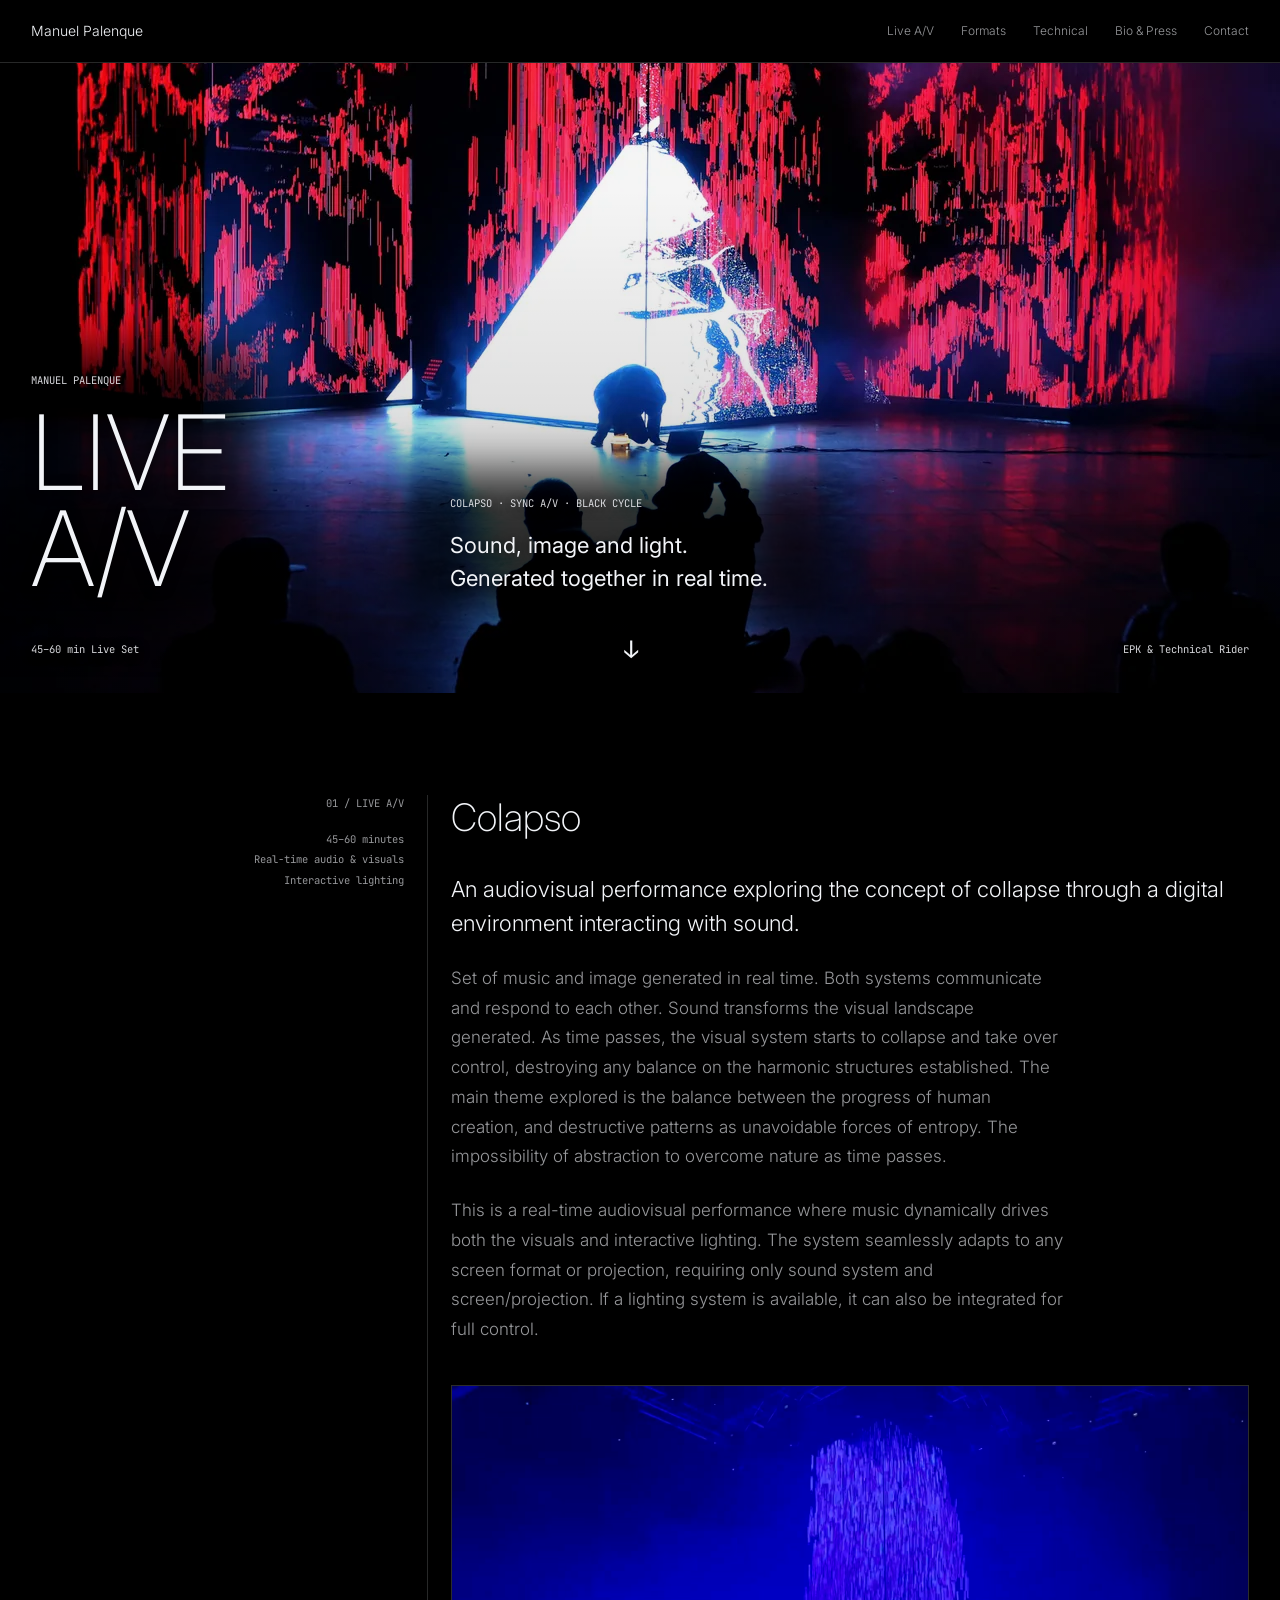
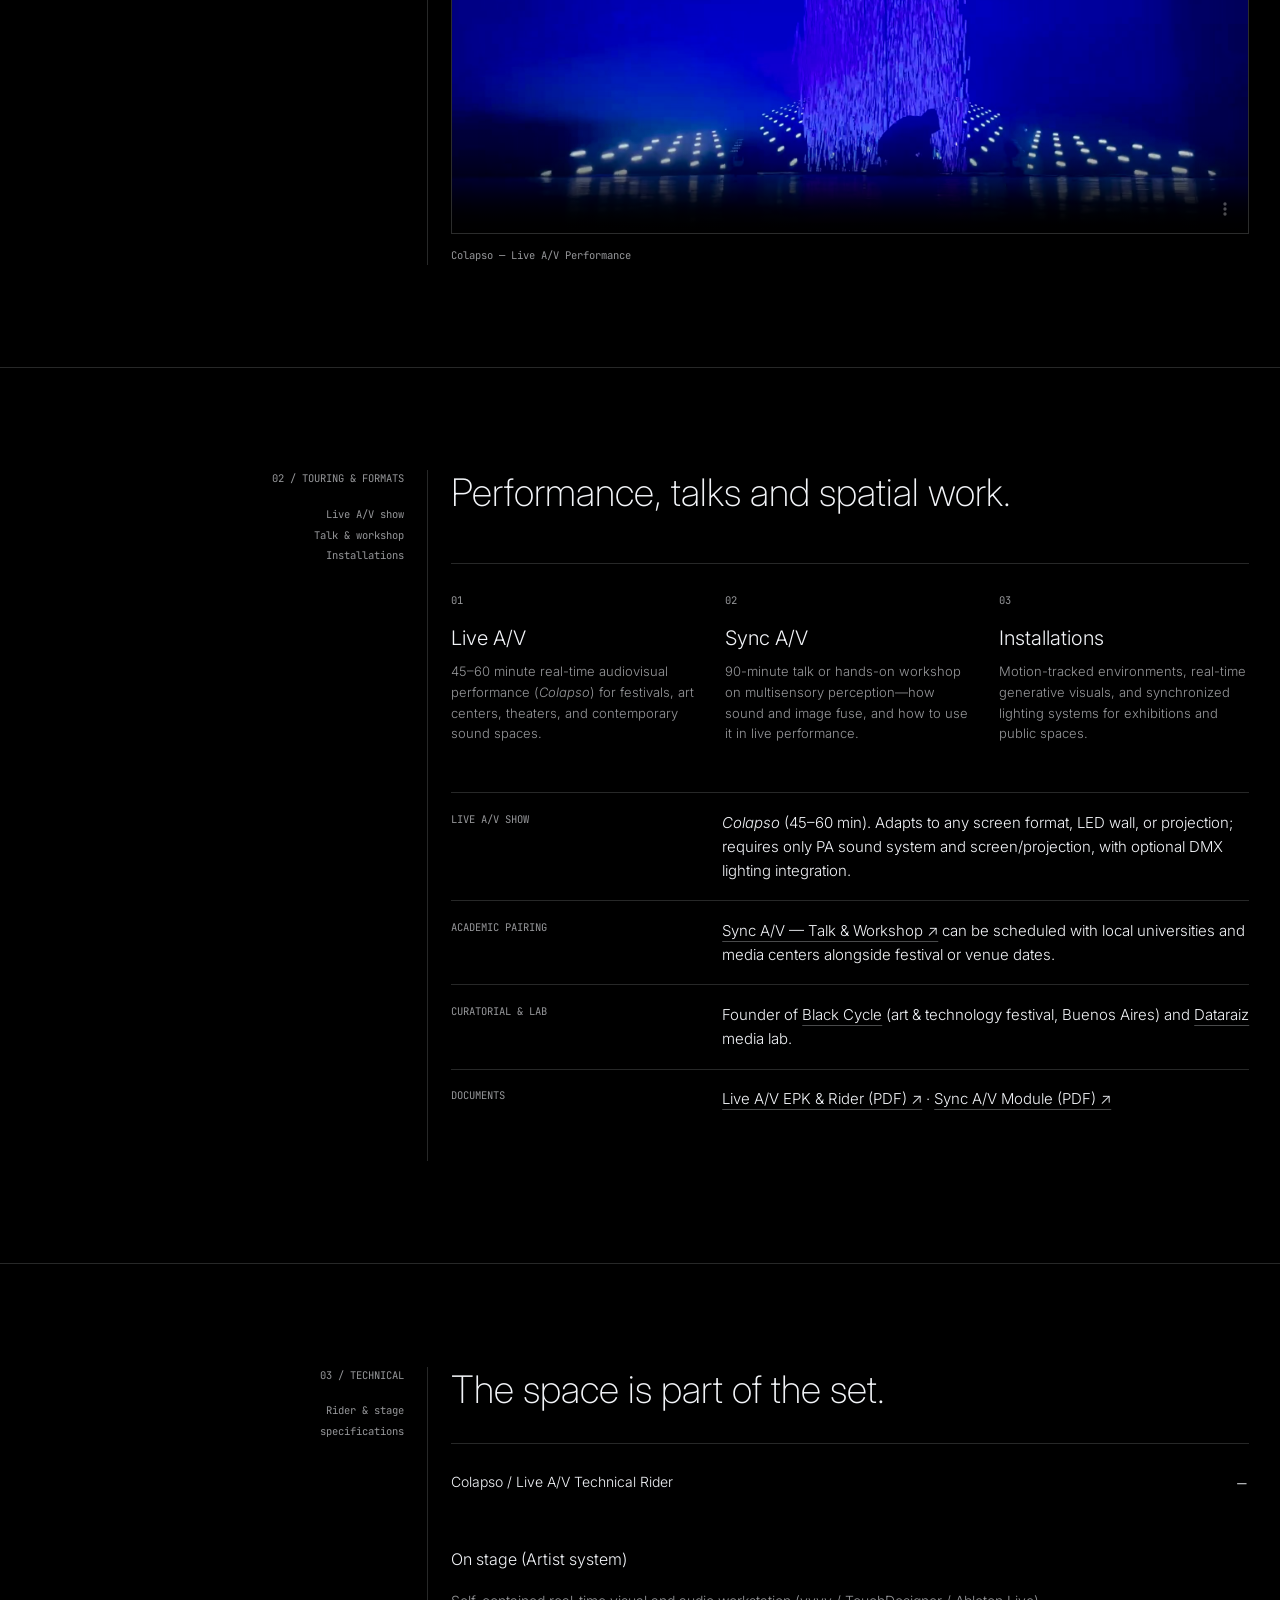
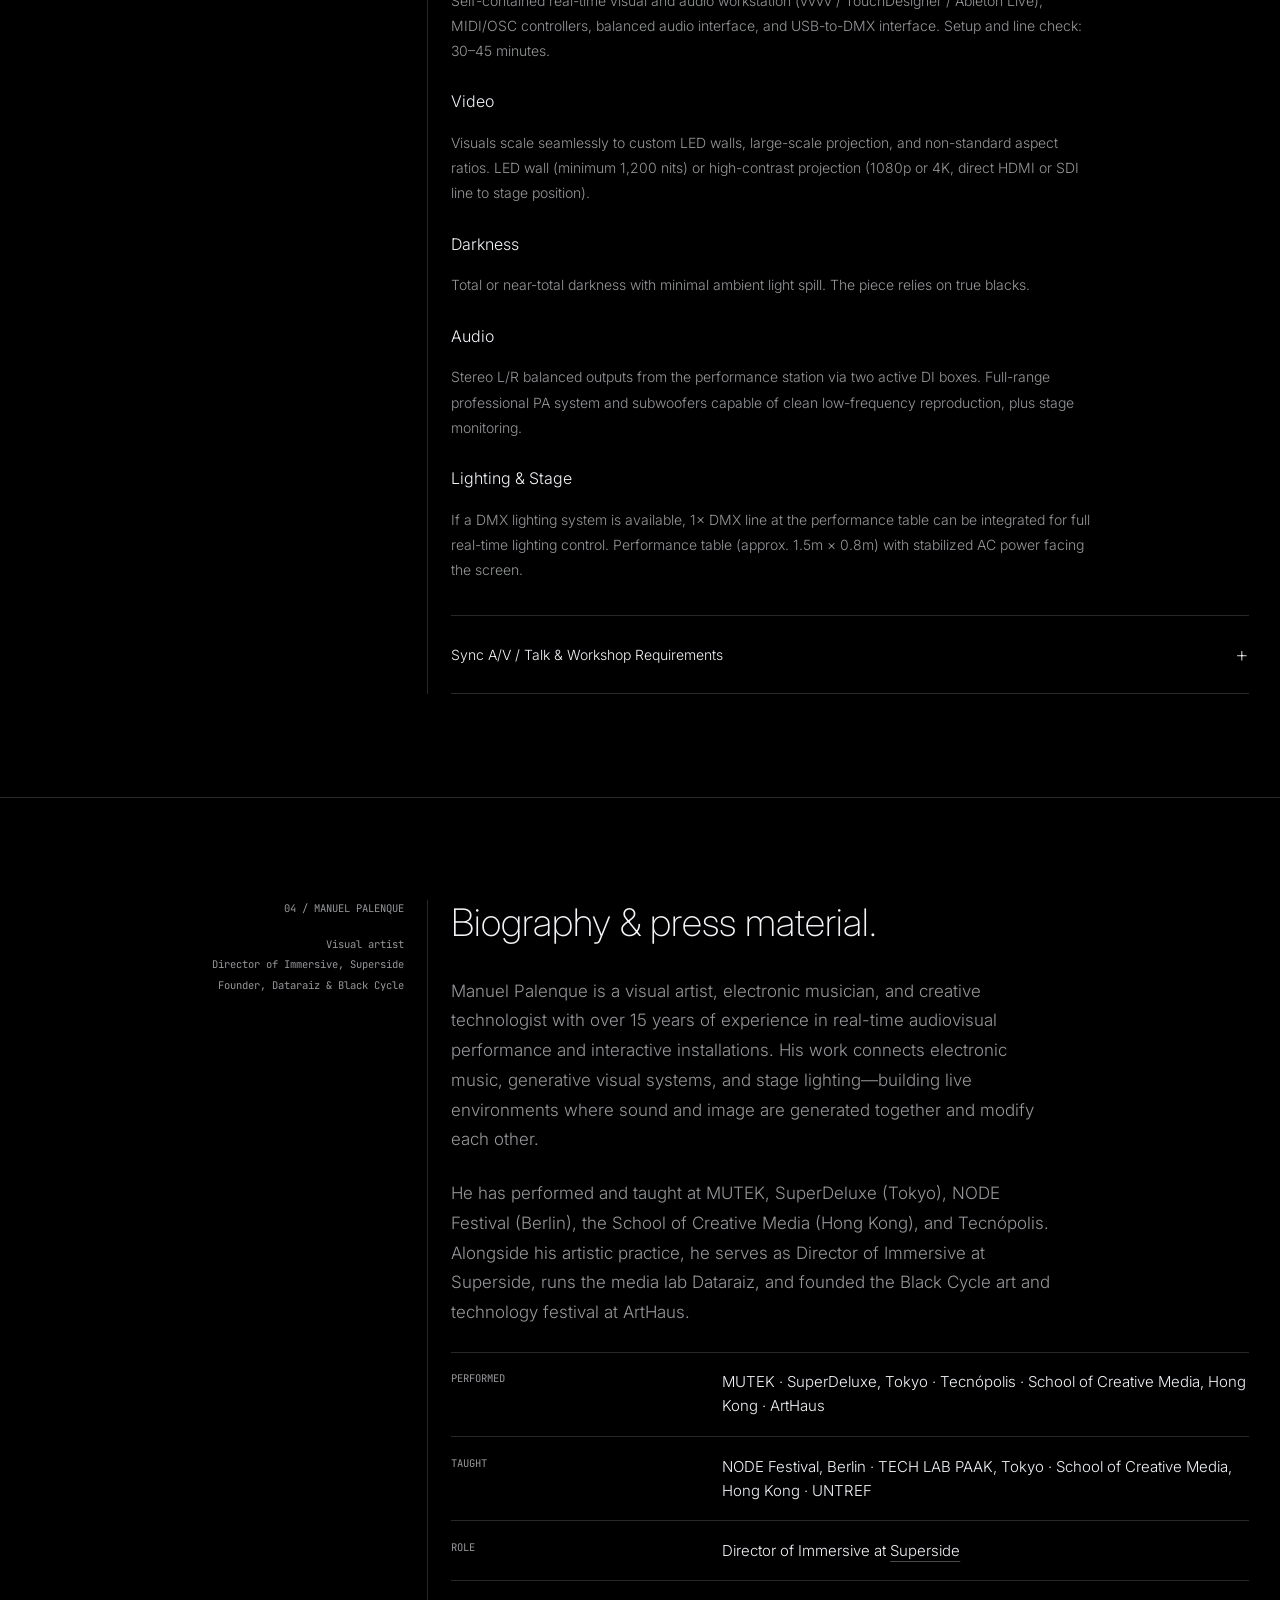
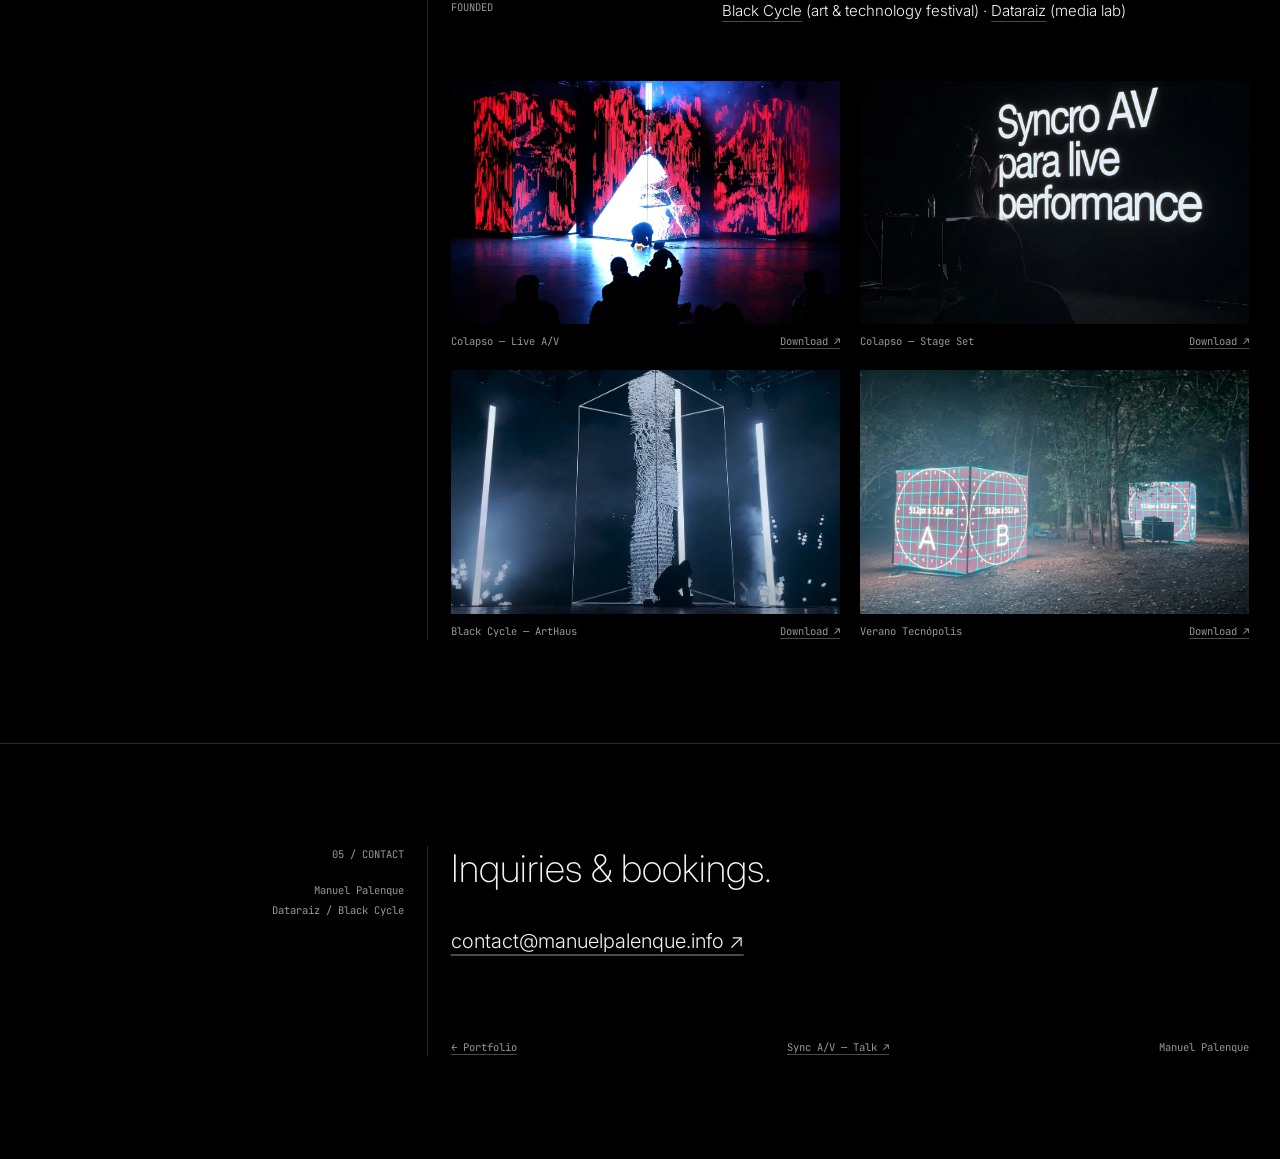
<file: booking/index.html>
<!doctype html>
<html lang="en">
  <head>
    <meta charset="UTF-8" />
    <meta name="viewport" content="width=device-width, initial-scale=1, viewport-fit=cover" />
    <meta name="description" content="Manuel Palenque — Colapso Live A/V performance, Sync A/V talk & workshop, and technical rider." />
    <title>Manuel Palenque — Live A/V &amp; EPK</title>
    <!-- Google Analytics 4 -->
    <script async src="https://www.googletagmanager.com/gtag/js?id=G-1R1W8FN1Y5"></script>
    <script>
      window.dataLayer = window.dataLayer || [];
      function gtag(){ dataLayer.push(arguments); }
      gtag('js', new Date());
      gtag('config', 'G-1R1W8FN1Y5');
    </script>
    <link rel="preconnect" href="https://fonts.googleapis.com" />
    <link rel="preconnect" href="https://fonts.gstatic.com" crossorigin />
    <link href="https://fonts.googleapis.com/css2?family=Inter:wght@200;300;400&family=JetBrains+Mono:wght@400&display=swap" rel="stylesheet" />
    <link rel="stylesheet" href="../curso/curso.css" />
    <style>
      .reel-stage {
        margin-top: 2.5rem;
      }
      .reel-frame {
        position: relative;
        width: 100%;
        aspect-ratio: 16 / 9;
        background: #050505;
        border: 1px solid var(--rule);
        overflow: hidden;
      }
      .reel-frame video {
        display: block;
        width: 100%;
        height: 100%;
        object-fit: cover;
      }
      .reel-bar {
        display: flex;
        flex-wrap: wrap;
        justify-content: space-between;
        align-items: center;
        gap: 0.75rem;
        padding-top: 0.9rem;
      }
      .reel-tabs {
        display: flex;
        flex-wrap: wrap;
        gap: 1.2rem;
      }
      .reel-tab {
        appearance: none;
        background: none;
        border: 0;
        padding: 0;
        color: var(--muted);
        font-family: "JetBrains Mono", monospace;
        font-size: 10.5px;
        text-transform: uppercase;
        cursor: pointer;
        border-bottom: 1px solid transparent;
        padding-bottom: 0.2rem;
      }
      .reel-tab:hover {
        color: var(--ink);
      }
      .reel-tab.is-active {
        color: var(--ink);
        border-bottom-color: var(--ink);
      }
      .press-grid {
        display: grid;
        grid-template-columns: repeat(2, minmax(0, 1fr));
        gap: 1.25rem;
        margin-top: 2.5rem;
      }
      .press-card img {
        width: 100%;
        aspect-ratio: 16 / 10;
        object-fit: cover;
        background: #080808;
      }
      .press-card figcaption {
        display: flex;
        justify-content: space-between;
        gap: 0.75rem;
        margin-top: 0.55rem;
      }
      @media (max-width: 640px) {
        .press-grid {
          grid-template-columns: 1fr;
        }
      }
    </style>
  </head>
  <body>
    <nav class="nav" aria-label="Primary navigation">
      <a class="signature" href="../">Manuel Palenque</a>
      <div class="nav-links">
        <a href="#live">Live A/V</a>
        <a href="#formats">Formats</a>
        <a href="#technical">Technical</a>
        <a href="#press">Bio &amp; Press</a>
        <a href="#contact">Contact</a>
      </div>
    </nav>

    <header class="hero">
      <img
        class="hero-image"
        src="../assets/portfolio/colapso.webp"
        alt="Colapso live audiovisual performance"
        fetchpriority="high"
        width="1280"
        height="854"
      />
      <div class="hero-title">
        <p class="label">Manuel Palenque</p>
        <h1>LIVE<br />A/V</h1>
      </div>
      <div class="hero-copy">
        <p class="label">Colapso · Sync A/V · Black Cycle</p>
        <p>Sound, image and light.<br />Generated together in real time.</p>
      </div>
      <div class="hero-bottom">
        <span>45–60 min Live Set</span>
        <a href="#live" aria-label="Scroll to Live A/V">↓</a>
        <span>EPK &amp; Technical Rider</span>
      </div>
    </header>

    <main>
      <section class="row section" id="live" aria-labelledby="live-title">
        <div class="rail">
          <p class="label">01 / Live A/V</p>
          <p class="rail-data">45–60 minutes<br />Real-time audio &amp; visuals<br />Interactive lighting</p>
        </div>
        <div class="col">
          <h2 id="live-title">Colapso</h2>
          <p class="body lead">
            An audiovisual performance exploring the concept of collapse through a digital environment interacting with sound.
          </p>
          <p class="body">
            Set of music and image generated in real time. Both systems communicate and respond to each other. Sound transforms the visual landscape generated. As time passes, the visual system starts to collapse and take over control, destroying any balance on the harmonic structures established. The main theme explored is the balance between the progress of human creation, and destructive patterns as unavoidable forces of entropy. The impossibility of abstraction to overcome nature as time passes.
          </p>
          <p class="body">
            This is a real-time audiovisual performance where music dynamically drives both the visuals and interactive lighting. The system seamlessly adapts to any screen format or projection, requiring only sound system and screen/projection. If a lighting system is available, it can also be integrated for full control.
          </p>

          <div class="reel-stage">
            <div class="reel-frame">
              <video
                id="epk-video"
                controls
                playsinline
                preload="metadata"
                poster="../assets/videos/posters/colapso-live.jpg"
                src="../assets/videos/colapso-live.mp4"
              ></video>
            </div>
            <figcaption>Colapso — Live A/V Performance</figcaption>
          </div>
        </div>
      </section>

      <section class="row section" id="formats" aria-labelledby="formats-title">
        <div class="rail">
          <p class="label">02 / Touring &amp; Formats</p>
          <p class="rail-data">Live A/V show<br />Talk &amp; workshop<br />Installations</p>
        </div>
        <div class="col">
          <h2 id="formats-title">Performance, talks and spatial work.</h2>
          <div class="topics">
            <div>
              <span class="label">01</span>
              <h3>Live A/V</h3>
              <p>45–60 minute real-time audiovisual performance (<em>Colapso</em>) for festivals, art centers, theaters, and contemporary sound spaces.</p>
            </div>
            <div>
              <span class="label">02</span>
              <h3>Sync A/V</h3>
              <p>90-minute talk or hands-on workshop on multisensory perception—how sound and image fuse, and how to use it in live performance.</p>
            </div>
            <div>
              <span class="label">03</span>
              <h3>Installations</h3>
              <p>Motion-tracked environments, real-time generative visuals, and synchronized lighting systems for exhibitions and public spaces.</p>
            </div>
          </div>

          <dl class="facts">
            <div>
              <dt>Live A/V Show</dt>
              <dd><em>Colapso</em> (45–60 min). Adapts to any screen format, LED wall, or projection; requires only PA sound system and screen/projection, with optional DMX lighting integration.</dd>
            </div>
            <div>
              <dt>Academic Pairing</dt>
              <dd><a href="../syncro-av/">Sync A/V — Talk &amp; Workshop ↗</a> can be scheduled with local universities and media centers alongside festival or venue dates.</dd>
            </div>
            <div>
              <dt>Curatorial &amp; Lab</dt>
              <dd>Founder of <a href="https://ciclonegro.dataraiz.io/" target="_blank" rel="noopener">Black Cycle</a> (art &amp; technology festival, Buenos Aires) and <a href="https://dataraiz.io" target="_blank" rel="noopener">Dataraiz</a> media lab.</dd>
            </div>
            <div>
              <dt>Documents</dt>
              <dd>
                <a href="./epk-live-av.pdf" target="_blank" rel="noopener">Live A/V EPK &amp; Rider (PDF) ↗</a> ·
                <a href="./syncro-av-visiting-artist.pdf" target="_blank" rel="noopener">Sync A/V Module (PDF) ↗</a>
              </dd>
            </div>
          </dl>
        </div>
      </section>

      <section class="row section" id="technical" aria-labelledby="technical-title">
        <div class="rail">
          <p class="label">03 / Technical</p>
          <p class="rail-data">Rider &amp; stage<br />specifications</p>
        </div>
        <div class="col">
          <h2 id="technical-title">The space is part of the set.</h2>

          <details open>
            <summary>Colapso / Live A/V Technical Rider</summary>
            <div class="detail-content">
              <h3>On stage (Artist system)</h3>
              <p>Self-contained real-time visual and audio workstation (vvvv / TouchDesigner / Ableton Live), MIDI/OSC controllers, balanced audio interface, and USB-to-DMX interface. Setup and line check: 30–45 minutes.</p>
              <h3>Video</h3>
              <p>Visuals scale seamlessly to custom LED walls, large-scale projection, and non-standard aspect ratios. LED wall (minimum 1,200 nits) or high-contrast projection (1080p or 4K, direct HDMI or SDI line to stage position).</p>
              <h3>Darkness</h3>
              <p>Total or near-total darkness with minimal ambient light spill. The piece relies on true blacks.</p>
              <h3>Audio</h3>
              <p>Stereo L/R balanced outputs from the performance station via two active DI boxes. Full-range professional PA system and subwoofers capable of clean low-frequency reproduction, plus stage monitoring.</p>
              <h3>Lighting &amp; Stage</h3>
              <p>If a DMX lighting system is available, 1× DMX line at the performance table can be integrated for full real-time lighting control. Performance table (approx. 1.5m × 0.8m) with stabilized AC power facing the screen.</p>
            </div>
          </details>

          <details>
            <summary>Sync A/V / Talk &amp; Workshop Requirements</summary>
            <div class="detail-content">
              <ul>
                <li>Room with controlled lighting, 1080p/4K projection or LED display, and stereo audio playback (HDMI/XLR) with clean low end.</li>
                <li>For the 90-minute talk: direct video/audio feed from lectern or desk; microphone for larger auditoriums.</li>
                <li>For the hands-on workshop: table for the live demonstration set, DMX lighting fixtures when available, and power strips for participants bringing laptops or controllers.</li>
              </ul>
            </div>
          </details>
        </div>
      </section>

      <section class="row section" id="press" aria-labelledby="press-title">
        <div class="rail">
          <p class="label">04 / Manuel Palenque</p>
          <p class="rail-data">Visual artist<br />Director of Immersive, Superside<br />Founder, Dataraiz &amp; Black Cycle</p>
        </div>
        <div class="col">
          <h2 id="press-title">Biography &amp; press material.</h2>
          <p class="body">
            Manuel Palenque is a visual artist, electronic musician, and creative technologist with over 15 years of experience in real-time audiovisual performance and interactive installations. His work connects electronic music, generative visual systems, and stage lighting—building live environments where sound and image are generated together and modify each other.
          </p>
          <p class="body">
            He has performed and taught at MUTEK, SuperDeluxe (Tokyo), NODE Festival (Berlin), the School of Creative Media (Hong Kong), and Tecnópolis. Alongside his artistic practice, he serves as Director of Immersive at Superside, runs the media lab Dataraiz, and founded the Black Cycle art and technology festival at ArtHaus.
          </p>

          <dl class="facts">
            <div>
              <dt>Performed</dt>
              <dd>MUTEK · SuperDeluxe, Tokyo · Tecnópolis · School of Creative Media, Hong Kong · ArtHaus</dd>
            </div>
            <div>
              <dt>Taught</dt>
              <dd>NODE Festival, Berlin · TECH LAB PAAK, Tokyo · School of Creative Media, Hong Kong · UNTREF</dd>
            </div>
            <div>
              <dt>Role</dt>
              <dd>Director of Immersive at <a href="https://www.superside.com/" target="_blank" rel="noopener">Superside</a></dd>
            </div>
            <div>
              <dt>Founded</dt>
              <dd><a href="https://ciclonegro.dataraiz.io/" target="_blank" rel="noopener">Black Cycle</a> (art &amp; technology festival) · <a href="https://dataraiz.io" target="_blank" rel="noopener">Dataraiz</a> (media lab)</dd>
            </div>
          </dl>

          <div class="press-grid">
            <figure class="press-card">
              <a href="../assets/portfolio/colapso.webp" target="_blank" rel="noopener">
                <img src="../assets/portfolio/colapso.webp" alt="Colapso live A/V performance" loading="lazy" />
              </a>
              <figcaption><span>Colapso — Live A/V</span><a href="../assets/portfolio/colapso.webp" download>Download ↗</a></figcaption>
            </figure>
            <figure class="press-card">
              <a href="../assets/curso/set.webp" target="_blank" rel="noopener">
                <img src="../assets/curso/set.webp" alt="Colapso stage setup" loading="lazy" />
              </a>
              <figcaption><span>Colapso — Stage Set</span><a href="../assets/curso/set.webp" download>Download ↗</a></figcaption>
            </figure>
            <figure class="press-card">
              <a href="../assets/curso/workshop.webp" target="_blank" rel="noopener">
                <img src="../assets/curso/workshop.webp" alt="Black Cycle festival at ArtHaus" loading="lazy" />
              </a>
              <figcaption><span>Black Cycle — ArtHaus</span><a href="../assets/curso/workshop.webp" download>Download ↗</a></figcaption>
            </figure>
            <figure class="press-card">
              <a href="../assets/portfolio/verano-tecnopolis.webp" target="_blank" rel="noopener">
                <img src="../assets/portfolio/verano-tecnopolis.webp" alt="Verano Tecnópolis interactive installation" loading="lazy" />
              </a>
              <figcaption><span>Verano Tecnópolis</span><a href="../assets/portfolio/verano-tecnopolis.webp" download>Download ↗</a></figcaption>
            </figure>
          </div>
        </div>
      </section>

      <footer class="row section contact" id="contact">
        <div class="rail">
          <p class="label">05 / Contact</p>
          <p class="rail-data">Manuel Palenque<br />Dataraiz / Black Cycle</p>
        </div>
        <div class="col">
          <h2>Inquiries &amp; bookings.</h2>
          <a class="contact-link" href="mailto:contact@manuelpalenque.info">contact@manuelpalenque.info ↗</a>
          <div class="footer-links">
            <a href="../">← Portfolio</a>
            <a href="../syncro-av/">Sync A/V — Talk ↗</a>
            <span>Manuel Palenque</span>
          </div>
        </div>
      </footer>
    </main>

    <script>
      (function () {
        const video = document.getElementById("epk-video");
        if (!video) return;
        video.muted = false;
        video.volume = 1;
        video.addEventListener("play", function () {
          video.muted = false;
          if (video.volume === 0) video.volume = 1;
        });
      })();
    </script>
  </body>
</html>
</file>
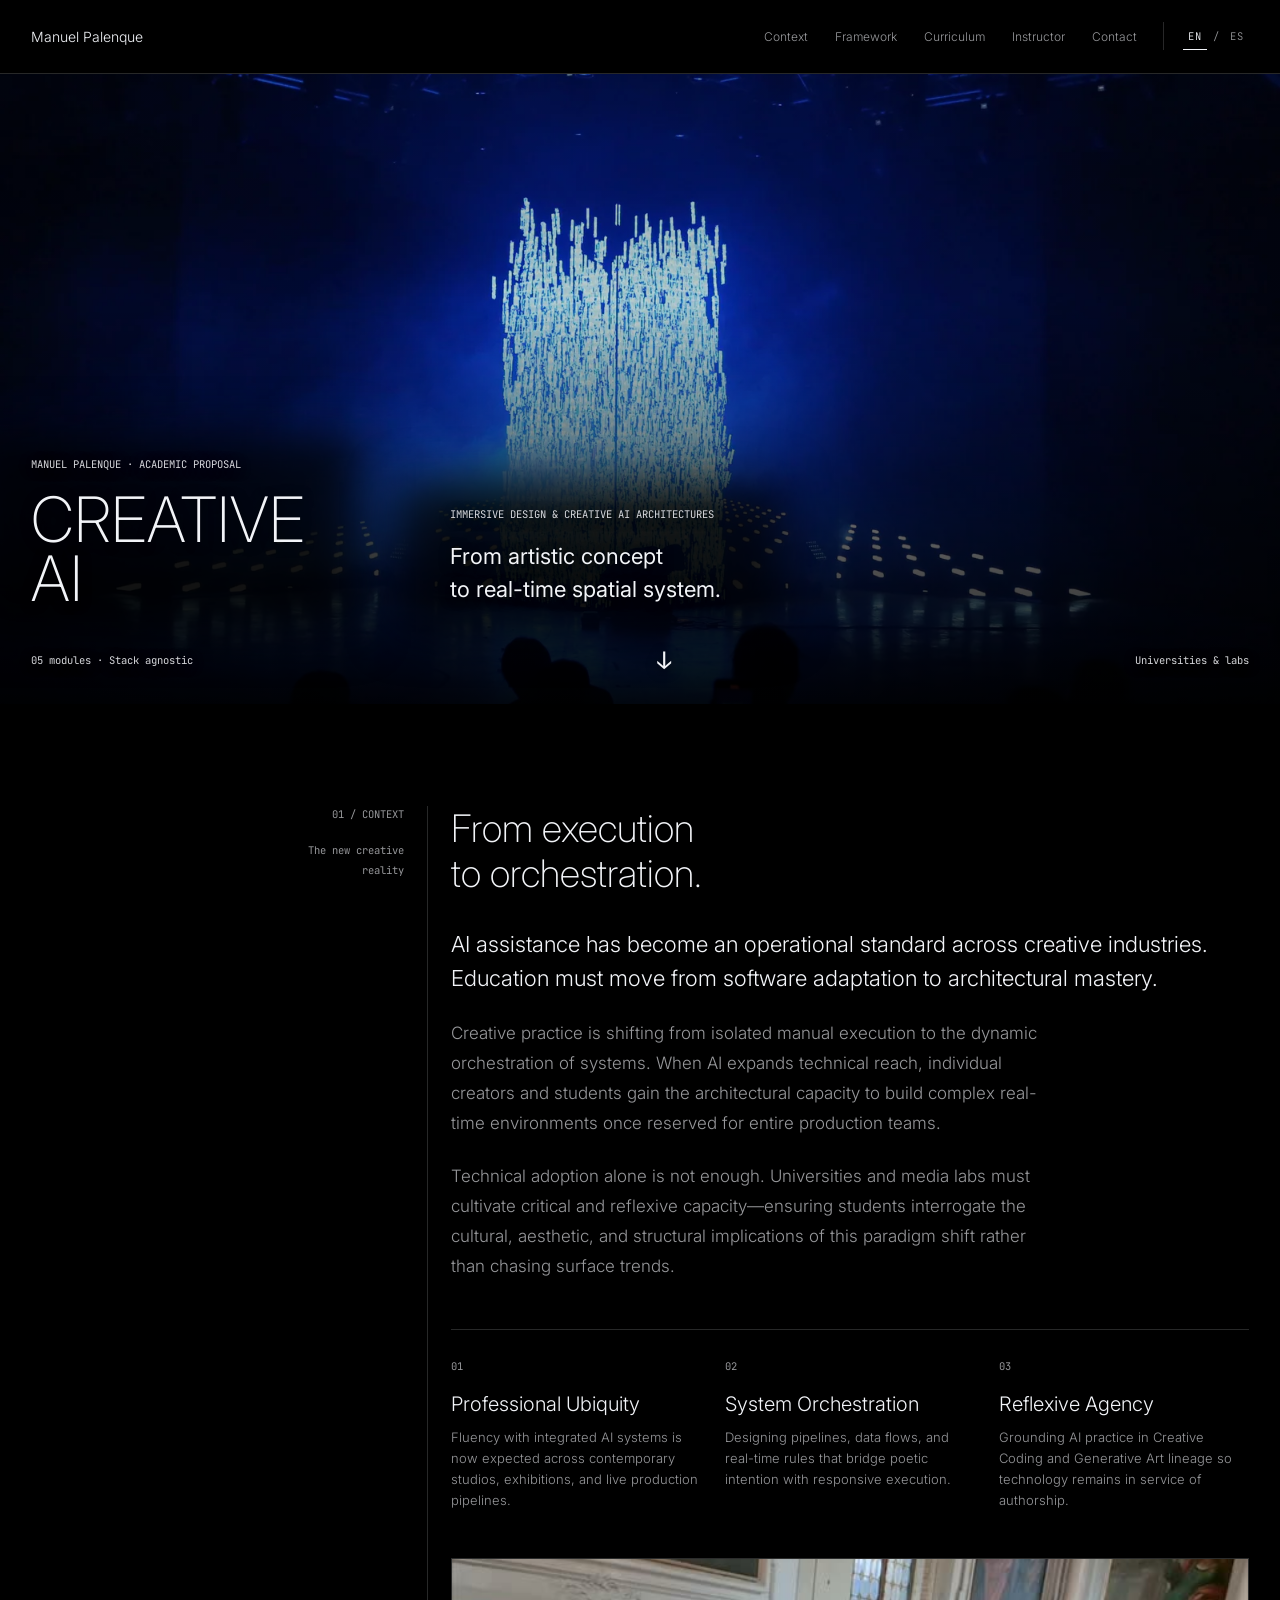
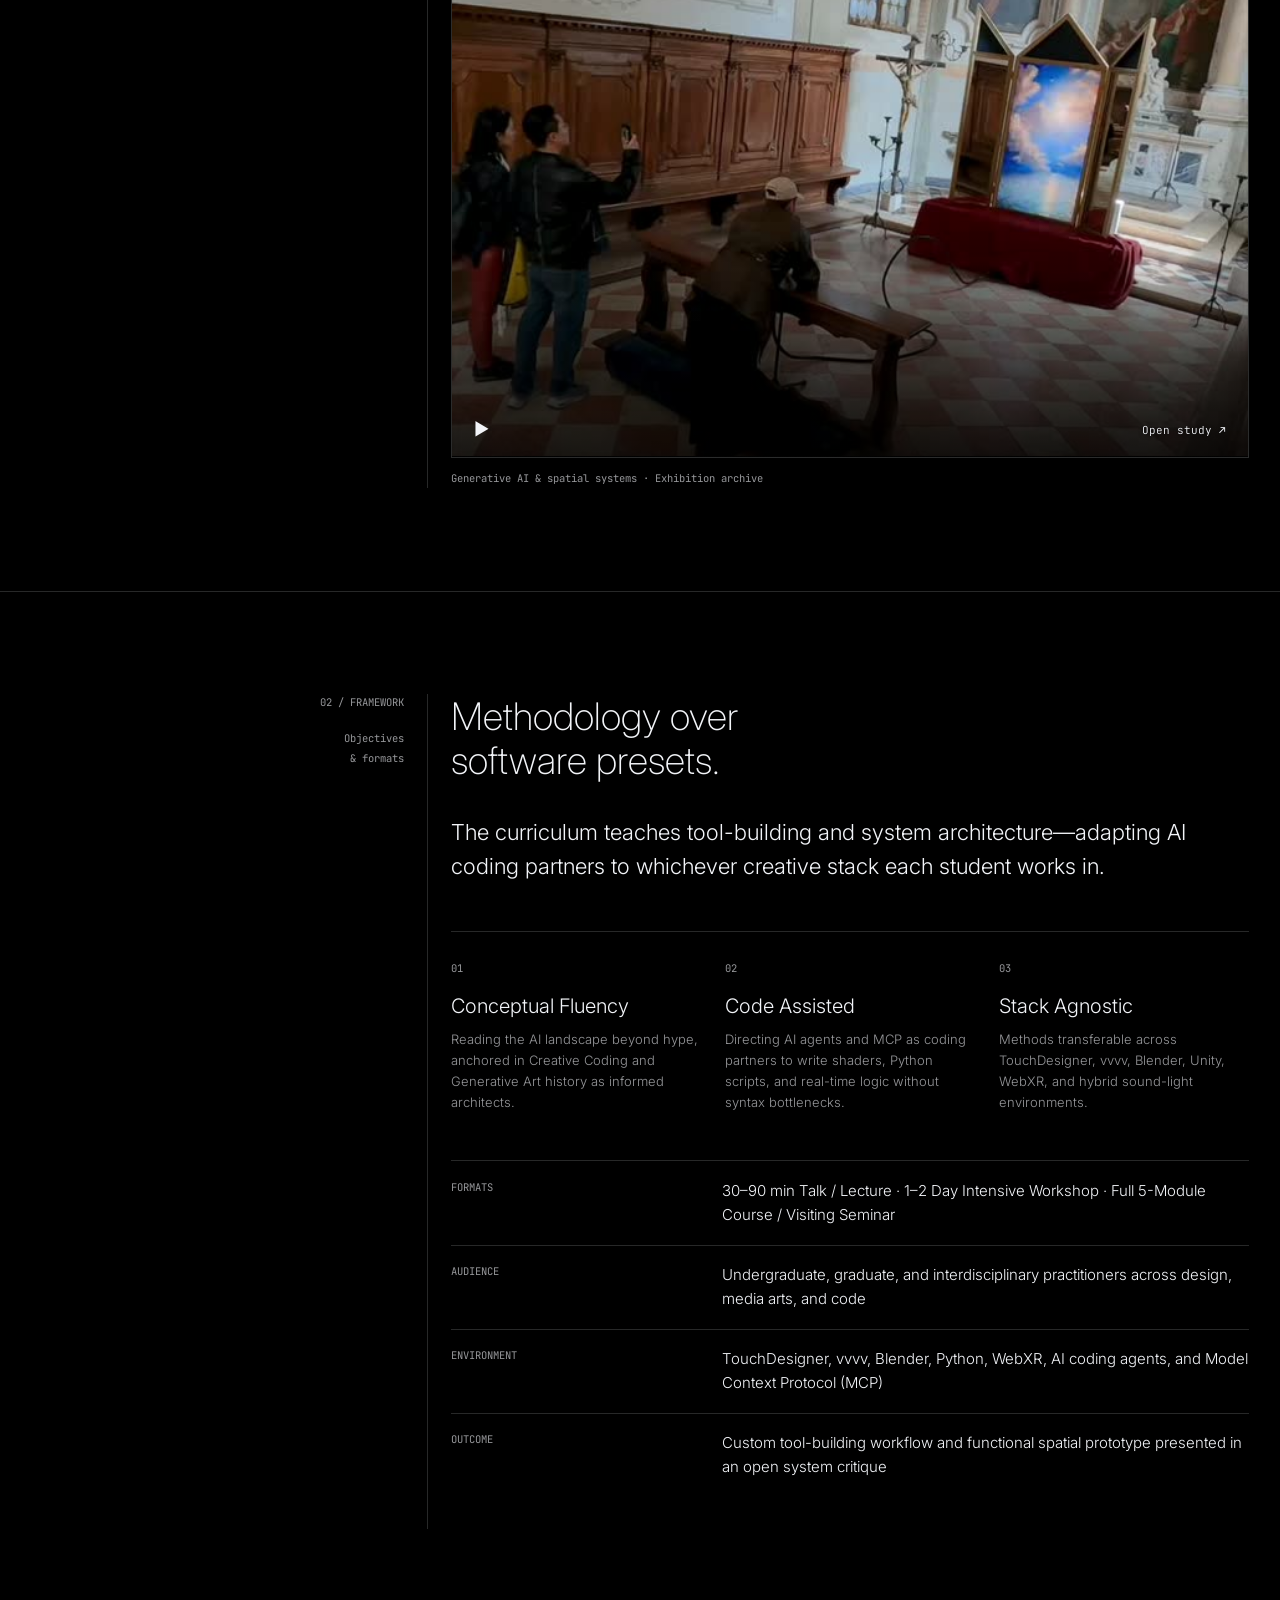
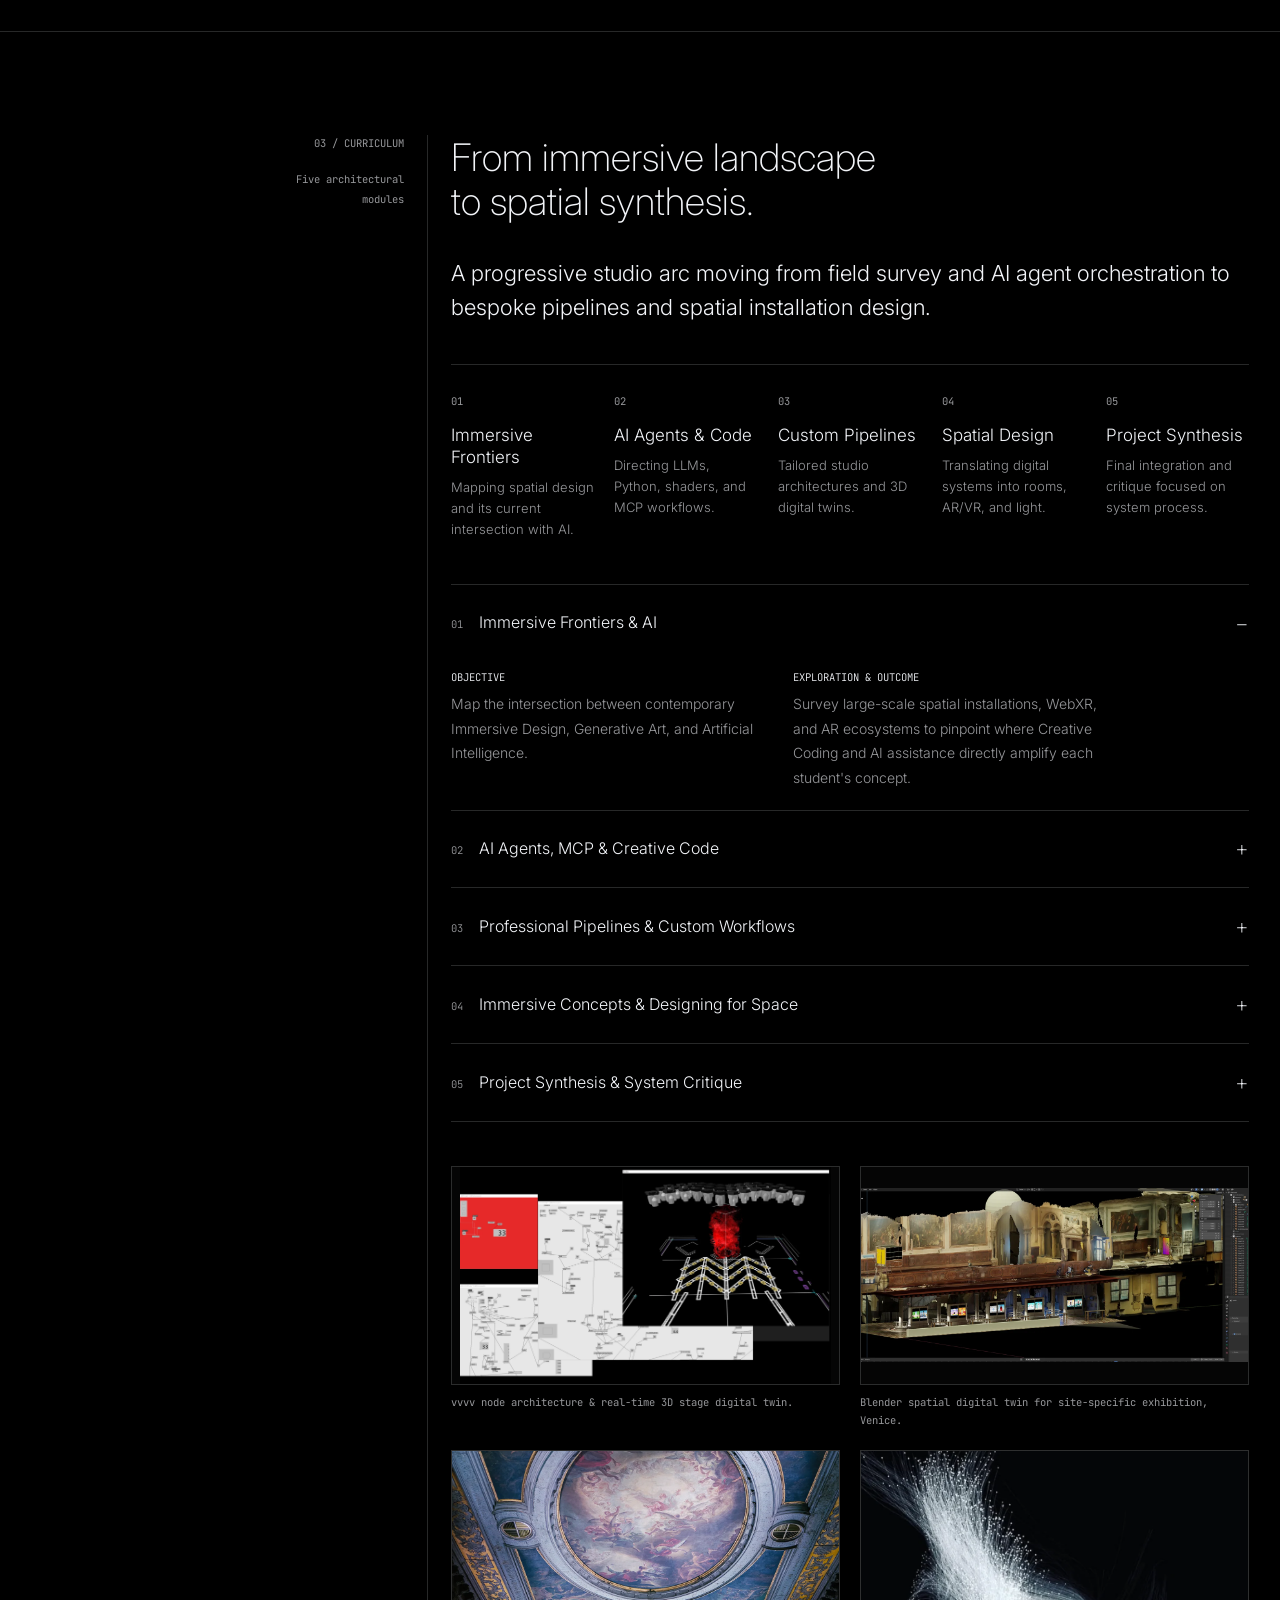
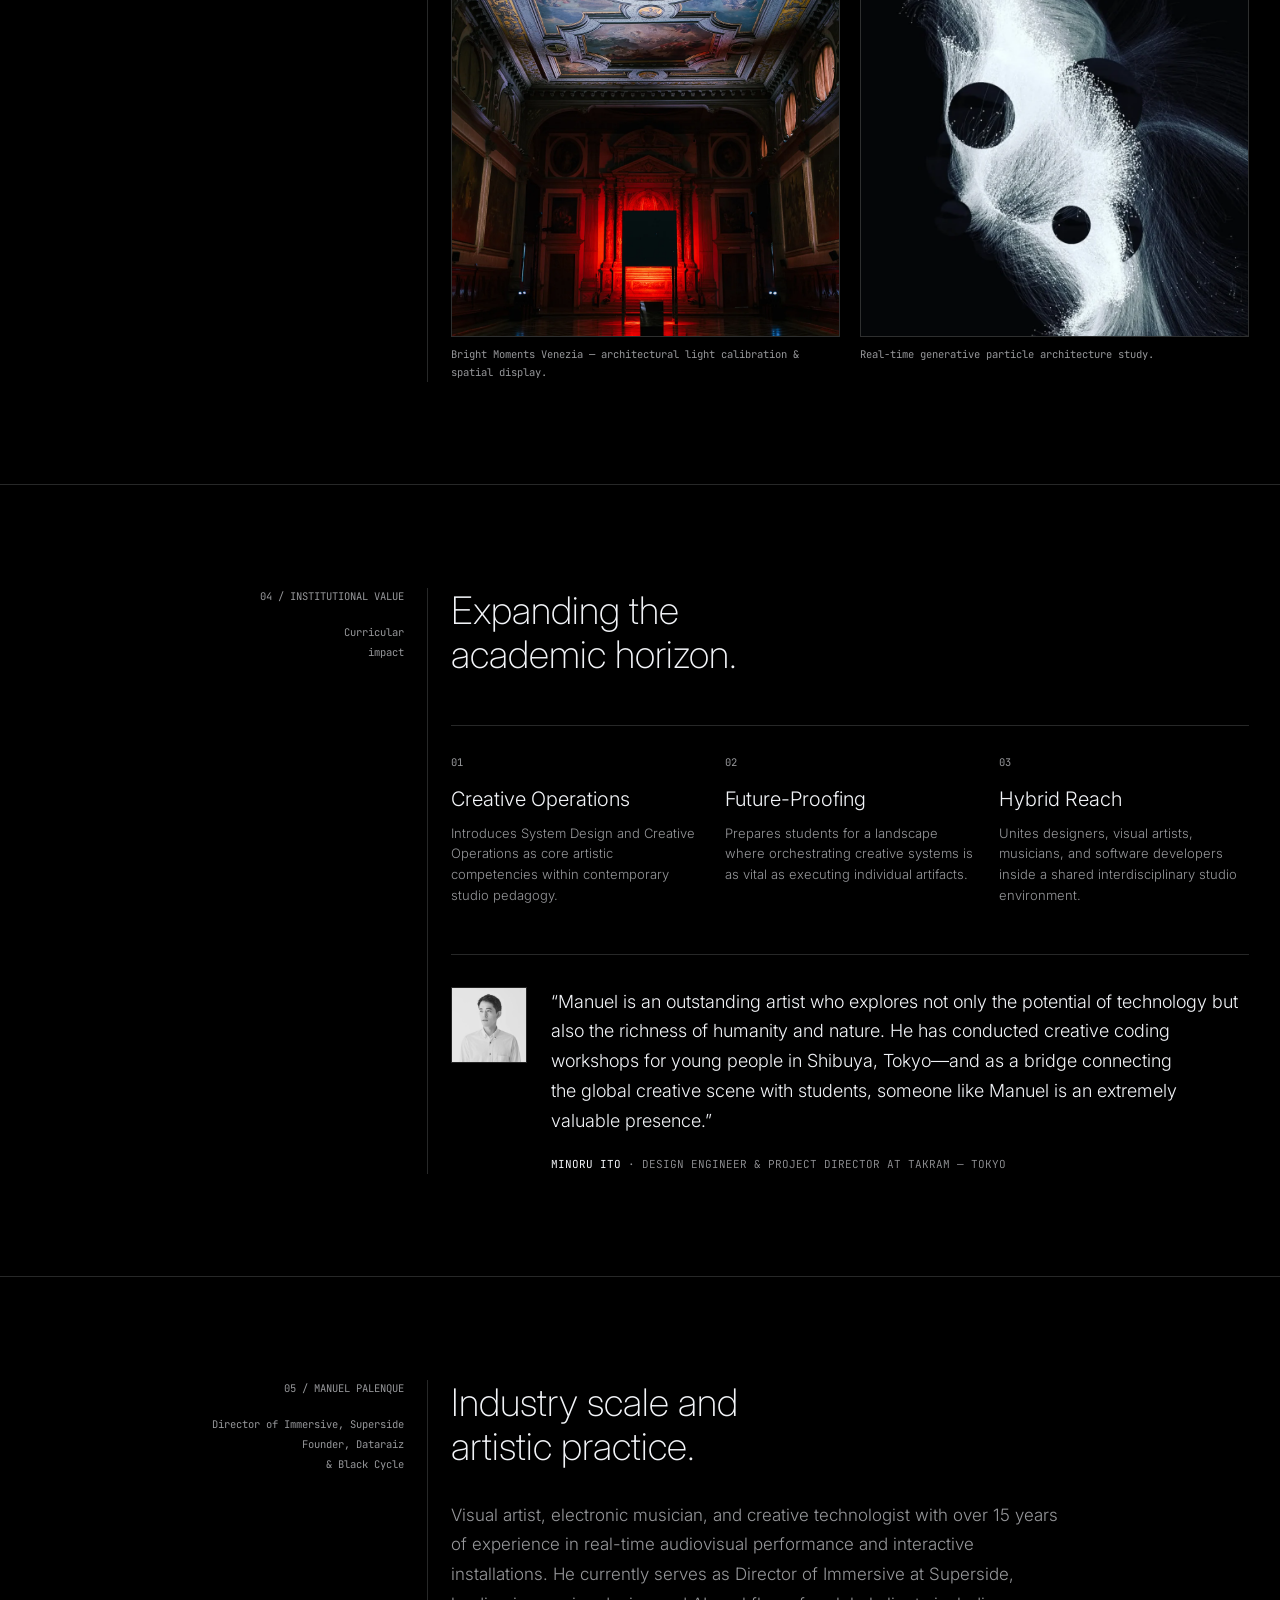
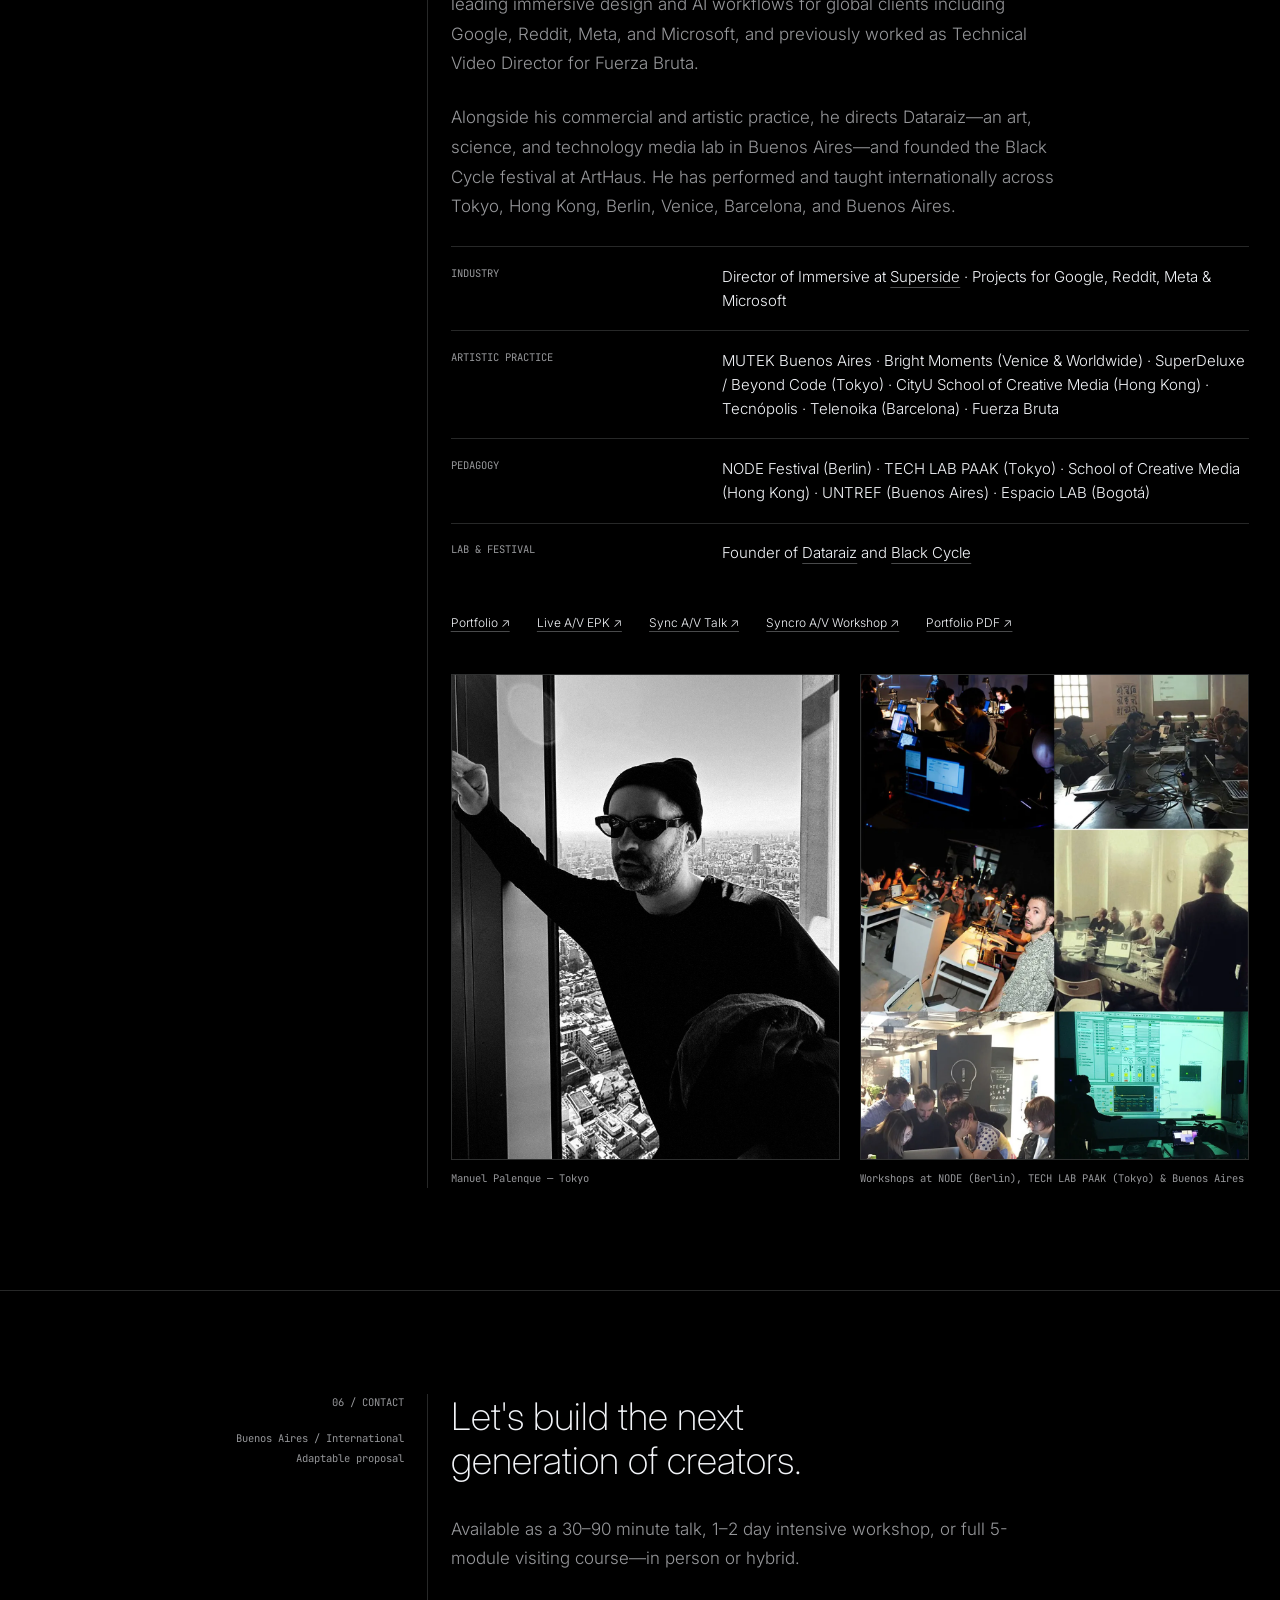
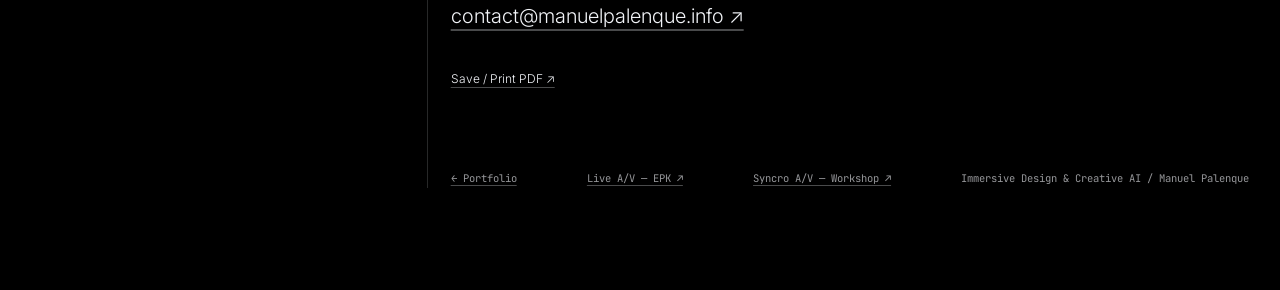
<file: course/index.html>
<!doctype html>
<html lang="en">
  <head>
    <meta charset="UTF-8" />
    <meta name="viewport" content="width=device-width, initial-scale=1, viewport-fit=cover" />
    <meta
      name="description"
      content="Academic proposal by Manuel Palenque: Immersive Design & Creative AI Architectures. From artistic concept and AI agents to real-time spatial systems."
    />
    <title>Immersive Design &amp; Creative AI Architectures · Course · Manuel Palenque</title>
    <meta property="og:type" content="website" />
    <meta property="og:title" content="Immersive Design &amp; Creative AI Architectures — Manuel Palenque" />
    <meta
      property="og:description"
      content="Course and workshop proposal bridging real-time spatial design, Creative Coding, and AI agent architectures."
    />
    <meta property="og:url" content="https://mpalenque.github.io/course/" />
    <meta property="og:image" content="https://mpalenque.github.io/assets/course/hero-stage.webp" />
    <meta name="twitter:card" content="summary_large_image" />
    <!-- Google Analytics 4 -->
    <script async src="https://www.googletagmanager.com/gtag/js?id=G-1R1W8FN1Y5"></script>
    <script>
      window.dataLayer = window.dataLayer || [];
      function gtag() {
        dataLayer.push(arguments);
      }
      gtag("js", new Date());
      gtag("config", "G-1R1W8FN1Y5");
    </script>
    <link rel="preconnect" href="https://fonts.googleapis.com" />
    <link rel="preconnect" href="https://fonts.gstatic.com" crossorigin />
    <link
      href="https://fonts.googleapis.com/css2?family=Inter:wght@200;300;400&family=JetBrains+Mono:wght@400&display=swap"
      rel="stylesheet"
    />
    <link rel="stylesheet" href="../curso/curso.css" />
    <link rel="stylesheet" href="./course.css" />
    <script src="./course.js" defer></script>
  </head>
  <body>
    <a class="skip-link visually-hidden" href="#main-content">Skip to content</a>

    <nav class="nav" aria-label="Primary navigation">
      <a class="signature" href="../">Manuel Palenque</a>
      <div class="nav-right">
        <div class="nav-links">
          <a href="#context" data-i18n="navContext">Context</a>
          <a href="#framework" data-i18n="navFramework">Framework</a>
          <a href="#curriculum" data-i18n="navCurriculum">Curriculum</a>
          <a href="#instructor" data-i18n="navInstructor">Instructor</a>
          <a href="#contact" data-i18n="navContact">Contact</a>
        </div>
        <div class="lang-switch" role="group" aria-label="Language">
          <button class="lang-btn" type="button" data-set-lang="en" aria-pressed="true">EN</button>
          <span aria-hidden="true">/</span>
          <button class="lang-btn" type="button" data-set-lang="es" aria-pressed="false">ES</button>
        </div>
      </div>
    </nav>

    <header class="hero">
      <img
        class="hero-image"
        src="../assets/course/hero-stage.webp"
        alt="Live audiovisual monolith installation with real-time blue particle column and audience silhouette"
        fetchpriority="high"
        width="1600"
        height="1067"
      />
      <div class="hero-title">
        <p class="label" data-i18n="heroKicker">Manuel Palenque · Academic Proposal</p>
        <h1 data-i18n-html="heroTitle">CREATIVE<br />AI</h1>
      </div>
      <div class="hero-copy">
        <p class="label" data-i18n="heroCopyLabel">Immersive Design &amp; Creative AI Architectures</p>
        <p data-i18n-html="heroCopyText">From artistic concept<br />to real-time spatial system.</p>
      </div>
      <div class="hero-bottom">
        <span data-i18n="heroMetaLeft">05 modules · Stack agnostic</span>
        <a href="#context" aria-label="Scroll to course context">↓</a>
        <span data-i18n="heroMetaRight">Universities &amp; labs</span>
      </div>
    </header>

    <main id="main-content" tabindex="-1">
      <!-- 01 / CONTEXT -->
      <section class="row section" id="context" aria-labelledby="context-title">
        <div class="rail">
          <p class="label" data-i18n="contextLabel">01 / Context</p>
          <p class="rail-data" data-i18n-html="contextRail">The new creative<br />reality</p>
        </div>
        <div class="col">
          <h2 id="context-title" data-i18n-html="contextTitle">From execution<br />to orchestration.</h2>
          <p class="body lead" data-i18n="contextLead">
            AI assistance has become an operational standard across creative industries. Education must move from software adaptation to architectural mastery.
          </p>
          <p class="body" data-i18n="contextBody1">
            Creative practice is shifting from isolated manual execution to the dynamic orchestration of systems. When AI expands technical reach, individual creators and students gain the architectural capacity to build complex real-time environments once reserved for entire production teams.
          </p>
          <p class="body" data-i18n="contextBody2">
            Technical adoption alone is not enough. Universities and media labs must cultivate critical and reflexive capacity—ensuring students interrogate the cultural, aesthetic, and structural implications of this paradigm shift rather than chasing surface trends.
          </p>

          <div class="topics">
            <div>
              <span class="label">01</span>
              <h3 data-i18n="contextPillar1Title">Professional Ubiquity</h3>
              <p data-i18n="contextPillar1Body">
                Fluency with integrated AI systems is now expected across contemporary studios, exhibitions, and live production pipelines.
              </p>
            </div>
            <div>
              <span class="label">02</span>
              <h3 data-i18n="contextPillar2Title">System Orchestration</h3>
              <p data-i18n="contextPillar2Body">
                Designing pipelines, data flows, and real-time rules that bridge poetic intention with responsive execution.
              </p>
            </div>
            <div>
              <span class="label">03</span>
              <h3 data-i18n="contextPillar3Title">Reflexive Agency</h3>
              <p data-i18n="contextPillar3Body">
                Grounding AI practice in Creative Coding and Generative Art lineage so technology remains in service of authorship.
              </p>
            </div>
          </div>

          <figure class="course-media">
            <button
              class="video-preview"
              type="button"
              aria-label="Play generative AI spatial study with player controls"
              data-title="Generative AI &amp; Spatial Systems"
            >
              <video
                muted
                loop
                playsinline
                preload="metadata"
                poster="../assets/videos/posters/AI.jpg"
                data-src="../assets/videos/comp/AI.webm"
                aria-label="Generative AI installation exhibition study"
              ></video>
              <span class="play-icon" aria-hidden="true">▶</span>
              <span class="video-caption" data-i18n="contextVideoAction">Open study ↗</span>
            </button>
            <figcaption data-i18n="contextVideoCaption">Generative AI &amp; spatial systems · Exhibition archive</figcaption>
          </figure>
        </div>
      </section>

      <!-- 02 / FRAMEWORK & FORMATS -->
      <section class="row section" id="framework" aria-labelledby="framework-title">
        <div class="rail">
          <p class="label" data-i18n="frameworkLabel">02 / Framework</p>
          <p class="rail-data" data-i18n-html="frameworkRail">Objectives<br />&amp; formats</p>
        </div>
        <div class="col">
          <h2 id="framework-title" data-i18n-html="frameworkTitle">Methodology over<br />software presets.</h2>
          <p class="body lead" data-i18n="frameworkLead">
            The curriculum teaches tool-building and system architecture—adapting AI coding partners to whichever creative stack each student works in.
          </p>

          <div class="topics">
            <div>
              <span class="label">01</span>
              <h3 data-i18n="obj1Title">Conceptual Fluency</h3>
              <p data-i18n="obj1Body">
                Reading the AI landscape beyond hype, anchored in Creative Coding and Generative Art history as informed architects.
              </p>
            </div>
            <div>
              <span class="label">02</span>
              <h3 data-i18n="obj2Title">Code Assisted</h3>
              <p data-i18n="obj2Body">
                Directing AI agents and MCP as coding partners to write shaders, Python scripts, and real-time logic without syntax bottlenecks.
              </p>
            </div>
            <div>
              <span class="label">03</span>
              <h3 data-i18n="obj3Title">Stack Agnostic</h3>
              <p data-i18n="obj3Body">
                Methods transferable across TouchDesigner, vvvv, Blender, Unity, WebXR, and hybrid sound-light environments.
              </p>
            </div>
          </div>

          <dl class="facts">
            <div>
              <dt data-i18n="factFormatsLabel">Formats</dt>
              <dd data-i18n="factFormatsValue">
                30–90 min Talk / Lecture · 1–2 Day Intensive Workshop · Full 5-Module Course / Visiting Seminar
              </dd>
            </div>
            <div>
              <dt data-i18n="factAudienceLabel">Audience</dt>
              <dd data-i18n="factAudienceValue">
                Undergraduate, graduate, and interdisciplinary practitioners across design, media arts, and code
              </dd>
            </div>
            <div>
              <dt data-i18n="factStackLabel">Environment</dt>
              <dd data-i18n="factStackValue">
                TouchDesigner, vvvv, Blender, Python, WebXR, AI coding agents, and Model Context Protocol (MCP)
              </dd>
            </div>
            <div>
              <dt data-i18n="factOutcomeLabel">Outcome</dt>
              <dd data-i18n="factOutcomeValue">
                Custom tool-building workflow and functional spatial prototype presented in an open system critique
              </dd>
            </div>
          </dl>
        </div>
      </section>

      <!-- 03 / CURRICULUM -->
      <section class="row section" id="curriculum" aria-labelledby="curriculum-title">
        <div class="rail">
          <p class="label" data-i18n="curriculumLabel">03 / Curriculum</p>
          <p class="rail-data" data-i18n-html="curriculumRail">Five architectural<br />modules</p>
        </div>
        <div class="col">
          <h2 id="curriculum-title" data-i18n-html="curriculumTitle">From immersive landscape<br />to spatial synthesis.</h2>
          <p class="body lead" data-i18n="curriculumLead">
            A progressive studio arc moving from field survey and AI agent orchestration to bespoke pipelines and spatial installation design.
          </p>

          <div class="roadmap" aria-label="Course progression">
            <div class="roadmap-step">
              <span class="label">01</span>
              <h3 data-i18n="step1Title">Immersive Frontiers</h3>
              <p data-i18n="step1Desc">Mapping spatial design and its current intersection with AI.</p>
            </div>
            <div class="roadmap-step">
              <span class="label">02</span>
              <h3 data-i18n="step2Title">AI Agents &amp; Code</h3>
              <p data-i18n="step2Desc">Directing LLMs, Python, shaders, and MCP workflows.</p>
            </div>
            <div class="roadmap-step">
              <span class="label">03</span>
              <h3 data-i18n="step3Title">Custom Pipelines</h3>
              <p data-i18n="step3Desc">Tailored studio architectures and 3D digital twins.</p>
            </div>
            <div class="roadmap-step">
              <span class="label">04</span>
              <h3 data-i18n="step4Title">Spatial Design</h3>
              <p data-i18n="step4Desc">Translating digital systems into rooms, AR/VR, and light.</p>
            </div>
            <div class="roadmap-step">
              <span class="label">05</span>
              <h3 data-i18n="step5Title">Project Synthesis</h3>
              <p data-i18n="step5Desc">Final integration and critique focused on system process.</p>
            </div>
          </div>

          <details open>
            <summary>
              <span class="summary-meta">
                <span class="summary-num">01</span>
                <span class="summary-title" data-i18n="mod1Title">Immersive Frontiers &amp; AI</span>
              </span>
            </summary>
            <div class="detail-content">
              <div class="detail-grid">
                <div>
                  <span class="detail-kicker" data-i18n="mod1ObjLabel">Objective</span>
                  <p data-i18n="mod1Obj">
                    Map the intersection between contemporary Immersive Design, Generative Art, and Artificial Intelligence.
                  </p>
                </div>
                <div>
                  <span class="detail-kicker" data-i18n="mod1ExpLabel">Exploration &amp; Outcome</span>
                  <p data-i18n="mod1Exp">
                    Survey large-scale spatial installations, WebXR, and AR ecosystems to pinpoint where Creative Coding and AI assistance directly amplify each student's concept.
                  </p>
                </div>
              </div>
            </div>
          </details>

          <details>
            <summary>
              <span class="summary-meta">
                <span class="summary-num">02</span>
                <span class="summary-title" data-i18n="mod2Title">AI Agents, MCP &amp; Creative Code</span>
              </span>
            </summary>
            <div class="detail-content">
              <div class="detail-grid">
                <div>
                  <span class="detail-kicker" data-i18n="mod2ObjLabel">Objective</span>
                  <p data-i18n="mod2Obj">
                    Demystify programming through AI Agents and the Model Context Protocol (MCP) to build bespoke creative tools.
                  </p>
                </div>
                <div>
                  <span class="detail-kicker" data-i18n="mod2ExpLabel">Exploration &amp; Outcome</span>
                  <p data-i18n="mod2Exp">
                    Direct LLMs as technical partners to generate Python scripts, shaders, and visual logic inside TouchDesigner or vvvv—turning students into technical directors of their own code.
                  </p>
                </div>
              </div>
            </div>
          </details>

          <details>
            <summary>
              <span class="summary-meta">
                <span class="summary-num">03</span>
                <span class="summary-title" data-i18n="mod3Title">Professional Pipelines &amp; Custom Workflows</span>
              </span>
            </summary>
            <div class="detail-content">
              <div class="detail-grid">
                <div>
                  <span class="detail-kicker" data-i18n="mod3ObjLabel">Objective</span>
                  <p data-i18n="mod3Obj">
                    Move beyond templates and presets by engineering custom production workflows modeled on commercial studio architectures.
                  </p>
                </div>
                <div>
                  <span class="detail-kicker" data-i18n="mod3ExpLabel">Exploration &amp; Outcome</span>
                  <p data-i18n="mod3Exp">
                    Build modular node graphs, real-time parameter routing, and 3D digital twin pre-visualization systems ready to scale to physical exhibitions and live stages.
                  </p>
                </div>
              </div>
            </div>
          </details>

          <details>
            <summary>
              <span class="summary-meta">
                <span class="summary-num">04</span>
                <span class="summary-title" data-i18n="mod4Title">Immersive Concepts &amp; Designing for Space</span>
              </span>
            </summary>
            <div class="detail-content">
              <div class="detail-grid">
                <div>
                  <span class="detail-kicker" data-i18n="mod4ObjLabel">Objective</span>
                  <p data-i18n="mod4Obj">
                    Translate digital assets and generative logic into physical, perceptual spatial experiences.
                  </p>
                </div>
                <div>
                  <span class="detail-kicker" data-i18n="mod4ExpLabel">Exploration &amp; Outcome</span>
                  <p data-i18n="mod4Exp">
                    Examine how digital media inhabits architecture across AR, VR, LED walls, projection, and DMX lighting—designing works that alter physical perception.
                  </p>
                </div>
              </div>
            </div>
          </details>

          <details>
            <summary>
              <span class="summary-meta">
                <span class="summary-num">05</span>
                <span class="summary-title" data-i18n="mod5Title">Project Synthesis &amp; System Critique</span>
              </span>
            </summary>
            <div class="detail-content">
              <div class="detail-grid">
                <div>
                  <span class="detail-kicker" data-i18n="mod5ObjLabel">Objective</span>
                  <p data-i18n="mod5Obj">
                    Integrate custom-built tools into a coherent immersive project where AI functions as structural architecture rather than surface decoration.
                  </p>
                </div>
                <div>
                  <span class="detail-kicker" data-i18n="mod5ExpLabel">Exploration &amp; Outcome</span>
                  <p data-i18n="mod5Exp">
                    Final presentation and structured critique evaluating the underlying process, system design, and spatial execution alongside the visual artifact.
                  </p>
                </div>
              </div>
            </div>
          </details>

          <div class="plate-grid">
            <figure class="plate-card plate-card--tech">
              <img
                src="../assets/course/vvvv-digital-twin.webp"
                alt="vvvv visual node programming graph next to a real-time 3D digital twin stage with lighting fixtures and red particle column"
                width="1600"
                height="935"
                loading="lazy"
              />
              <figcaption data-i18n="plate1Caption">
                vvvv node architecture &amp; real-time 3D stage digital twin.
              </figcaption>
            </figure>
            <figure class="plate-card plate-card--tech">
              <img
                src="../assets/portfolio/bm-venezia-slide-15-3.webp"
                alt="Blender 3D photogrammetry spatial digital twin inside a Venetian church showing screen placement"
                width="1280"
                height="576"
                loading="lazy"
              />
              <figcaption data-i18n="plate2Caption">
                Blender spatial digital twin for site-specific exhibition, Venice.
              </figcaption>
            </figure>
            <figure class="plate-card plate-card--portrait">
              <img
                src="../assets/course/venezia-spatial.webp"
                alt="Bright Moments Venezia installation with red architectural lighting and vertical screen inside a Renaissance church"
                width="1200"
                height="1800"
                loading="lazy"
              />
              <figcaption data-i18n="plate3Caption">
                Bright Moments Venezia — architectural light calibration &amp; spatial display.
              </figcaption>
            </figure>
            <figure class="plate-card plate-card--portrait">
              <img
                src="../assets/course/particles-study.webp"
                alt="Monochrome real-time generative particle field curving around dark spherical attractors"
                width="1120"
                height="1168"
                loading="lazy"
              />
              <figcaption data-i18n="plate4Caption">
                Real-time generative particle architecture study.
              </figcaption>
            </figure>
          </div>
        </div>
      </section>

      <!-- 04 / INSTITUTIONAL VALUE -->
      <section class="row section" id="value" aria-labelledby="value-title">
        <div class="rail">
          <p class="label" data-i18n="valueLabel">04 / Institutional Value</p>
          <p class="rail-data" data-i18n-html="valueRail">Curricular<br />impact</p>
        </div>
        <div class="col">
          <h2 id="value-title" data-i18n-html="valueTitle">Expanding the<br />academic horizon.</h2>

          <div class="topics">
            <div>
              <span class="label">01</span>
              <h3 data-i18n="val1Title">Creative Operations</h3>
              <p data-i18n="val1Body">
                Introduces System Design and Creative Operations as core artistic competencies within contemporary studio pedagogy.
              </p>
            </div>
            <div>
              <span class="label">02</span>
              <h3 data-i18n="val2Title">Future-Proofing</h3>
              <p data-i18n="val2Body">
                Prepares students for a landscape where orchestrating creative systems is as vital as executing individual artifacts.
              </p>
            </div>
            <div>
              <span class="label">03</span>
              <h3 data-i18n="val3Title">Hybrid Reach</h3>
              <p data-i18n="val3Body">
                Unites designers, visual artists, musicians, and software developers inside a shared interdisciplinary studio environment.
              </p>
            </div>
          </div>

          <div class="endorsement">
            <img
              class="endorsement-avatar"
              src="../assets/course/minoru-ito.webp"
              alt="Minoru Ito, Design Engineer and Project Director at Takram Tokyo"
              width="480"
              height="480"
              loading="lazy"
            />
            <blockquote>
              <p class="endorsement-quote" data-i18n="quoteText">
                “Manuel is an outstanding artist who explores not only the potential of technology but also the richness of humanity and nature. He has conducted creative coding workshops for young people in Shibuya, Tokyo—and as a bridge connecting the global creative scene with students, someone like Manuel is an extremely valuable presence.”
              </p>
              <p class="endorsement-author">
                <strong>Minoru Ito</strong> ·
                <span data-i18n="quoteRole">Design Engineer &amp; Project Director at Takram — Tokyo</span>
              </p>
            </blockquote>
          </div>
        </div>
      </section>

      <!-- 05 / INSTRUCTOR -->
      <section class="row section" id="instructor" aria-labelledby="instructor-title">
        <div class="rail">
          <p class="label" data-i18n="instructorLabel">05 / Manuel Palenque</p>
          <p class="rail-data" data-i18n-html="instructorRail">Director of Immersive, Superside<br />Founder, Dataraiz<br />&amp; Black Cycle</p>
        </div>
        <div class="col">
          <h2 id="instructor-title" data-i18n-html="instructorTitle">Industry scale and<br />artistic practice.</h2>
          <p class="body" data-i18n="instructorBody1">
            Visual artist, electronic musician, and creative technologist with over 15 years of experience in real-time audiovisual performance and interactive installations. He currently serves as Director of Immersive at Superside, leading immersive design and AI workflows for global clients including Google, Reddit, Meta, and Microsoft, and previously worked as Technical Video Director for Fuerza Bruta.
          </p>
          <p class="body" data-i18n="instructorBody2">
            Alongside his commercial and artistic practice, he directs Dataraiz—an art, science, and technology media lab in Buenos Aires—and founded the Black Cycle festival at ArtHaus. He has performed and taught internationally across Tokyo, Hong Kong, Berlin, Venice, Barcelona, and Buenos Aires.
          </p>

          <dl class="facts">
            <div>
              <dt data-i18n="credRoleLabel">Industry</dt>
              <dd data-i18n-html="credRoleVal">
                Director of Immersive at <a href="https://www.superside.com/" target="_blank" rel="noopener">Superside</a> · Projects for Google, Reddit, Meta &amp; Microsoft
              </dd>
            </div>
            <div>
              <dt data-i18n="credArtLabel">Artistic Practice</dt>
              <dd data-i18n="credArtVal">
                MUTEK Buenos Aires · Bright Moments (Venice &amp; Worldwide) · SuperDeluxe / Beyond Code (Tokyo) · CityU School of Creative Media (Hong Kong) · Tecnópolis · Telenoika (Barcelona) · Fuerza Bruta
              </dd>
            </div>
            <div>
              <dt data-i18n="credPedLabel">Pedagogy</dt>
              <dd data-i18n="credPedVal">
                NODE Festival (Berlin) · TECH LAB PAAK (Tokyo) · School of Creative Media (Hong Kong) · UNTREF (Buenos Aires) · Espacio LAB (Bogotá)
              </dd>
            </div>
            <div>
              <dt data-i18n="credLabLabel">Lab &amp; Festival</dt>
              <dd data-i18n-html="credLabVal">
                Founder of <a href="https://dataraiz.io" target="_blank" rel="noopener">Dataraiz</a> and <a href="https://ciclonegro.dataraiz.io/" target="_blank" rel="noopener">Black Cycle</a>
              </dd>
            </div>
          </dl>

          <div class="text-links">
            <a href="../" data-i18n="linkPortfolio">Portfolio ↗</a>
            <a href="../epk/" data-i18n="linkEpk">Live A/V EPK ↗</a>
            <a href="../syncro-av/" data-i18n="linkSyncTalk">Sync A/V Talk ↗</a>
            <a href="../curso/" data-i18n="linkSyncWorkshop">Syncro A/V Workshop ↗</a>
            <a href="../Manuel Palenque portfolio.pdf" target="_blank" rel="noopener" data-i18n="linkPortfolioPdf">Portfolio PDF ↗</a>
          </div>

          <div class="plate-grid">
            <figure class="plate-card plate-card--portrait">
              <img
                src="../assets/portfolio/manuel.jpg"
                alt="Manuel Palenque standing by a high window overlooking Tokyo"
                width="1116"
                height="1395"
                loading="lazy"
              />
              <figcaption data-i18n="portraitCaption">Manuel Palenque — Tokyo</figcaption>
            </figure>
            <figure class="plate-card plate-card--portrait">
              <img
                src="../assets/course/workshops-archive.webp"
                alt="Collage of creative coding and audiovisual workshops led by Manuel Palenque in Berlin, Tokyo, and Buenos Aires"
                width="1100"
                height="1499"
                loading="lazy"
              />
              <figcaption data-i18n="workshopsCaption">
                Workshops at NODE (Berlin), TECH LAB PAAK (Tokyo) &amp; Buenos Aires
              </figcaption>
            </figure>
          </div>
        </div>
      </section>

      <!-- 06 / CONTACT -->
      <footer class="row section contact" id="contact">
        <div class="rail">
          <p class="label" data-i18n="contactLabel">06 / Contact</p>
          <p class="rail-data" data-i18n-html="contactRail">Buenos Aires / International<br />Adaptable proposal</p>
        </div>
        <div class="col">
          <h2 data-i18n-html="contactTitle">Let's build the next<br />generation of creators.</h2>
          <p class="body" data-i18n="contactBody">
            Available as a 30–90 minute talk, 1–2 day intensive workshop, or full 5-module visiting course—in person or hybrid.
          </p>
          <a
            class="contact-link"
            href="mailto:contact@manuelpalenque.info?subject=Course%20Proposal%20%E2%80%94%20Immersive%20Design%20%26%20Creative%20AI"
          >
            contact@manuelpalenque.info ↗
          </a>
          <div class="text-links">
            <button class="action-link" type="button" data-print-pdf data-i18n="printBtn">Save / Print PDF ↗</button>
          </div>
          <div class="footer-links">
            <a href="../" data-i18n="footerBack">← Portfolio</a>
            <a href="../epk/" data-i18n="footerEpk">Live A/V — EPK ↗</a>
            <a href="../curso/" data-i18n="footerWorkshop">Syncro A/V — Workshop ↗</a>
            <span data-i18n="footerTag">Immersive Design &amp; Creative AI / Manuel Palenque</span>
          </div>
        </div>
      </footer>
    </main>

    <dialog class="video-dialog" aria-label="Generative study video player">
      <div class="dialog-bar">
        <span class="label">Generative AI &amp; Spatial Systems</span>
        <button class="close-video" type="button" aria-label="Close video" title="Close video">×</button>
      </div>
      <video class="full-video" controls playsinline preload="none"></video>
    </dialog>
  </body>
</html>
</file>
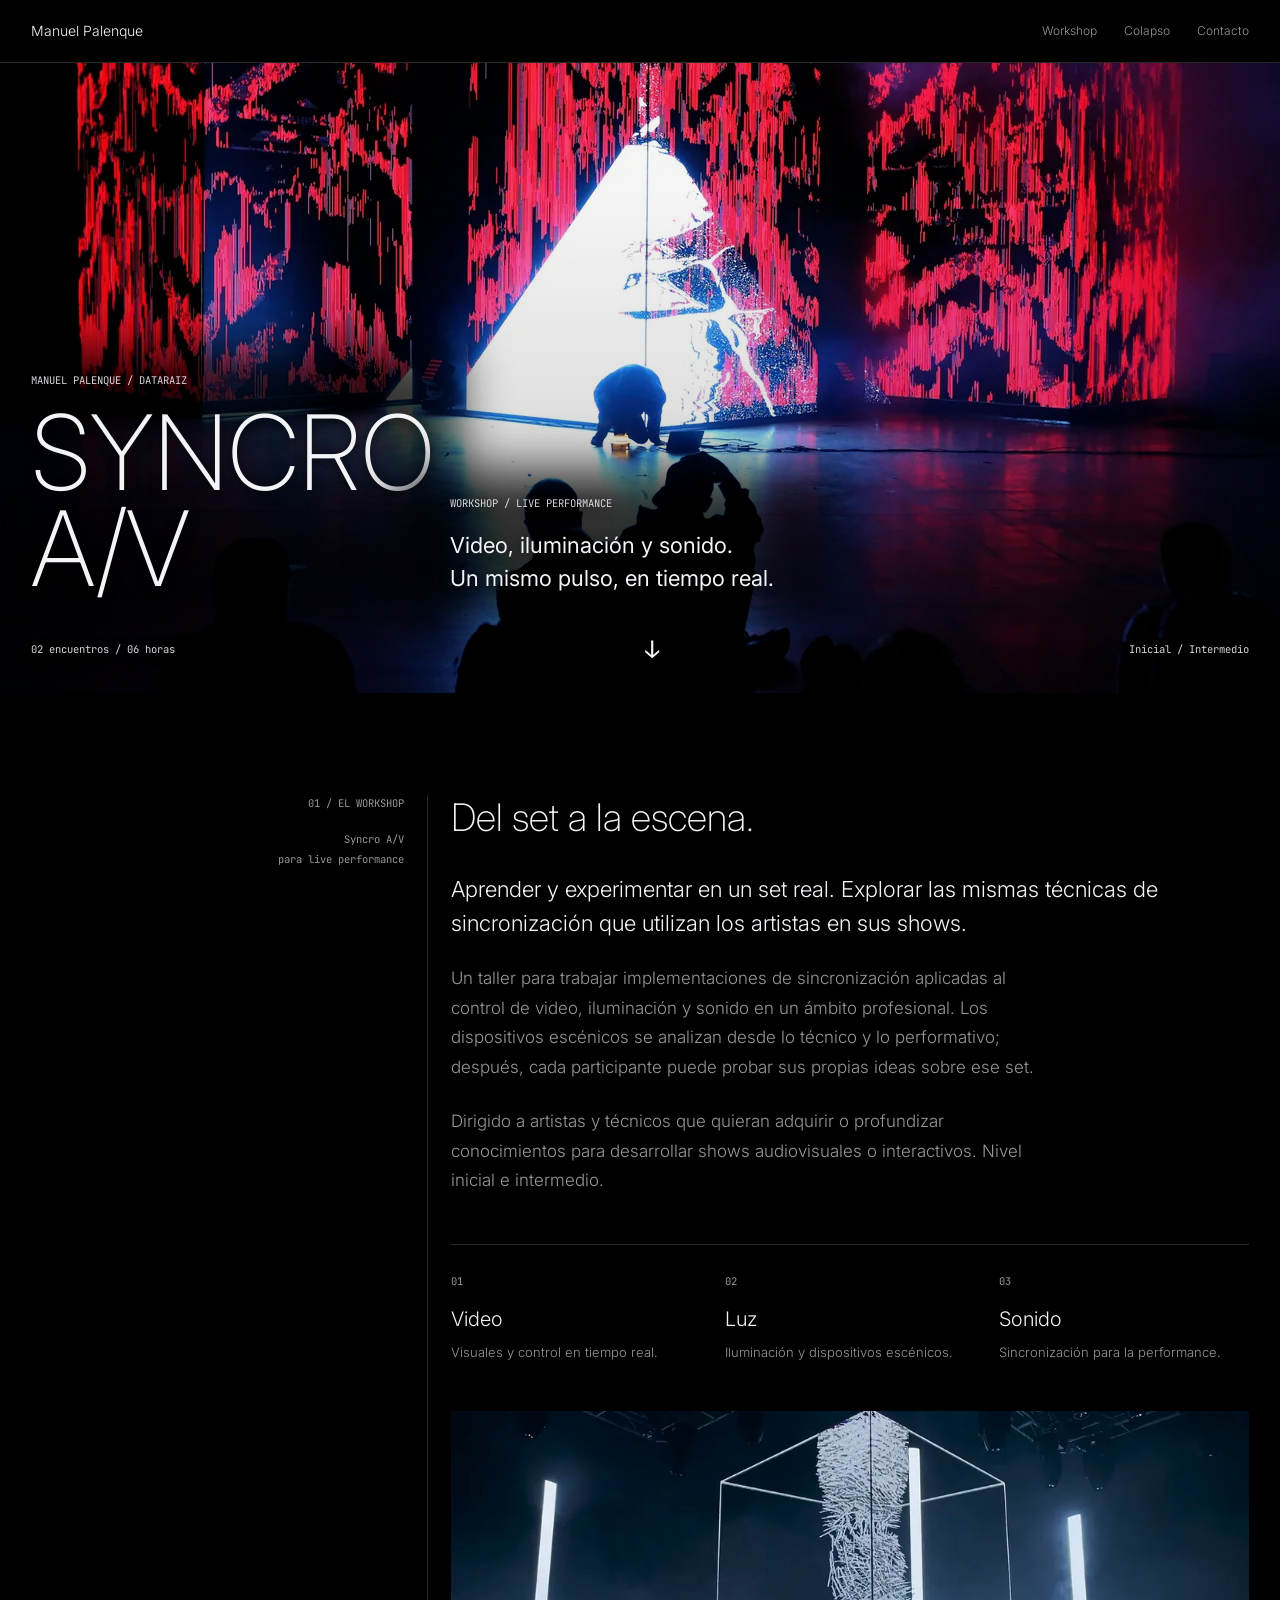
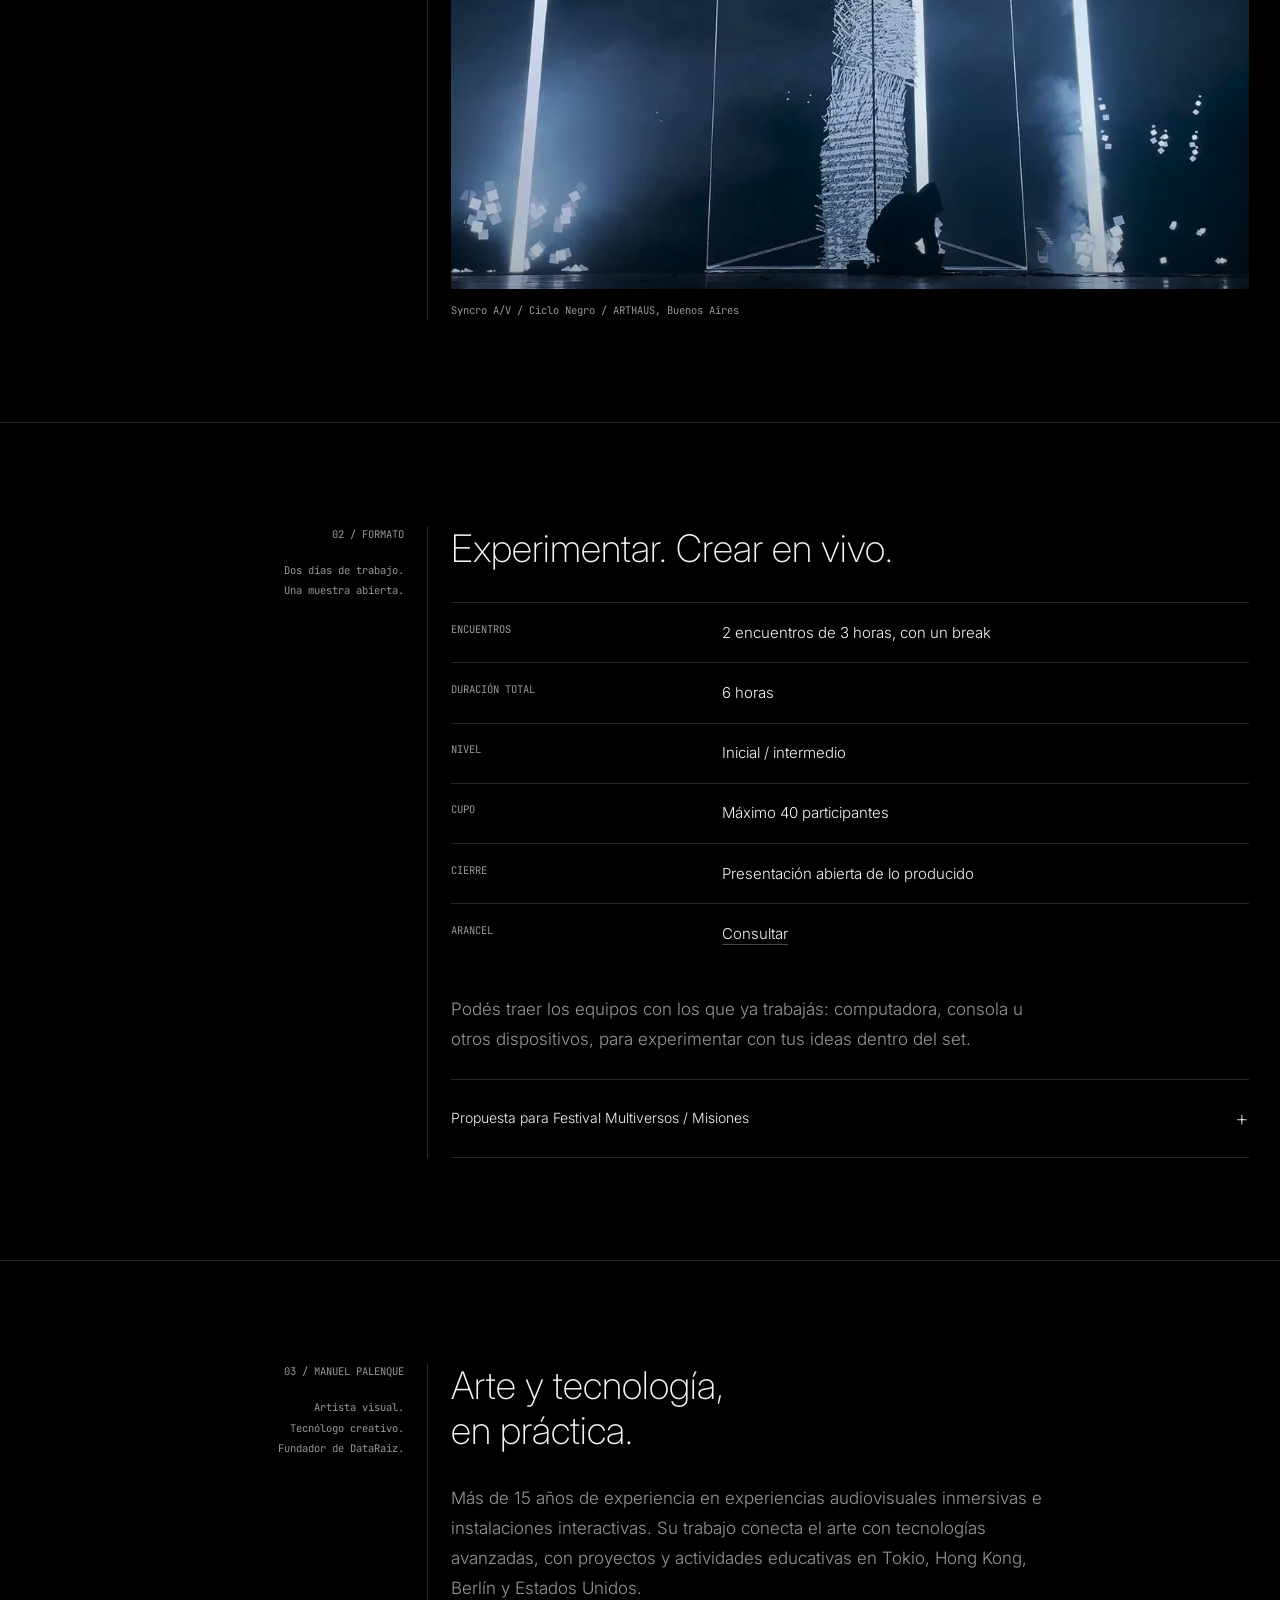
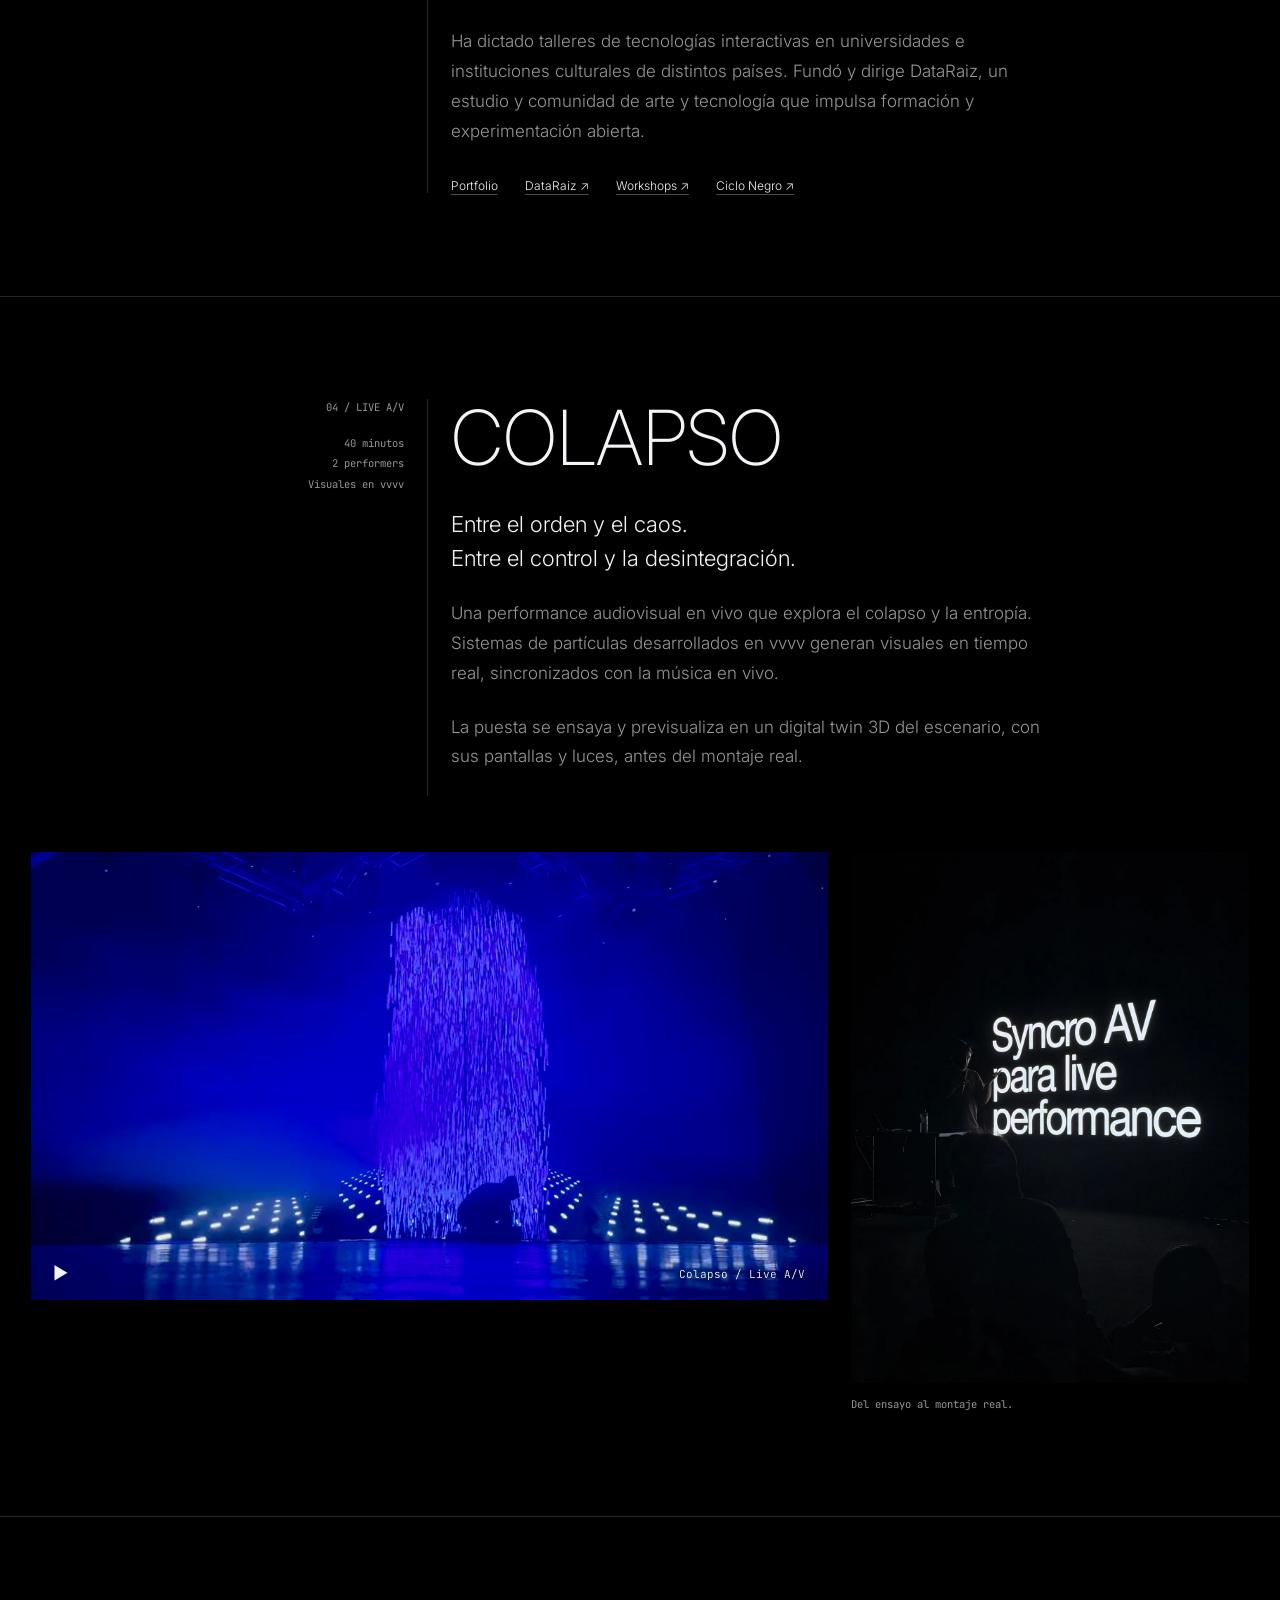
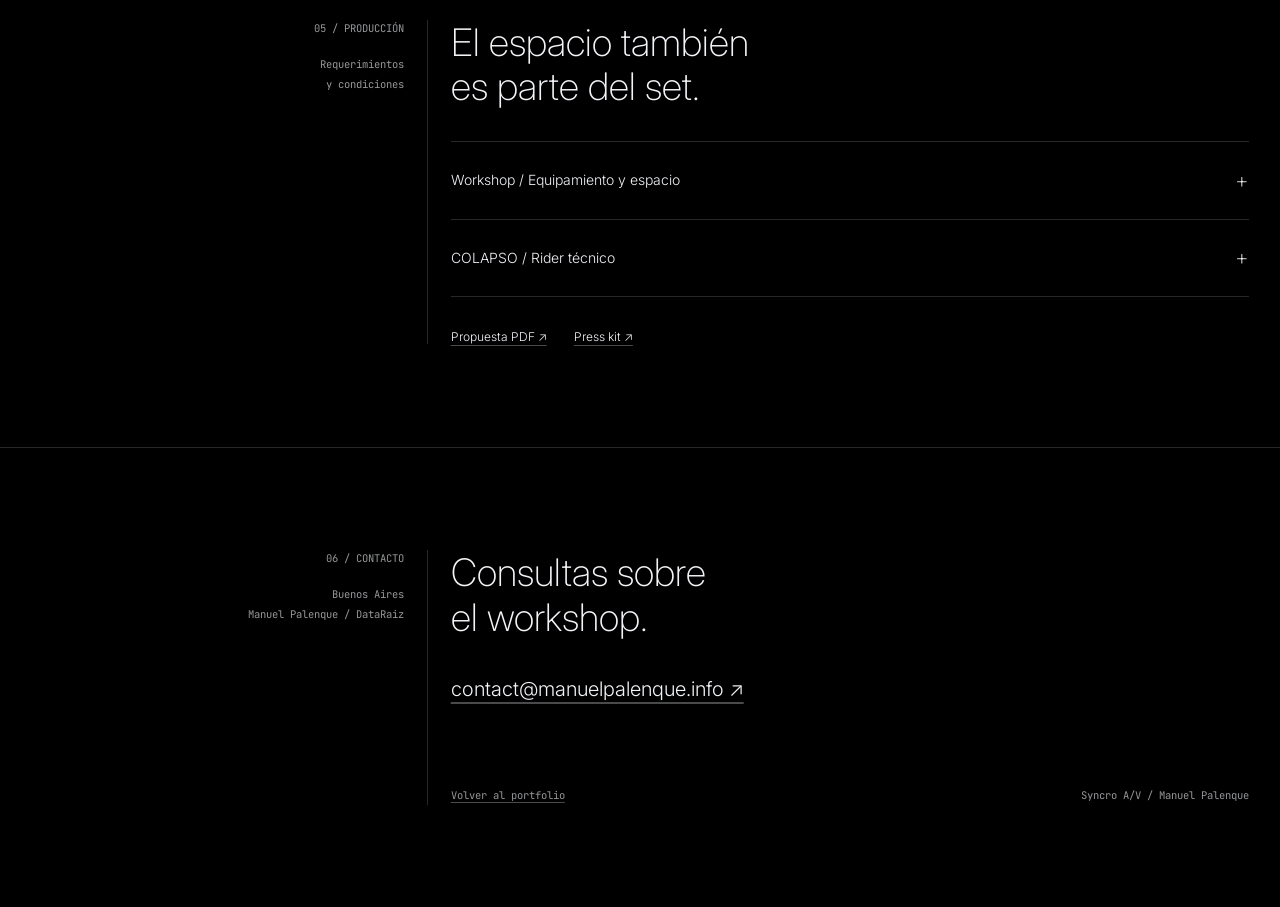
<file: curso/index.html>
<!doctype html>
<html lang="es">
  <head>
    <meta charset="UTF-8" />
    <meta name="viewport" content="width=device-width, initial-scale=1, viewport-fit=cover" />
    <meta name="description" content="Syncro A/V para live performance. Un workshop de Manuel Palenque y DataRaiz: video, iluminación y sonido en tiempo real, con un set profesional y muestra abierta." />
    <title>Syncro A/V · Curso · Manuel Palenque</title>
    <!-- Google Analytics 4 -->
    <script async src="https://www.googletagmanager.com/gtag/js?id=G-1R1W8FN1Y5"></script>
    <script>
      window.dataLayer = window.dataLayer || [];
      function gtag(){ dataLayer.push(arguments); }
      gtag('js', new Date());
      gtag('config', 'G-1R1W8FN1Y5');
    </script>
    <link rel="preconnect" href="https://fonts.googleapis.com" />
    <link rel="preconnect" href="https://fonts.gstatic.com" crossorigin />
    <link href="https://fonts.googleapis.com/css2?family=Inter:wght@200;300;400&family=JetBrains+Mono:wght@400&display=swap" rel="stylesheet" />
    <link rel="stylesheet" href="./curso.css" />
    <script src="./curso.js" defer></script>
  </head>
  <body>
    <nav class="nav" aria-label="Navegación principal">
      <a class="signature" href="../">Manuel Palenque</a>
      <div class="nav-links"><a href="#workshop">Workshop</a><a href="#colapso">Colapso</a><a href="#contacto">Contacto</a></div>
    </nav>
    <header class="hero">
      <img class="hero-image" src="../assets/portfolio/colapso.webp" alt="Escenario de COLAPSO con visuales rojas, iluminación azul y público en primer plano" fetchpriority="high" width="1280" height="854" />
      <div class="hero-title"><p class="label">Manuel Palenque / DataRaiz</p><h1>SYNCRO<br />A/V</h1></div>
      <div class="hero-copy"><p class="label">Workshop / Live performance</p><p>Video, iluminación y sonido.<br />Un mismo pulso, en tiempo real.</p></div>
      <div class="hero-bottom"><span>02 encuentros / 06 horas</span><a href="#workshop" aria-label="Ir al workshop">↓</a><span>Inicial / Intermedio</span></div>
    </header>
    <main>
      <section class="row section" id="workshop" aria-labelledby="workshop-title">
        <div class="rail"><p class="label">01 / El workshop</p><p class="rail-data">Syncro A/V<br />para live performance</p></div>
        <div class="col">
          <h2 id="workshop-title">Del set a la escena.</h2>
          <p class="body lead">Aprender y experimentar en un set real. Explorar las mismas técnicas de sincronización que utilizan los artistas en sus shows.</p>
          <p class="body">Un taller para trabajar implementaciones de sincronización aplicadas al control de video, iluminación y sonido en un ámbito profesional. Los dispositivos escénicos se analizan desde lo técnico y lo performativo; después, cada participante puede probar sus propias ideas sobre ese set.</p>
          <p class="body">Dirigido a artistas y técnicos que quieran adquirir o profundizar conocimientos para desarrollar shows audiovisuales o interactivos. Nivel inicial e intermedio.</p>
          <div class="topics"><div><span class="label">01</span><h3>Video</h3><p>Visuales y control en tiempo real.</p></div><div><span class="label">02</span><h3>Luz</h3><p>Iluminación y dispositivos escénicos.</p></div><div><span class="label">03</span><h3>Sonido</h3><p>Sincronización para la performance.</p></div></div>
          <figure class="photo"><img src="../assets/curso/workshop.webp" alt="Set escénico de ejemplo con un sistema de partículas, iluminación y pantallas" width="1033" height="619" loading="lazy" /><figcaption>Syncro A/V / Ciclo Negro / ARTHAUS, Buenos Aires</figcaption></figure>
        </div>
      </section>
      <section class="row section" id="formato" aria-labelledby="format-title">
        <div class="rail"><p class="label">02 / Formato</p><p class="rail-data">Dos días de trabajo.<br />Una muestra abierta.</p></div>
        <div class="col"><h2 id="format-title">Experimentar. Crear en vivo.</h2>
          <dl class="facts"><div><dt>Encuentros</dt><dd>2 encuentros de 3 horas, con un break</dd></div><div><dt>Duración total</dt><dd>6 horas</dd></div><div><dt>Nivel</dt><dd>Inicial / intermedio</dd></div><div><dt>Cupo</dt><dd>Máximo 40 participantes</dd></div><div><dt>Cierre</dt><dd>Presentación abierta de lo producido</dd></div><div><dt>Arancel</dt><dd><a href="mailto:contact@manuelpalenque.info?subject=Consulta%20Syncro%20A%2FV">Consultar</a></dd></div></dl>
          <p class="body">Podés traer los equipos con los que ya trabajás: computadora, consola u otros dispositivos, para experimentar con tus ideas dentro del set.</p>
          <details><summary>Propuesta para Festival Multiversos / Misiones</summary><div class="detail-content"><p>El cronograma del documento propone encuentros el jueves 10 y viernes 11, por la tarde/noche, y una muestra abierta el domingo 13/12. El año y la realización de estas fechas están a confirmar.</p><p>Antecedente: workshop de 3 horas dictado en Ciclo Negro, ARTHAUS, piso 7, Sala Oval, Buenos Aires.</p></div></details>
        </div>
      </section>
      <section class="row section" aria-labelledby="teacher-title">
        <div class="rail"><p class="label">03 / Manuel Palenque</p><p class="rail-data">Artista visual.<br />Tecnólogo creativo.<br />Fundador de DataRaiz.</p></div>
        <div class="col"><h2 id="teacher-title">Arte y tecnología,<br />en práctica.</h2><p class="body">Más de 15 años de experiencia en experiencias audiovisuales inmersivas e instalaciones interactivas. Su trabajo conecta el arte con tecnologías avanzadas, con proyectos y actividades educativas en Tokio, Hong Kong, Berlín y Estados Unidos.</p><p class="body">Ha dictado talleres de tecnologías interactivas en universidades e instituciones culturales de distintos países. Fundó y dirige DataRaiz, un estudio y comunidad de arte y tecnología que impulsa formación y experimentación abierta.</p><div class="text-links"><a href="../">Portfolio</a><a href="https://dataraiz.webflow.io/" target="_blank" rel="noopener">DataRaiz ↗</a><a href="https://dataraiz.github.io/" target="_blank" rel="noopener">Workshops ↗</a><a href="https://ciclonegro.dataraiz.io/" target="_blank" rel="noopener">Ciclo Negro ↗</a></div></div>
      </section>
      <section class="section performance" id="colapso" aria-labelledby="colapso-title">
        <div class="row"><div class="rail"><p class="label">04 / Live A/V</p><p class="rail-data">40 minutos<br />2 performers<br />Visuales en vvvv</p></div><div class="col"><h2 class="performance-title" id="colapso-title">COLAPSO</h2><p class="body lead">Entre el orden y el caos.<br />Entre el control y la desintegración.</p><p class="body">Una performance audiovisual en vivo que explora el colapso y la entropía. Sistemas de partículas desarrollados en vvvv generan visuales en tiempo real, sincronizados con la música en vivo.</p><p class="body">La puesta se ensaya y previsualiza en un digital twin 3D del escenario, con sus pantallas y luces, antes del montaje real.</p></div></div>
        <div class="performance-media"><button class="video-preview" type="button" aria-label="Reproducir COLAPSO con controles" data-title="COLAPSO / Live A/V"><video muted loop playsinline preload="none" poster="../assets/curso/colapso-poster.jpg" data-src="../assets/curso/colapso.mp4" aria-label="COLAPSO, performance audiovisual en vivo"></video><span class="play-icon" aria-hidden="true">▶</span><span class="video-caption">Colapso / Live A/V</span></button><figure class="portrait"><img src="../assets/curso/set.webp" alt="Set técnico de performance audiovisual de la presentación" width="1134" height="1512" loading="lazy" /><figcaption>Del ensayo al montaje real.</figcaption></figure></div>
      </section>
      <section class="row section" aria-labelledby="technical-title"><div class="rail"><p class="label">05 / Producción</p><p class="rail-data">Requerimientos<br />y condiciones</p></div><div class="col"><h2 id="technical-title">El espacio también<br />es parte del set.</h2>
        <details><summary>Workshop / Equipamiento y espacio</summary><div class="detail-content"><ul><li>Sala con oscuridad controlada y capacidad para el cupo previsto.</li><li>Pantalla LED o proyector de buena calidad y sistema de sonido.</li><li>Mesa para el set técnico, acceso a internet y dispositivos escénicos para los ejercicios.</li><li>Luces DMX.</li><li>Los participantes pueden traer computadoras, consolas y sus propios equipos.</li></ul></div></details>
        <details><summary>COLAPSO / Rider técnico</summary><div class="detail-content"><h3>Video</h3><p>Visuales escalables a pantallas LED custom, proyección de gran escala y relaciones de aspecto no estándar. LED de al menos 1.200 nits, o proyección con al menos 300 nits de luminancia en superficie y contraste nativo de 10.000:1.</p><h3>Oscuridad</h3><p>Oscuridad total o casi total, sin contaminación de luz ambiente. La pieza depende de negros absolutos.</p><h3>Audio</h3><p>Salida estéreo L/R desde la estación de performance, dos cajas directas activas balanceadas, PA profesional full-range y sub-bajos capaces de reproducir graves limpios, sin distorsión.</p><h3>Escenario</h3><p>Estación para dos performers con corriente estabilizada, frente a la pantalla.</p></div></details>
        <div class="text-links"><a href="../Propuesta_Multiversos_Palenque_COLAPSO_Workshop.pdf.pdf" target="_blank" rel="noopener">Propuesta PDF ↗</a><a href="https://drive.google.com/drive/folders/192TdHTU385tIgXai0DBxTlZSCykc6Fdb?usp=sharing" target="_blank" rel="noopener">Press kit ↗</a></div>
      </div></section>
      <footer class="row section contact" id="contacto"><div class="rail"><p class="label">06 / Contacto</p><p class="rail-data">Buenos Aires<br />Manuel Palenque / DataRaiz</p></div><div class="col"><h2>Consultas sobre<br />el workshop.</h2><a class="contact-link" href="mailto:contact@manuelpalenque.info?subject=Workshop%20Syncro%20A%2FV">contact@manuelpalenque.info ↗</a><div class="footer-links"><a href="../">Volver al portfolio</a><span>Syncro A/V / Manuel Palenque</span></div></div></footer>
    </main>
    <dialog class="video-dialog" aria-label="COLAPSO / Reproductor"><div class="dialog-bar"><span class="label">COLAPSO / Live A/V</span><button class="close-video" type="button" aria-label="Cerrar video" title="Cerrar video">×</button></div><video class="full-video" controls playsinline preload="none"></video></dialog>
  </body>
</html>
</file>
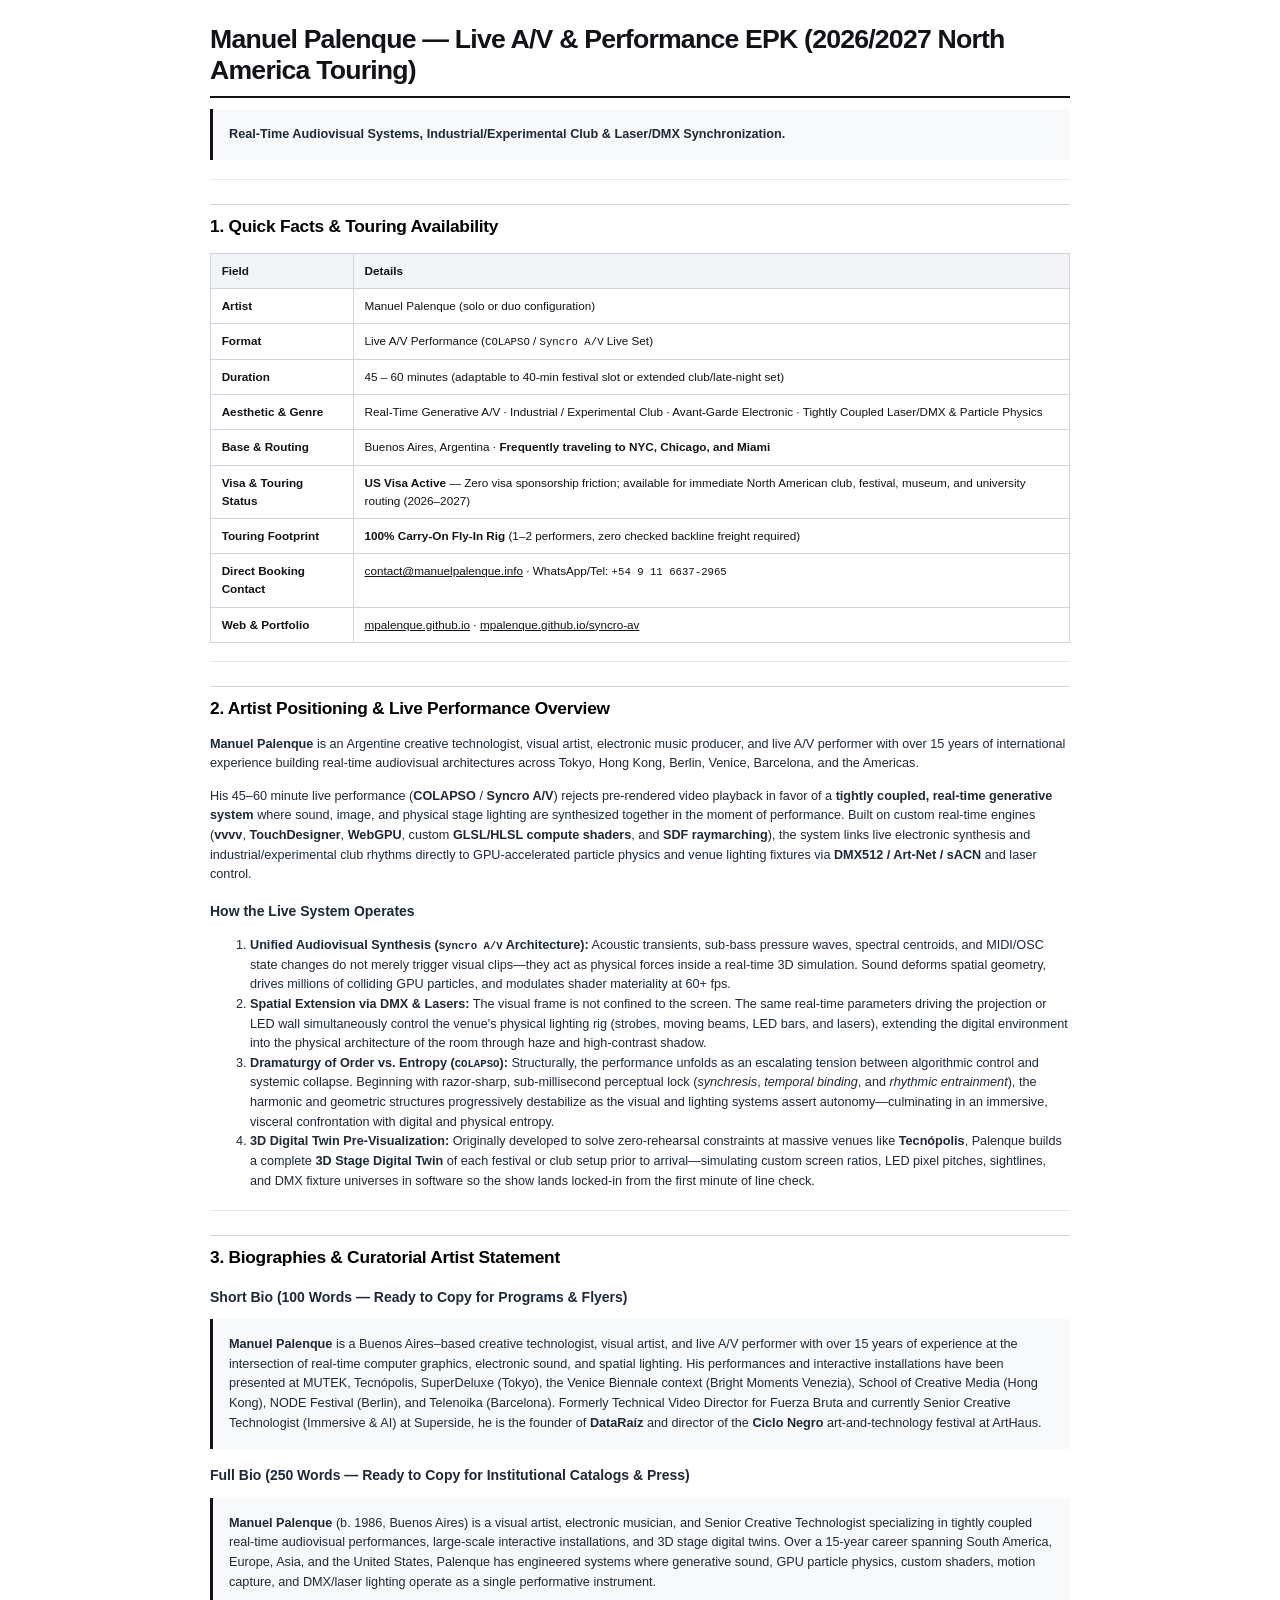
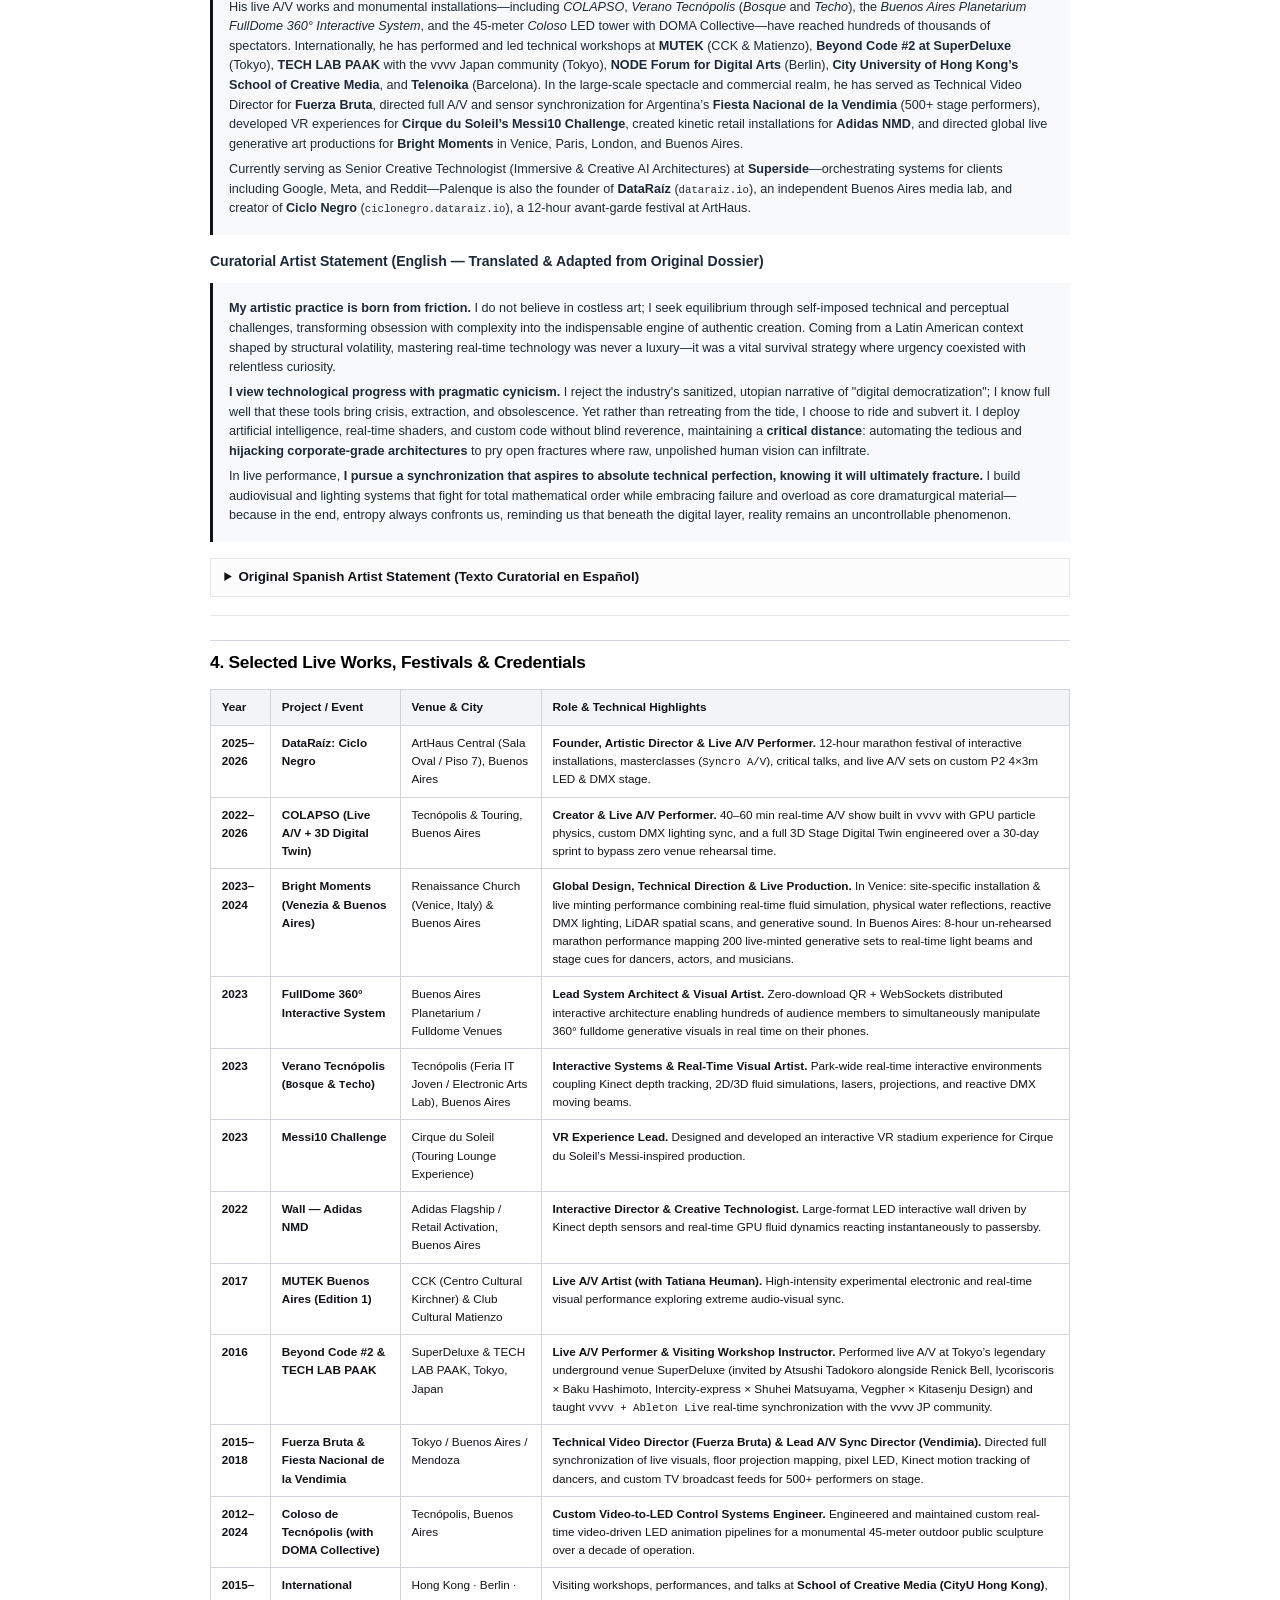
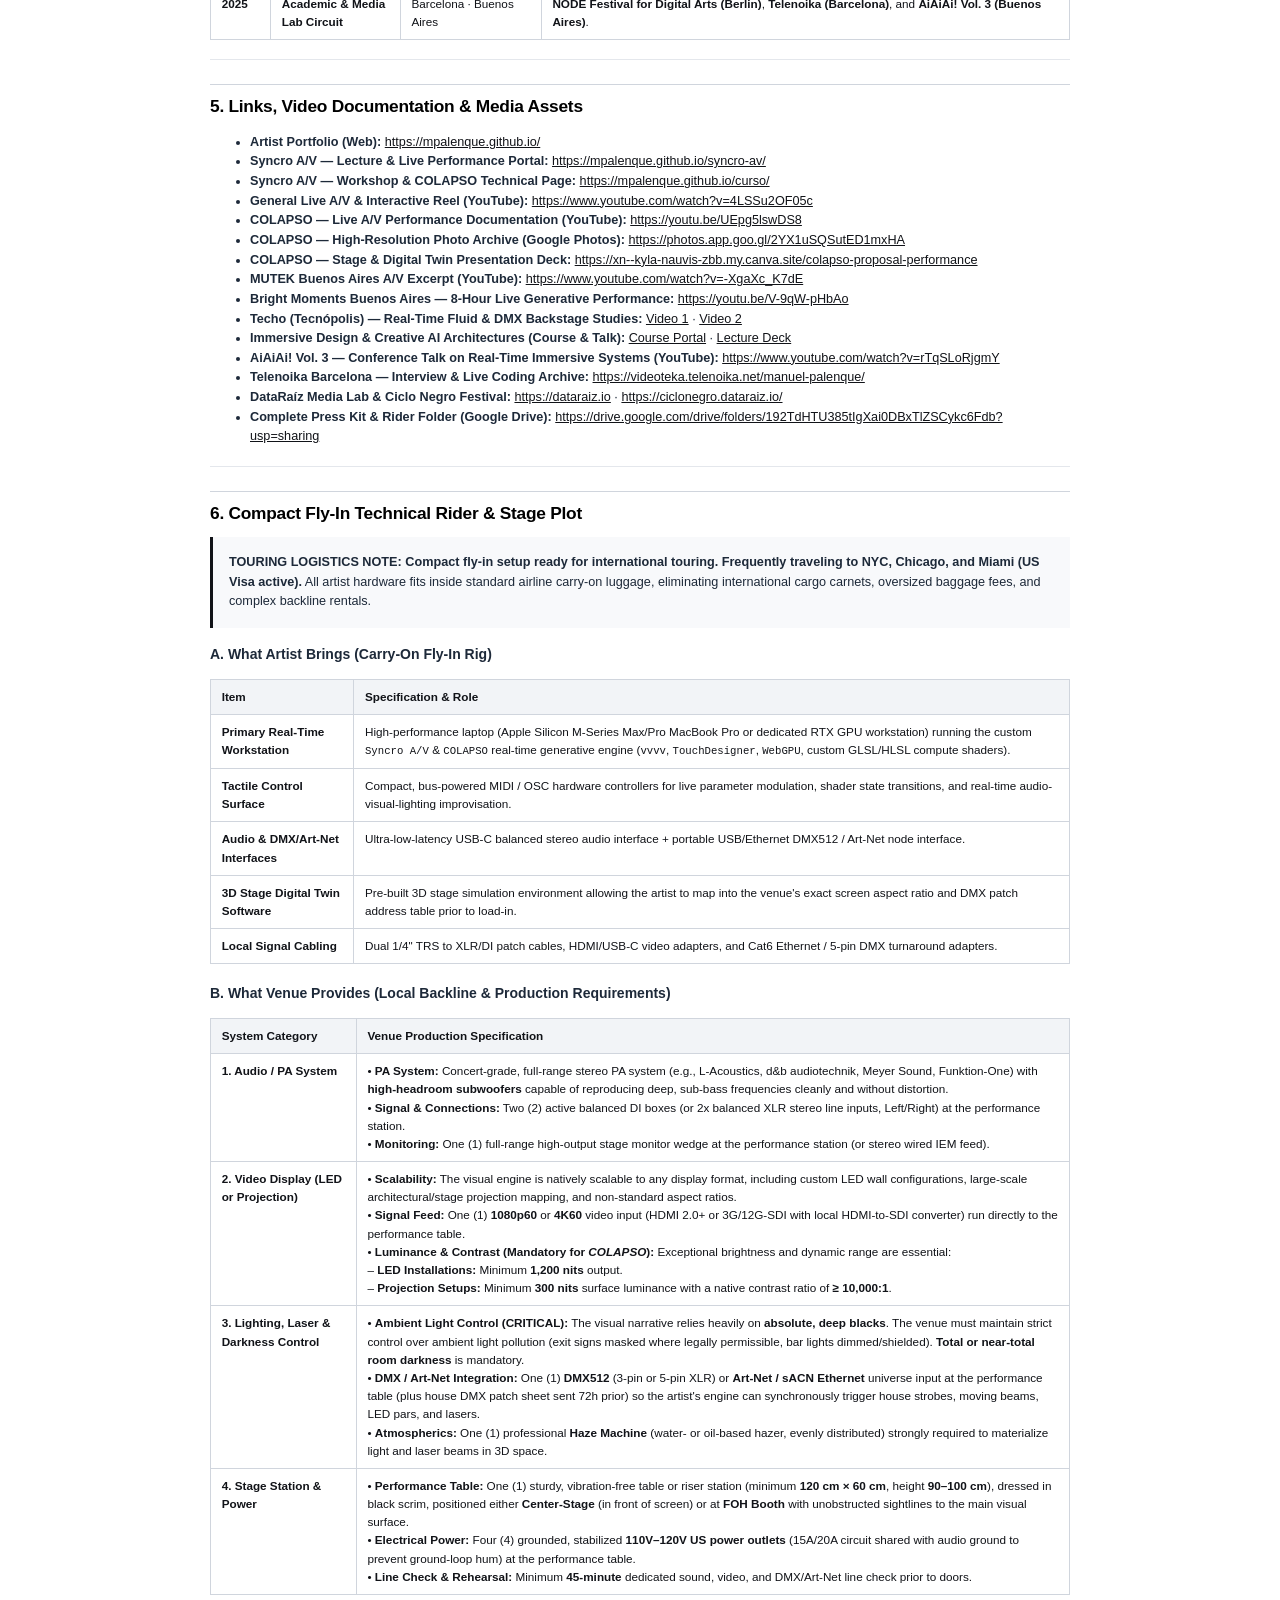
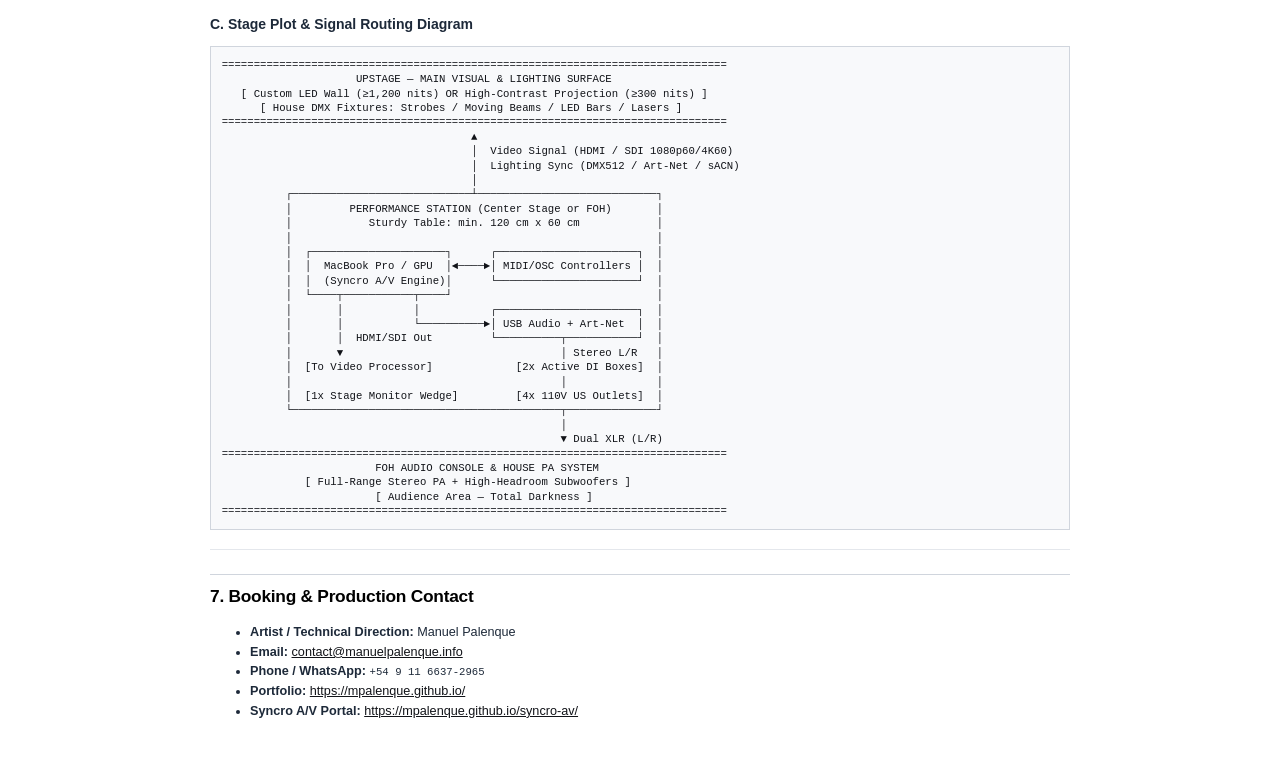
<file: booking/epk-live-av.html>
<!doctype html>
<html lang="en">
<head>
  <meta charset="utf-8">
  <title>Manuel Palenque — Live A/V & Performance EPK (2026/2027)</title>
  <style>
@page { size: A4; margin: 16mm 16mm 16mm 16mm; }
body {
  font-family: 'Inter', -apple-system, BlinkMacSystemFont, 'Helvetica Neue', Arial, sans-serif;
  color: #111318;
  background: #ffffff;
  line-height: 1.55;
  font-size: 10pt;
  max-width: 860px;
  margin: 0 auto;
  padding: 24px;
}
@media print {
  body { padding: 0; max-width: 100%; }
}
h1 {
  font-size: 20pt;
  font-weight: 600;
  letter-spacing: -0.03em;
  line-height: 1.15;
  margin: 0 0 8pt 0;
  padding-bottom: 8pt;
  border-bottom: 2px solid #111318;
}
h2 {
  font-size: 13pt;
  font-weight: 600;
  letter-spacing: -0.015em;
  margin: 18pt 0 8pt 0;
  padding-top: 6pt;
  border-top: 1px solid #d0d5dd;
  color: #000;
}
h3 {
  font-size: 10.5pt;
  font-weight: 600;
  margin: 12pt 0 4pt 0;
  color: #1d2939;
}
h4 {
  font-size: 9.5pt;
  font-weight: 600;
  text-transform: uppercase;
  letter-spacing: 0.06em;
  margin: 10pt 0 4pt 0;
  color: #475467;
}
p, li {
  font-size: 9.5pt;
  color: #1d2939;
}
blockquote {
  margin: 8pt 0 12pt 0;
  padding: 8pt 12pt;
  background: #f8f9fb;
  border-left: 3px solid #111318;
  color: #111318;
}
blockquote p { margin: 4pt 0; }
table {
  width: 100%;
  border-collapse: collapse;
  margin: 10pt 0 14pt 0;
  font-size: 8.8pt;
}
th, td {
  border: 1px solid #d0d5dd;
  padding: 6pt 8pt;
  text-align: left;
  vertical-align: top;
}
th {
  background: #f2f4f7;
  font-weight: 600;
  color: #111318;
}
pre, code {
  font-family: 'JetBrains Mono', 'SFMono-Regular', Menlo, monospace;
  font-size: 8pt;
}
pre {
  background: #f8f9fb;
  border: 1px solid #d0d5dd;
  padding: 8pt;
  overflow-x: auto;
  line-height: 1.35;
}
hr {
  border: 0;
  border-top: 1px solid #e4e7ec;
  margin: 14pt 0;
}
a {
  color: #111318;
  text-decoration: underline;
}
details {
  margin: 8pt 0;
  padding: 6pt 10pt;
  border: 1px solid #e4e7ec;
  background: #fcfcfd;
}
</style>
</head>
<body>
<h1>Manuel Palenque — Live A/V &amp; Performance EPK (2026/2027 North America Touring)</h1>
<blockquote>
<p><strong>Real-Time Audiovisual Systems, Industrial/Experimental Club &amp; Laser/DMX Synchronization.</strong></p>
</blockquote>
<hr>
<h2>1. Quick Facts &amp; Touring Availability</h2>
<table>
<thead>
<tr>
<th align="left">Field</th>
<th align="left">Details</th>
</tr>
</thead>
<tbody><tr>
<td align="left"><strong>Artist</strong></td>
<td align="left">Manuel Palenque (solo or duo configuration)</td>
</tr>
<tr>
<td align="left"><strong>Format</strong></td>
<td align="left">Live A/V Performance (<code>COLAPSO</code> / <code>Syncro A/V</code> Live Set)</td>
</tr>
<tr>
<td align="left"><strong>Duration</strong></td>
<td align="left">45 – 60 minutes (adaptable to 40-min festival slot or extended club/late-night set)</td>
</tr>
<tr>
<td align="left"><strong>Aesthetic &amp; Genre</strong></td>
<td align="left">Real-Time Generative A/V · Industrial / Experimental Club · Avant-Garde Electronic · Tightly Coupled Laser/DMX &amp; Particle Physics</td>
</tr>
<tr>
<td align="left"><strong>Base &amp; Routing</strong></td>
<td align="left">Buenos Aires, Argentina · <strong>Frequently traveling to NYC, Chicago, and Miami</strong></td>
</tr>
<tr>
<td align="left"><strong>Visa &amp; Touring Status</strong></td>
<td align="left"><strong>US Visa Active</strong> — Zero visa sponsorship friction; available for immediate North American club, festival, museum, and university routing (2026–2027)</td>
</tr>
<tr>
<td align="left"><strong>Touring Footprint</strong></td>
<td align="left"><strong>100% Carry-On Fly-In Rig</strong> (1–2 performers, zero checked backline freight required)</td>
</tr>
<tr>
<td align="left"><strong>Direct Booking Contact</strong></td>
<td align="left"><a href="mailto:contact@manuelpalenque.info">contact@manuelpalenque.info</a> · WhatsApp/Tel: <code>+54 9 11 6637-2965</code></td>
</tr>
<tr>
<td align="left"><strong>Web &amp; Portfolio</strong></td>
<td align="left"><a href="https://mpalenque.github.io/">mpalenque.github.io</a> · <a href="https://mpalenque.github.io/syncro-av/">mpalenque.github.io/syncro-av</a></td>
</tr>
</tbody></table>
<hr>
<h2>2. Artist Positioning &amp; Live Performance Overview</h2>
<p><strong>Manuel Palenque</strong> is an Argentine creative technologist, visual artist, electronic music producer, and live A/V performer with over 15 years of international experience building real-time audiovisual architectures across Tokyo, Hong Kong, Berlin, Venice, Barcelona, and the Americas.</p>
<p>His 45–60 minute live performance (<strong>COLAPSO</strong> / <strong>Syncro A/V</strong>) rejects pre-rendered video playback in favor of a <strong>tightly coupled, real-time generative system</strong> where sound, image, and physical stage lighting are synthesized together in the moment of performance. Built on custom real-time engines (<strong>vvvv</strong>, <strong>TouchDesigner</strong>, <strong>WebGPU</strong>, custom <strong>GLSL/HLSL compute shaders</strong>, and <strong>SDF raymarching</strong>), the system links live electronic synthesis and industrial/experimental club rhythms directly to GPU-accelerated particle physics and venue lighting fixtures via <strong>DMX512 / Art-Net / sACN</strong> and laser control.</p>
<h3>How the Live System Operates</h3>
<ol>
<li><strong>Unified Audiovisual Synthesis (<code>Syncro A/V</code> Architecture):</strong> Acoustic transients, sub-bass pressure waves, spectral centroids, and MIDI/OSC state changes do not merely trigger visual clips—they act as physical forces inside a real-time 3D simulation. Sound deforms spatial geometry, drives millions of colliding GPU particles, and modulates shader materiality at 60+ fps.</li>
<li><strong>Spatial Extension via DMX &amp; Lasers:</strong> The visual frame is not confined to the screen. The same real-time parameters driving the projection or LED wall simultaneously control the venue&#39;s physical lighting rig (strobes, moving beams, LED bars, and lasers), extending the digital environment into the physical architecture of the room through haze and high-contrast shadow.</li>
<li><strong>Dramaturgy of Order vs. Entropy (<code>COLAPSO</code>):</strong> Structurally, the performance unfolds as an escalating tension between algorithmic control and systemic collapse. Beginning with razor-sharp, sub-millisecond perceptual lock (<em>synchresis</em>, <em>temporal binding</em>, and <em>rhythmic entrainment</em>), the harmonic and geometric structures progressively destabilize as the visual and lighting systems assert autonomy—culminating in an immersive, visceral confrontation with digital and physical entropy.</li>
<li><strong>3D Digital Twin Pre-Visualization:</strong> Originally developed to solve zero-rehearsal constraints at massive venues like <strong>Tecnópolis</strong>, Palenque builds a complete <strong>3D Stage Digital Twin</strong> of each festival or club setup prior to arrival—simulating custom screen ratios, LED pixel pitches, sightlines, and DMX fixture universes in software so the show lands locked-in from the first minute of line check.</li>
</ol>
<hr>
<h2>3. Biographies &amp; Curatorial Artist Statement</h2>
<h3>Short Bio (100 Words — Ready to Copy for Programs &amp; Flyers)</h3>
<blockquote>
<p><strong>Manuel Palenque</strong> is a Buenos Aires–based creative technologist, visual artist, and live A/V performer with over 15 years of experience at the intersection of real-time computer graphics, electronic sound, and spatial lighting. His performances and interactive installations have been presented at MUTEK, Tecnópolis, SuperDeluxe (Tokyo), the Venice Biennale context (Bright Moments Venezia), School of Creative Media (Hong Kong), NODE Festival (Berlin), and Telenoika (Barcelona). Formerly Technical Video Director for Fuerza Bruta and currently Senior Creative Technologist (Immersive &amp; AI) at Superside, he is the founder of <strong>DataRaíz</strong> and director of the <strong>Ciclo Negro</strong> art-and-technology festival at ArtHaus.</p>
</blockquote>
<h3>Full Bio (250 Words — Ready to Copy for Institutional Catalogs &amp; Press)</h3>
<blockquote>
<p><strong>Manuel Palenque</strong> (b. 1986, Buenos Aires) is a visual artist, electronic musician, and Senior Creative Technologist specializing in tightly coupled real-time audiovisual performances, large-scale interactive installations, and 3D stage digital twins. Over a 15-year career spanning South America, Europe, Asia, and the United States, Palenque has engineered systems where generative sound, GPU particle physics, custom shaders, motion capture, and DMX/laser lighting operate as a single performative instrument.</p>
<p>His live A/V works and monumental installations—including <em>COLAPSO</em>, <em>Verano Tecnópolis</em> (<em>Bosque</em> and <em>Techo</em>), the <em>Buenos Aires Planetarium FullDome 360° Interactive System</em>, and the 45-meter <em>Coloso</em> LED tower with DOMA Collective—have reached hundreds of thousands of spectators. Internationally, he has performed and led technical workshops at <strong>MUTEK</strong> (CCK &amp; Matienzo), <strong>Beyond Code #2 at SuperDeluxe</strong> (Tokyo), <strong>TECH LAB PAAK</strong> with the vvvv Japan community (Tokyo), <strong>NODE Forum for Digital Arts</strong> (Berlin), <strong>City University of Hong Kong’s School of Creative Media</strong>, and <strong>Telenoika</strong> (Barcelona). In the large-scale spectacle and commercial realm, he has served as Technical Video Director for <strong>Fuerza Bruta</strong>, directed full A/V and sensor synchronization for Argentina’s <strong>Fiesta Nacional de la Vendimia</strong> (500+ stage performers), developed VR experiences for <strong>Cirque du Soleil’s Messi10 Challenge</strong>, created kinetic retail installations for <strong>Adidas NMD</strong>, and directed global live generative art productions for <strong>Bright Moments</strong> in Venice, Paris, London, and Buenos Aires.</p>
<p>Currently serving as Senior Creative Technologist (Immersive &amp; Creative AI Architectures) at <strong>Superside</strong>—orchestrating systems for clients including Google, Meta, and Reddit—Palenque is also the founder of <strong>DataRaíz</strong> (<code>dataraiz.io</code>), an independent Buenos Aires media lab, and creator of <strong>Ciclo Negro</strong> (<code>ciclonegro.dataraiz.io</code>), a 12-hour avant-garde festival at ArtHaus.</p>
</blockquote>
<h3>Curatorial Artist Statement (English — Translated &amp; Adapted from Original Dossier)</h3>
<blockquote>
<p><strong>My artistic practice is born from friction.</strong> I do not believe in costless art; I seek equilibrium through self-imposed technical and perceptual challenges, transforming obsession with complexity into the indispensable engine of authentic creation. Coming from a Latin American context shaped by structural volatility, mastering real-time technology was never a luxury—it was a vital survival strategy where urgency coexisted with relentless curiosity.</p>
<p><strong>I view technological progress with pragmatic cynicism.</strong> I reject the industry&#39;s sanitized, utopian narrative of &quot;digital democratization&quot;; I know full well that these tools bring crisis, extraction, and obsolescence. Yet rather than retreating from the tide, I choose to ride and subvert it. I deploy artificial intelligence, real-time shaders, and custom code without blind reverence, maintaining a <strong>critical distance</strong>: automating the tedious and <strong>hijacking corporate-grade architectures</strong> to pry open fractures where raw, unpolished human vision can infiltrate.</p>
<p>In live performance, <strong>I pursue a synchronization that aspires to absolute technical perfection, knowing it will ultimately fracture.</strong> I build audiovisual and lighting systems that fight for total mathematical order while embracing failure and overload as core dramaturgical material—because in the end, entropy always confronts us, reminding us that beneath the digital layer, reality remains an uncontrollable phenomenon.</p>
</blockquote>
<details>
<summary><strong>Original Spanish Artist Statement (Texto Curatorial en Español)</strong></summary><blockquote>
<p><strong>Mi práctica artística nace de la fricción.</strong> No creo en el arte sin costo; busco el equilibrio en el desafío autoimpuesto, transformando el sufrimiento y mi obsesión por la complejidad en el motor indispensable de una creatividad auténtica. Vengo de una formación marcada por la incertidumbre, donde aprender tecnología no fue un lujo, sino una estrategia vital donde la urgencia convivió siempre con una curiosidad incesante.</p>
<p><strong>Miro el avance tecnológico con un cinismo pragmático.</strong> No compro la &quot;respuesta feliz&quot; de la industria sobre la democratización digital; sé que estas herramientas traen crisis y obsolescencia. Sin embargo, ante la inevitabilidad de la marea, elijo surfearla. Uso la Inteligencia Artificial y el código sin admiración ciega, sino con una <strong>distancia crítica</strong>: automatizo lo tedioso y <strong>aprovecho</strong> los sistemas corporativos para abrir grietas donde <strong>infiltrar</strong> mi propia visión humana.</p>
<p>Busco una sincronización que aspira a la perfección técnica, aun sabiendo que nunca la alcanzará del todo. Construyo sistemas que luchan por el orden absoluto, pero aceptando el fallo como parte de la experiencia: porque, al final, siempre nos termina interpelando la entropía, recordándonos que, bajo la capa digital, la realidad sigue siendo un fenómeno incontrolable.</p>
</blockquote>
</details><hr>
<h2>4. Selected Live Works, Festivals &amp; Credentials</h2>
<table>
<thead>
<tr>
<th align="left">Year</th>
<th align="left">Project / Event</th>
<th align="left">Venue &amp; City</th>
<th align="left">Role &amp; Technical Highlights</th>
</tr>
</thead>
<tbody><tr>
<td align="left"><strong>2025–2026</strong></td>
<td align="left"><strong>DataRaíz: Ciclo Negro</strong></td>
<td align="left">ArtHaus Central (Sala Oval / Piso 7), Buenos Aires</td>
<td align="left"><strong>Founder, Artistic Director &amp; Live A/V Performer.</strong> 12-hour marathon festival of interactive installations, masterclasses (<code>Syncro A/V</code>), critical talks, and live A/V sets on custom P2 4×3m LED &amp; DMX stage.</td>
</tr>
<tr>
<td align="left"><strong>2022–2026</strong></td>
<td align="left"><strong>COLAPSO (Live A/V + 3D Digital Twin)</strong></td>
<td align="left">Tecnópolis &amp; Touring, Buenos Aires</td>
<td align="left"><strong>Creator &amp; Live A/V Performer.</strong> 40–60 min real-time A/V show built in <code>vvvv</code> with GPU particle physics, custom DMX lighting sync, and a full 3D Stage Digital Twin engineered over a 30-day sprint to bypass zero venue rehearsal time.</td>
</tr>
<tr>
<td align="left"><strong>2023–2024</strong></td>
<td align="left"><strong>Bright Moments (Venezia &amp; Buenos Aires)</strong></td>
<td align="left">Renaissance Church (Venice, Italy) &amp; Buenos Aires</td>
<td align="left"><strong>Global Design, Technical Direction &amp; Live Production.</strong> In Venice: site-specific installation &amp; live minting performance combining real-time fluid simulation, physical water reflections, reactive DMX lighting, LiDAR spatial scans, and generative sound. In Buenos Aires: 8-hour un-rehearsed marathon performance mapping 200 live-minted generative sets to real-time light beams and stage cues for dancers, actors, and musicians.</td>
</tr>
<tr>
<td align="left"><strong>2023</strong></td>
<td align="left"><strong>FullDome 360° Interactive System</strong></td>
<td align="left">Buenos Aires Planetarium / Fulldome Venues</td>
<td align="left"><strong>Lead System Architect &amp; Visual Artist.</strong> Zero-download QR + WebSockets distributed interactive architecture enabling hundreds of audience members to simultaneously manipulate 360° fulldome generative visuals in real time on their phones.</td>
</tr>
<tr>
<td align="left"><strong>2023</strong></td>
<td align="left"><strong>Verano Tecnópolis (<code>Bosque</code> &amp; <code>Techo</code>)</strong></td>
<td align="left">Tecnópolis (Feria IT Joven / Electronic Arts Lab), Buenos Aires</td>
<td align="left"><strong>Interactive Systems &amp; Real-Time Visual Artist.</strong> Park-wide real-time interactive environments coupling Kinect depth tracking, 2D/3D fluid simulations, lasers, projections, and reactive DMX moving beams.</td>
</tr>
<tr>
<td align="left"><strong>2023</strong></td>
<td align="left"><strong>Messi10 Challenge</strong></td>
<td align="left">Cirque du Soleil (Touring Lounge Experience)</td>
<td align="left"><strong>VR Experience Lead.</strong> Designed and developed an interactive VR stadium experience for Cirque du Soleil’s Messi-inspired production.</td>
</tr>
<tr>
<td align="left"><strong>2022</strong></td>
<td align="left"><strong>Wall — Adidas NMD</strong></td>
<td align="left">Adidas Flagship / Retail Activation, Buenos Aires</td>
<td align="left"><strong>Interactive Director &amp; Creative Technologist.</strong> Large-format LED interactive wall driven by Kinect depth sensors and real-time GPU fluid dynamics reacting instantaneously to passersby.</td>
</tr>
<tr>
<td align="left"><strong>2017</strong></td>
<td align="left"><strong>MUTEK Buenos Aires (Edition 1)</strong></td>
<td align="left">CCK (Centro Cultural Kirchner) &amp; Club Cultural Matienzo</td>
<td align="left"><strong>Live A/V Artist (with Tatiana Heuman).</strong> High-intensity experimental electronic and real-time visual performance exploring extreme audio-visual sync.</td>
</tr>
<tr>
<td align="left"><strong>2016</strong></td>
<td align="left"><strong>Beyond Code #2 &amp; TECH LAB PAAK</strong></td>
<td align="left">SuperDeluxe &amp; TECH LAB PAAK, Tokyo, Japan</td>
<td align="left"><strong>Live A/V Performer &amp; Visiting Workshop Instructor.</strong> Performed live A/V at Tokyo’s legendary underground venue SuperDeluxe (invited by Atsushi Tadokoro alongside Renick Bell, lycoriscoris × Baku Hashimoto, Intercity-express × Shuhei Matsuyama, Vegpher × Kitasenju Design) and taught <code>vvvv + Ableton Live</code> real-time synchronization with the vvvv JP community.</td>
</tr>
<tr>
<td align="left"><strong>2015–2018</strong></td>
<td align="left"><strong>Fuerza Bruta &amp; Fiesta Nacional de la Vendimia</strong></td>
<td align="left">Tokyo / Buenos Aires / Mendoza</td>
<td align="left"><strong>Technical Video Director (Fuerza Bruta) &amp; Lead A/V Sync Director (Vendimia).</strong> Directed full synchronization of live visuals, floor projection mapping, pixel LED, Kinect motion tracking of dancers, and custom TV broadcast feeds for 500+ performers on stage.</td>
</tr>
<tr>
<td align="left"><strong>2012–2024</strong></td>
<td align="left"><strong>Coloso de Tecnópolis (with DOMA Collective)</strong></td>
<td align="left">Tecnópolis, Buenos Aires</td>
<td align="left"><strong>Custom Video-to-LED Control Systems Engineer.</strong> Engineered and maintained custom real-time video-driven LED animation pipelines for a monumental 45-meter outdoor public sculpture over a decade of operation.</td>
</tr>
<tr>
<td align="left"><strong>2015–2025</strong></td>
<td align="left"><strong>International Academic &amp; Media Lab Circuit</strong></td>
<td align="left">Hong Kong · Berlin · Barcelona · Buenos Aires</td>
<td align="left">Visiting workshops, performances, and talks at <strong>School of Creative Media (CityU Hong Kong)</strong>, <strong>NODE Festival for Digital Arts (Berlin)</strong>, <strong>Telenoika (Barcelona)</strong>, and <strong>AiAiAi! Vol. 3 (Buenos Aires)</strong>.</td>
</tr>
</tbody></table>
<hr>
<h2>5. Links, Video Documentation &amp; Media Assets</h2>
<ul>
<li><strong>Artist Portfolio (Web):</strong> <a href="https://mpalenque.github.io/">https://mpalenque.github.io/</a></li>
<li><strong>Syncro A/V — Lecture &amp; Live Performance Portal:</strong> <a href="https://mpalenque.github.io/syncro-av/">https://mpalenque.github.io/syncro-av/</a></li>
<li><strong>Syncro A/V — Workshop &amp; COLAPSO Technical Page:</strong> <a href="https://mpalenque.github.io/curso/">https://mpalenque.github.io/curso/</a></li>
<li><strong>General Live A/V &amp; Interactive Reel (YouTube):</strong> <a href="https://www.youtube.com/watch?v=4LSSu2OF05c">https://www.youtube.com/watch?v=4LSSu2OF05c</a></li>
<li><strong>COLAPSO — Live A/V Performance Documentation (YouTube):</strong> <a href="https://youtu.be/UEpg5lswDS8">https://youtu.be/UEpg5lswDS8</a></li>
<li><strong>COLAPSO — High-Resolution Photo Archive (Google Photos):</strong> <a href="https://photos.app.goo.gl/2YX1uSQSutED1mxHA">https://photos.app.goo.gl/2YX1uSQSutED1mxHA</a></li>
<li><strong>COLAPSO — Stage &amp; Digital Twin Presentation Deck:</strong> <a href="https://xn--kyla-nauvis-zbb.my.canva.site/colapso-proposal-performance">https://xn--kyla-nauvis-zbb.my.canva.site/colapso-proposal-performance</a></li>
<li><strong>MUTEK Buenos Aires A/V Excerpt (YouTube):</strong> <a href="https://www.youtube.com/watch?v=-XgaXc_K7dE">https://www.youtube.com/watch?v=-XgaXc_K7dE</a></li>
<li><strong>Bright Moments Buenos Aires — 8-Hour Live Generative Performance:</strong> <a href="https://youtu.be/V-9qW-pHbAo">https://youtu.be/V-9qW-pHbAo</a></li>
<li><strong>Techo (Tecnópolis) — Real-Time Fluid &amp; DMX Backstage Studies:</strong> <a href="https://www.youtube.com/watch?v=TXt8exDiNhA">Video 1</a> · <a href="https://www.youtube.com/watch?v=2K_x0nrlNG0">Video 2</a></li>
<li><strong>Immersive Design &amp; Creative AI Architectures (Course &amp; Talk):</strong> <a href="https://superside-immersive.github.io/course/index.html">Course Portal</a> · <a href="https://superside-immersive.github.io/course/talk.html">Lecture Deck</a></li>
<li><strong>AiAiAi! Vol. 3 — Conference Talk on Real-Time Immersive Systems (YouTube):</strong> <a href="https://www.youtube.com/watch?v=rTqSLoRjgmY">https://www.youtube.com/watch?v=rTqSLoRjgmY</a></li>
<li><strong>Telenoika Barcelona — Interview &amp; Live Coding Archive:</strong> <a href="https://videoteka.telenoika.net/manuel-palenque/">https://videoteka.telenoika.net/manuel-palenque/</a></li>
<li><strong>DataRaíz Media Lab &amp; Ciclo Negro Festival:</strong> <a href="https://dataraiz.io">https://dataraiz.io</a> · <a href="https://ciclonegro.dataraiz.io/">https://ciclonegro.dataraiz.io/</a></li>
<li><strong>Complete Press Kit &amp; Rider Folder (Google Drive):</strong> <a href="https://drive.google.com/drive/folders/192TdHTU385tIgXai0DBxTlZSCykc6Fdb?usp=sharing">https://drive.google.com/drive/folders/192TdHTU385tIgXai0DBxTlZSCykc6Fdb?usp=sharing</a></li>
</ul>
<hr>
<h2>6. Compact Fly-In Technical Rider &amp; Stage Plot</h2>
<blockquote>
<p><strong>TOURING LOGISTICS NOTE:</strong> <strong>Compact fly-in setup ready for international touring. Frequently traveling to NYC, Chicago, and Miami (US Visa active).</strong> All artist hardware fits inside standard airline carry-on luggage, eliminating international cargo carnets, oversized baggage fees, and complex backline rentals.</p>
</blockquote>
<h3>A. What Artist Brings (Carry-On Fly-In Rig)</h3>
<table>
<thead>
<tr>
<th align="left">Item</th>
<th align="left">Specification &amp; Role</th>
</tr>
</thead>
<tbody><tr>
<td align="left"><strong>Primary Real-Time Workstation</strong></td>
<td align="left">High-performance laptop (Apple Silicon M-Series Max/Pro MacBook Pro or dedicated RTX GPU workstation) running the custom <code>Syncro A/V</code> &amp; <code>COLAPSO</code> real-time generative engine (<code>vvvv</code>, <code>TouchDesigner</code>, <code>WebGPU</code>, custom GLSL/HLSL compute shaders).</td>
</tr>
<tr>
<td align="left"><strong>Tactile Control Surface</strong></td>
<td align="left">Compact, bus-powered MIDI / OSC hardware controllers for live parameter modulation, shader state transitions, and real-time audio-visual-lighting improvisation.</td>
</tr>
<tr>
<td align="left"><strong>Audio &amp; DMX/Art-Net Interfaces</strong></td>
<td align="left">Ultra-low-latency USB-C balanced stereo audio interface + portable USB/Ethernet DMX512 / Art-Net node interface.</td>
</tr>
<tr>
<td align="left"><strong>3D Stage Digital Twin Software</strong></td>
<td align="left">Pre-built 3D stage simulation environment allowing the artist to map into the venue&#39;s exact screen aspect ratio and DMX patch address table prior to load-in.</td>
</tr>
<tr>
<td align="left"><strong>Local Signal Cabling</strong></td>
<td align="left">Dual 1/4&quot; TRS to XLR/DI patch cables, HDMI/USB-C video adapters, and Cat6 Ethernet / 5-pin DMX turnaround adapters.</td>
</tr>
</tbody></table>
<h3>B. What Venue Provides (Local Backline &amp; Production Requirements)</h3>
<table>
<thead>
<tr>
<th align="left">System Category</th>
<th align="left">Venue Production Specification</th>
</tr>
</thead>
<tbody><tr>
<td align="left"><strong>1. Audio / PA System</strong></td>
<td align="left">• <strong>PA System:</strong> Concert-grade, full-range stereo PA system (e.g., L-Acoustics, d&amp;b audiotechnik, Meyer Sound, Funktion-One) with <strong>high-headroom subwoofers</strong> capable of reproducing deep, sub-bass frequencies cleanly and without distortion.<br>• <strong>Signal &amp; Connections:</strong> Two (2) active balanced DI boxes (or 2x balanced XLR stereo line inputs, Left/Right) at the performance station.<br>• <strong>Monitoring:</strong> One (1) full-range high-output stage monitor wedge at the performance station (or stereo wired IEM feed).</td>
</tr>
<tr>
<td align="left"><strong>2. Video Display (LED or Projection)</strong></td>
<td align="left">• <strong>Scalability:</strong> The visual engine is natively scalable to any display format, including custom LED wall configurations, large-scale architectural/stage projection mapping, and non-standard aspect ratios.<br>• <strong>Signal Feed:</strong> One (1) <strong>1080p60</strong> or <strong>4K60</strong> video input (HDMI 2.0+ or 3G/12G-SDI with local HDMI-to-SDI converter) run directly to the performance table.<br>• <strong>Luminance &amp; Contrast (Mandatory for <em>COLAPSO</em>):</strong> Exceptional brightness and dynamic range are essential:<br>  – <strong>LED Installations:</strong> Minimum <strong>1,200 nits</strong> output.<br>  – <strong>Projection Setups:</strong> Minimum <strong>300 nits</strong> surface luminance with a native contrast ratio of <strong>≥ 10,000:1</strong>.</td>
</tr>
<tr>
<td align="left"><strong>3. Lighting, Laser &amp; Darkness Control</strong></td>
<td align="left">• <strong>Ambient Light Control (CRITICAL):</strong> The visual narrative relies heavily on <strong>absolute, deep blacks</strong>. The venue must maintain strict control over ambient light pollution (exit signs masked where legally permissible, bar lights dimmed/shielded). <strong>Total or near-total room darkness</strong> is mandatory.<br>• <strong>DMX / Art-Net Integration:</strong> One (1) <strong>DMX512</strong> (3-pin or 5-pin XLR) or <strong>Art-Net / sACN Ethernet</strong> universe input at the performance table (plus house DMX patch sheet sent 72h prior) so the artist&#39;s engine can synchronously trigger house strobes, moving beams, LED pars, and lasers.<br>• <strong>Atmospherics:</strong> One (1) professional <strong>Haze Machine</strong> (water- or oil-based hazer, evenly distributed) strongly required to materialize light and laser beams in 3D space.</td>
</tr>
<tr>
<td align="left"><strong>4. Stage Station &amp; Power</strong></td>
<td align="left">• <strong>Performance Table:</strong> One (1) sturdy, vibration-free table or riser station (minimum <strong>120 cm × 60 cm</strong>, height <strong>90–100 cm</strong>), dressed in black scrim, positioned either <strong>Center-Stage</strong> (in front of screen) or at <strong>FOH Booth</strong> with unobstructed sightlines to the main visual surface.<br>• <strong>Electrical Power:</strong> Four (4) grounded, stabilized <strong>110V–120V US power outlets</strong> (15A/20A circuit shared with audio ground to prevent ground-loop hum) at the performance table.<br>• <strong>Line Check &amp; Rehearsal:</strong> Minimum <strong>45-minute</strong> dedicated sound, video, and DMX/Art-Net line check prior to doors.</td>
</tr>
</tbody></table>
<h3>C. Stage Plot &amp; Signal Routing Diagram</h3>
<pre><code class="language-text">===============================================================================
                     UPSTAGE — MAIN VISUAL &amp; LIGHTING SURFACE
   [ Custom LED Wall (≥1,200 nits) OR High-Contrast Projection (≥300 nits) ]
      [ House DMX Fixtures: Strobes / Moving Beams / LED Bars / Lasers ]
===============================================================================
                                       ▲
                                       │  Video Signal (HDMI / SDI 1080p60/4K60)
                                       │  Lighting Sync (DMX512 / Art-Net / sACN)
                                       │
          ┌────────────────────────────┴────────────────────────────┐
          │         PERFORMANCE STATION (Center Stage or FOH)       │
          │            Sturdy Table: min. 120 cm x 60 cm            │
          │                                                         │
          │  ┌─────────────────────┐      ┌──────────────────────┐  │
          │  │  MacBook Pro / GPU  │◄────►│ MIDI/OSC Controllers │  │
          │  │  (Syncro A/V Engine)│      └──────────────────────┘  │
          │  └────┬───────────┬────┘                                │
          │       │           │           ┌──────────────────────┐  │
          │       │           └──────────►│ USB Audio + Art-Net  │  │
          │       │  HDMI/SDI Out         └──────────┬───────────┘  │
          │       ▼                                  │ Stereo L/R   │
          │  [To Video Processor]             [2x Active DI Boxes]  │
          │                                          │              │
          │  [1x Stage Monitor Wedge]         [4x 110V US Outlets]  │
          └──────────────────────────────────────────┬──────────────┘
                                                     │
                                                     ▼ Dual XLR (L/R)
===============================================================================
                        FOH AUDIO CONSOLE &amp; HOUSE PA SYSTEM
             [ Full-Range Stereo PA + High-Headroom Subwoofers ]
                        [ Audience Area — Total Darkness ]
===============================================================================
</code></pre>
<hr>
<h2>7. Booking &amp; Production Contact</h2>
<ul>
<li><strong>Artist / Technical Direction:</strong> Manuel Palenque</li>
<li><strong>Email:</strong> <a href="mailto:contact@manuelpalenque.info">contact@manuelpalenque.info</a></li>
<li><strong>Phone / WhatsApp:</strong> <code>+54 9 11 6637-2965</code></li>
<li><strong>Portfolio:</strong> <a href="https://mpalenque.github.io/">https://mpalenque.github.io/</a></li>
<li><strong>Syncro A/V Portal:</strong> <a href="https://mpalenque.github.io/syncro-av/">https://mpalenque.github.io/syncro-av/</a></li>
</ul>


</body>
</html>
</file>
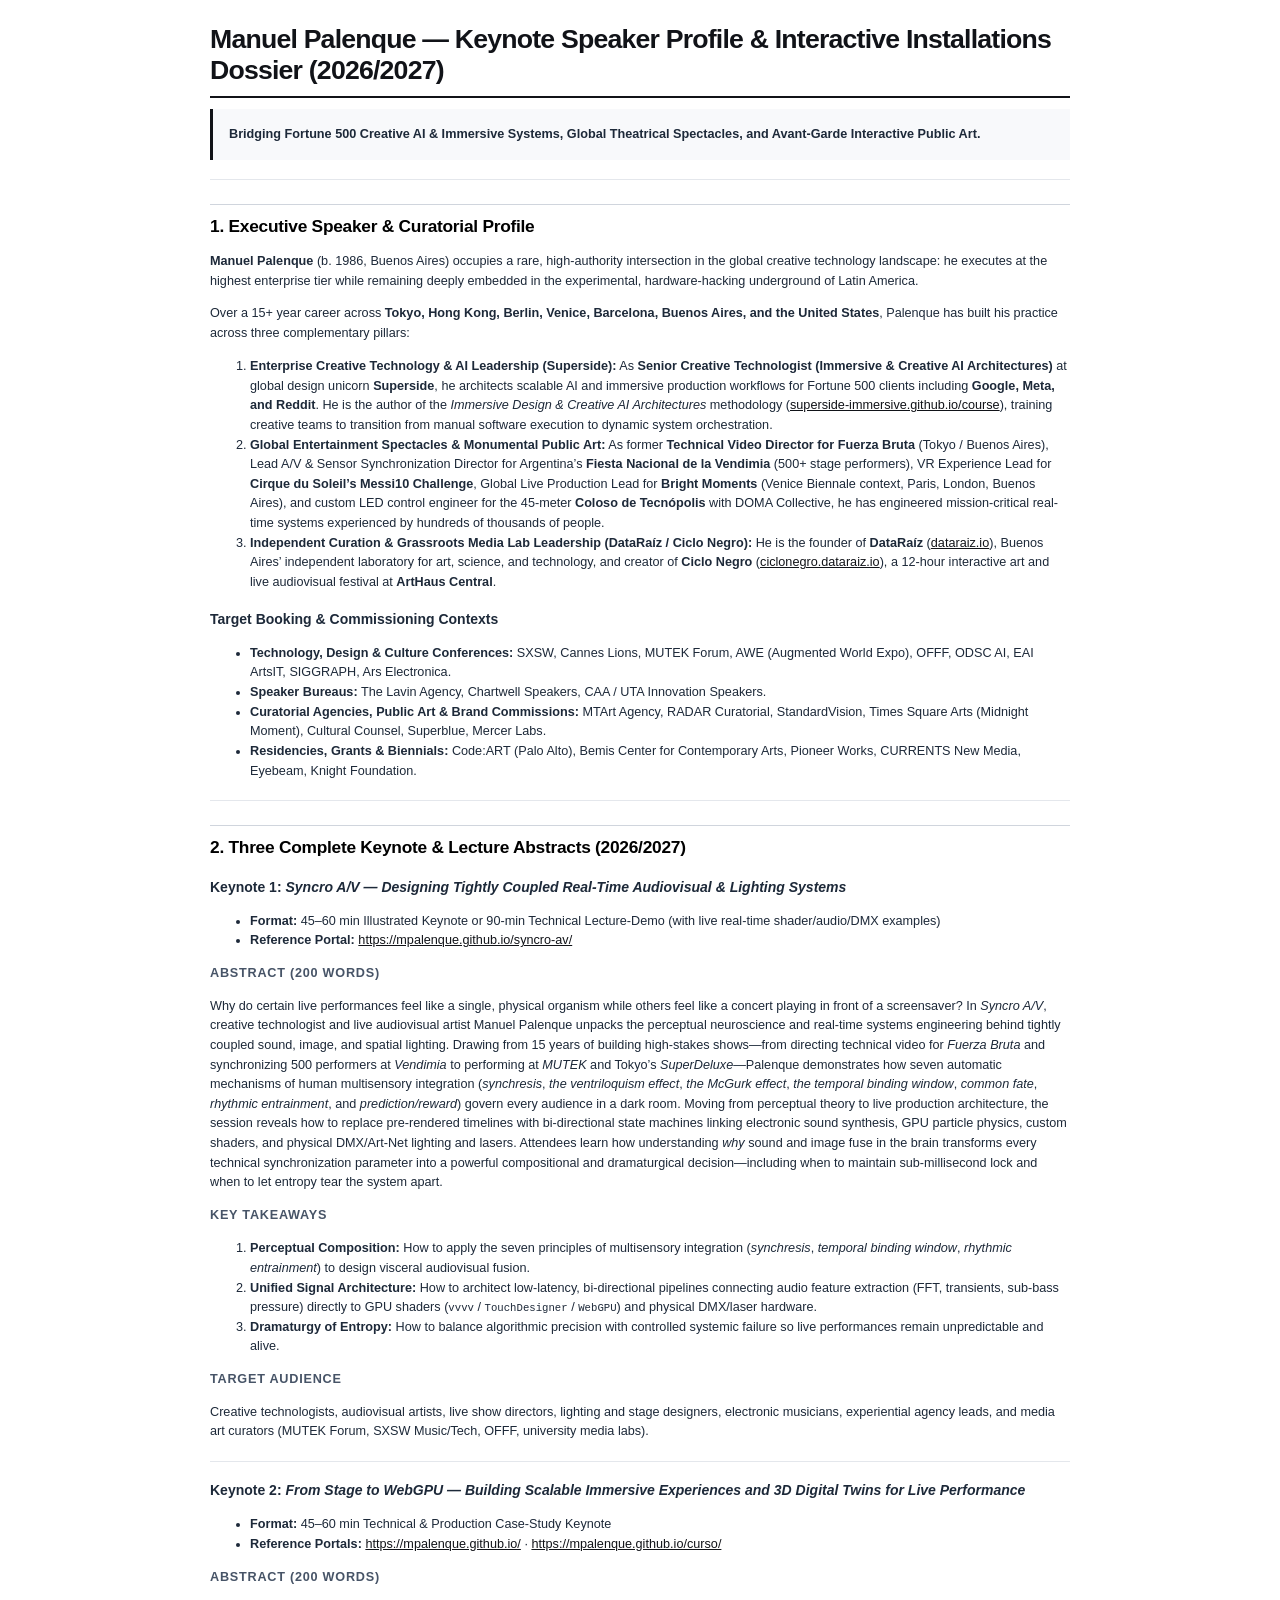
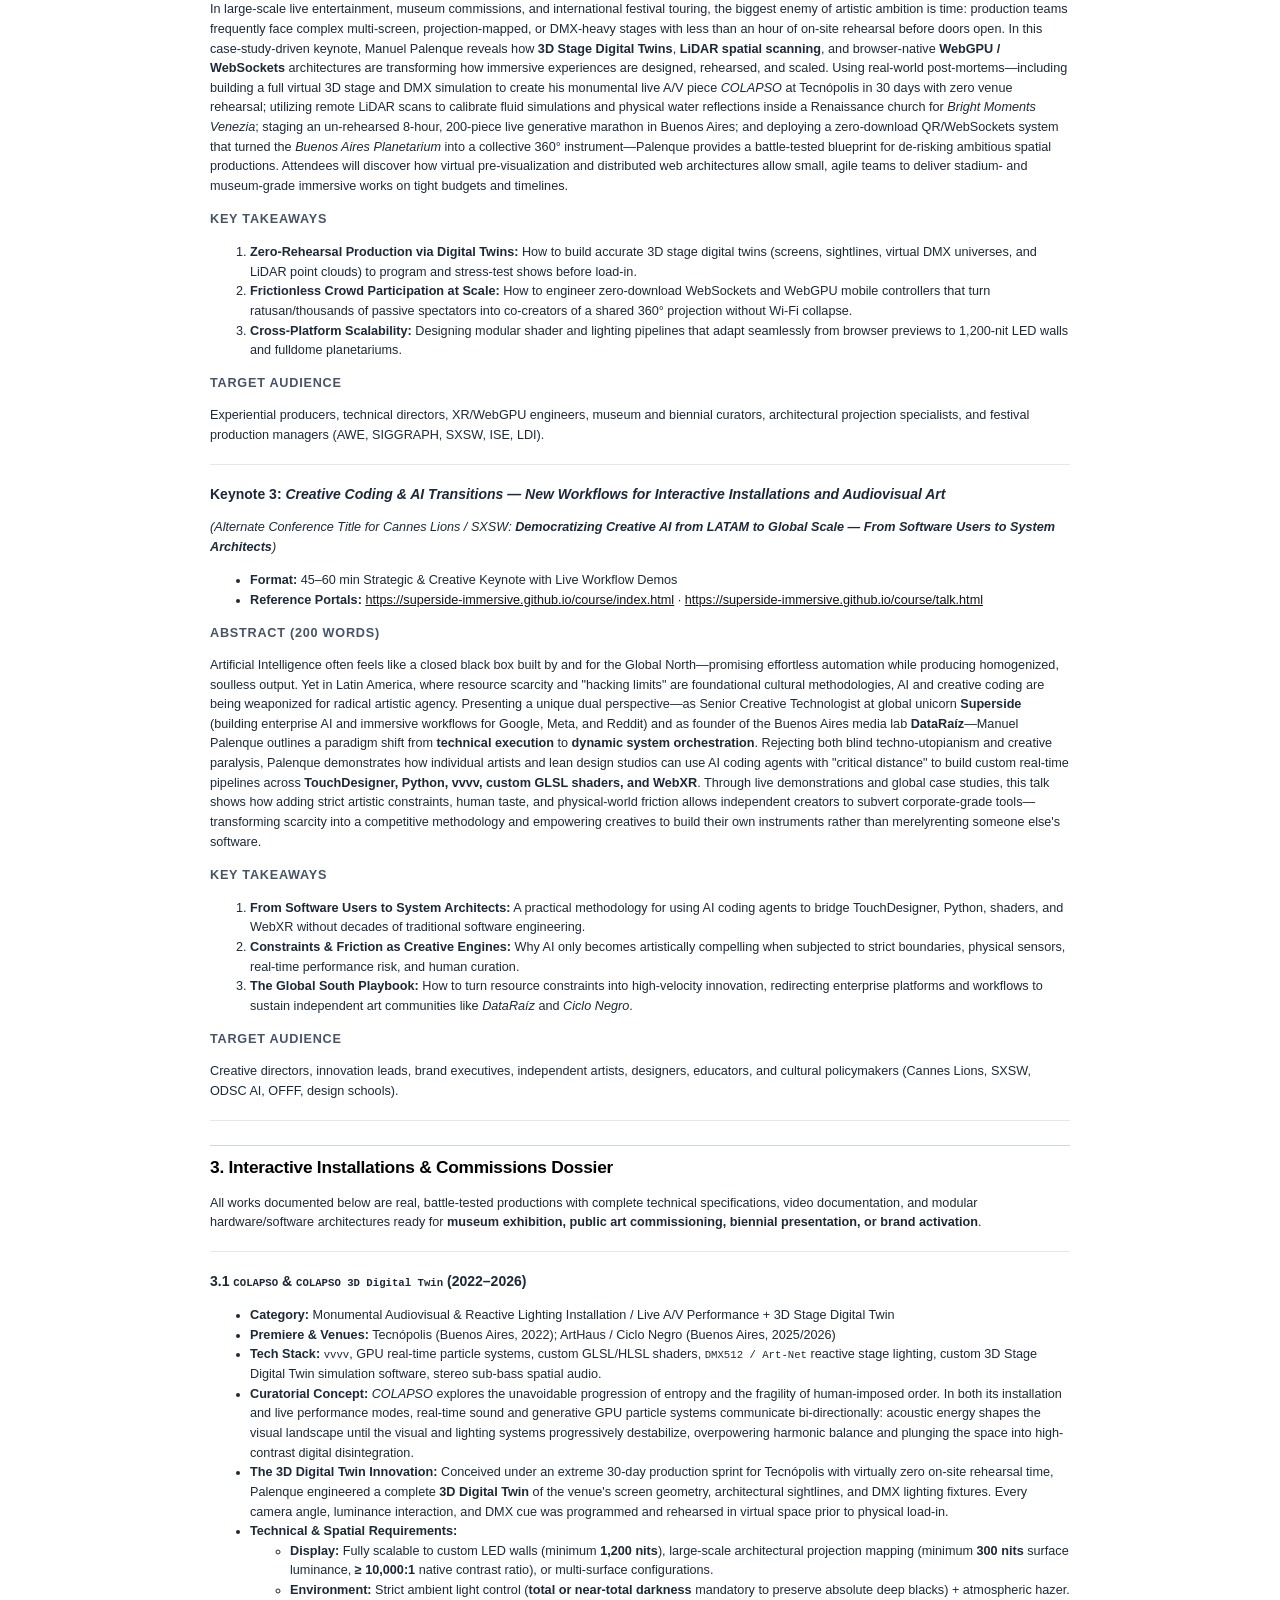
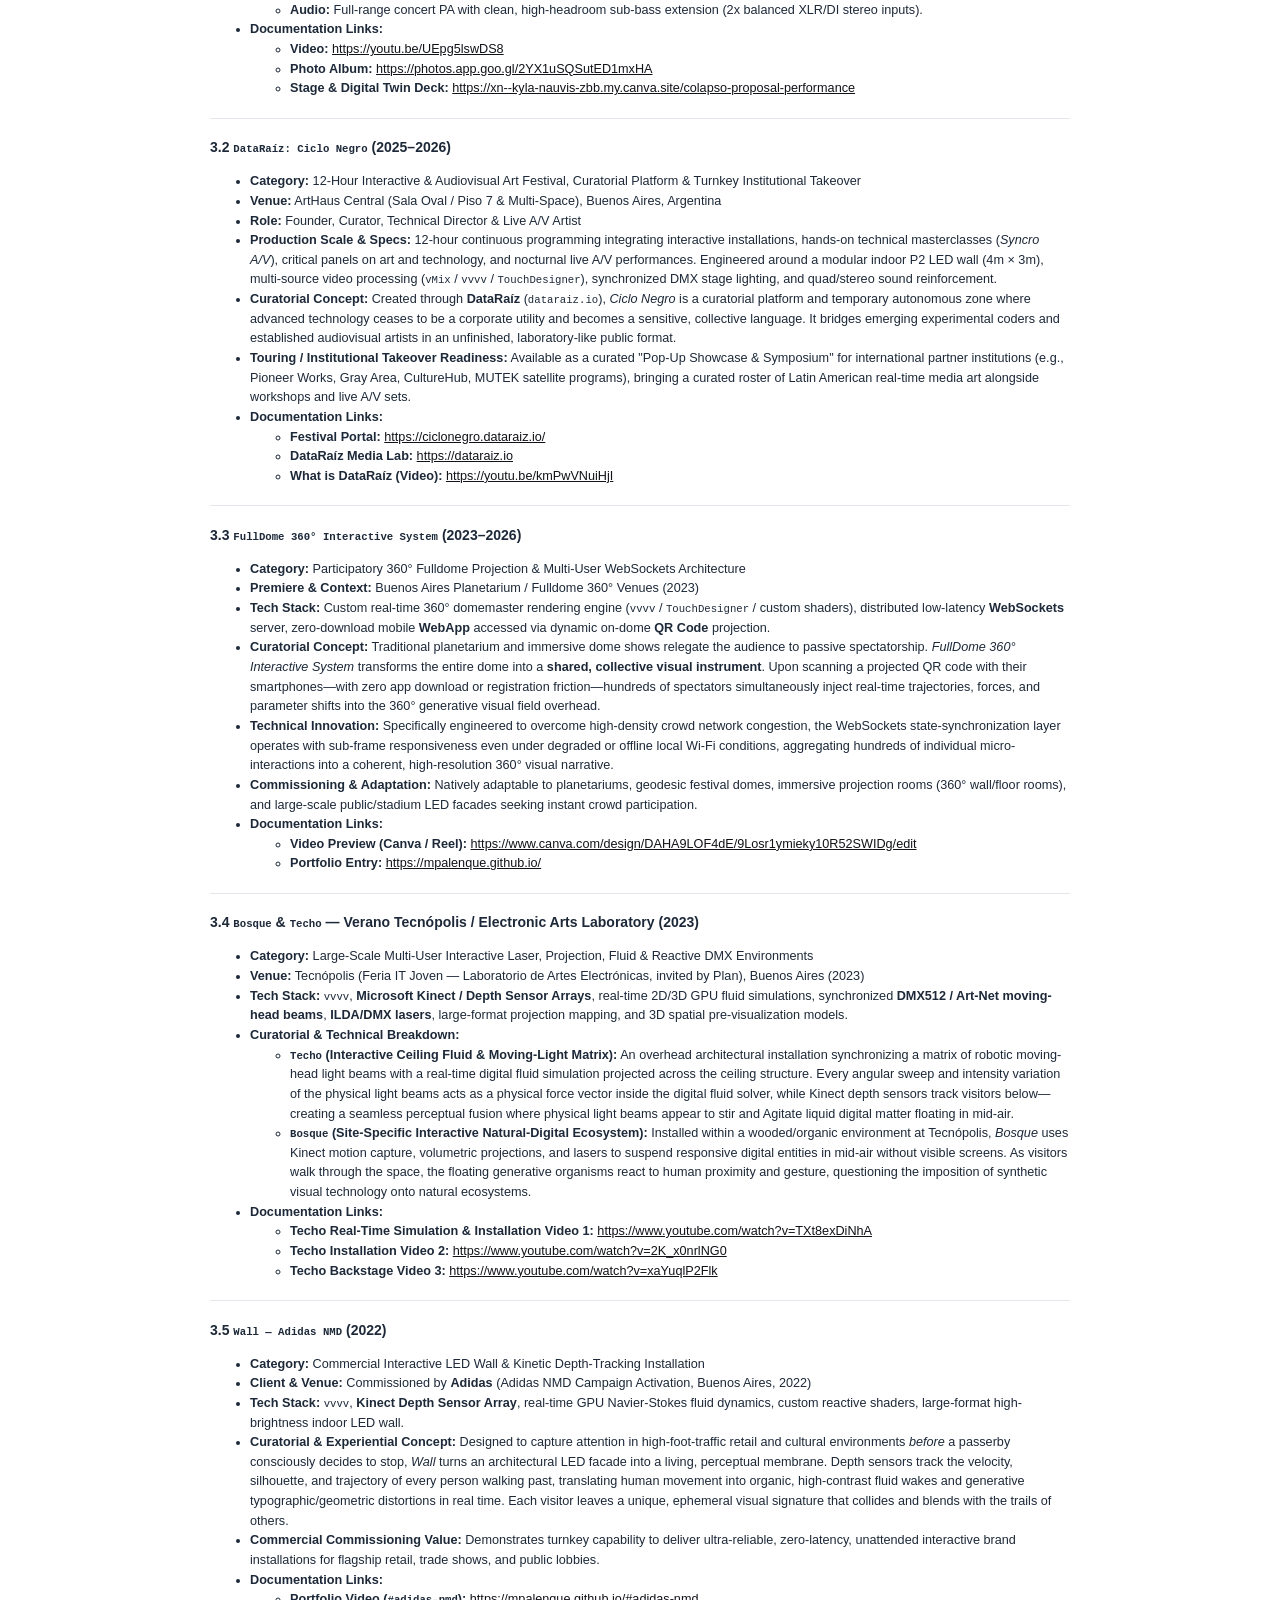
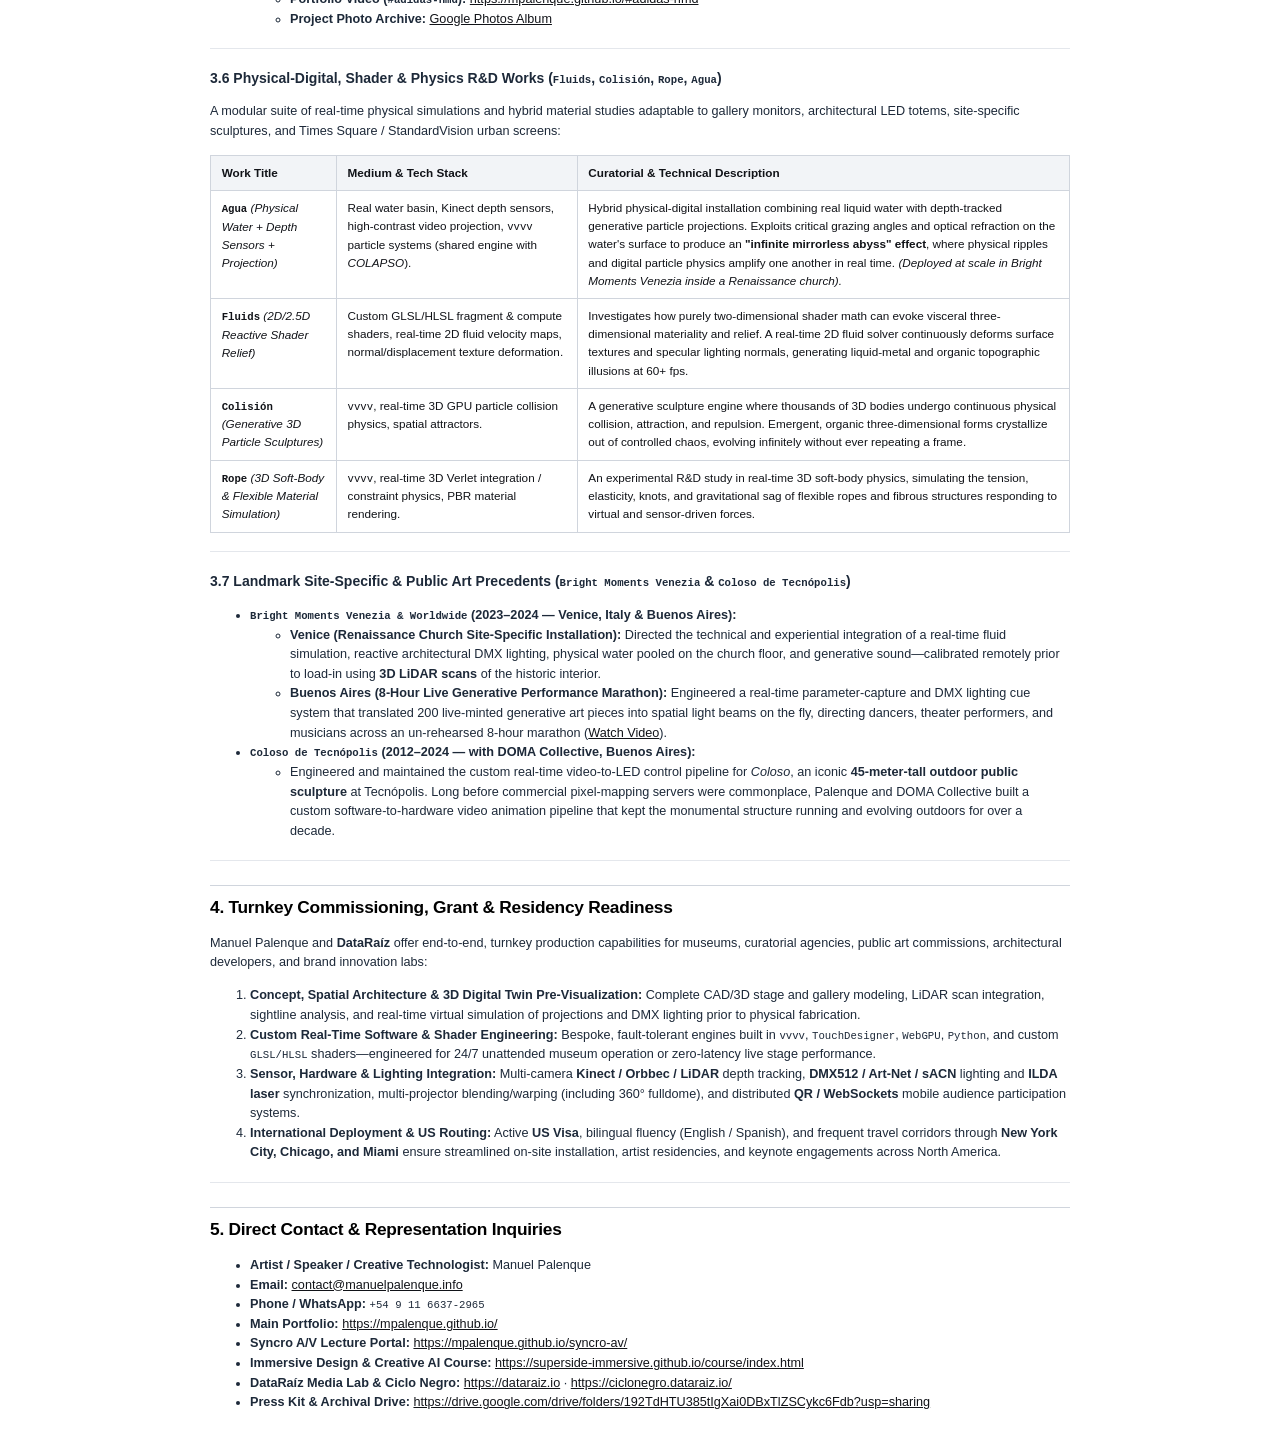
<file: booking/speaking-and-installations.html>
<!doctype html>
<html lang="en">
<head>
  <meta charset="utf-8">
  <title>Manuel Palenque — Keynote Speaker & Interactive Installations Dossier</title>
  <style>
@page { size: A4; margin: 16mm 16mm 16mm 16mm; }
body {
  font-family: 'Inter', -apple-system, BlinkMacSystemFont, 'Helvetica Neue', Arial, sans-serif;
  color: #111318;
  background: #ffffff;
  line-height: 1.55;
  font-size: 10pt;
  max-width: 860px;
  margin: 0 auto;
  padding: 24px;
}
@media print {
  body { padding: 0; max-width: 100%; }
}
h1 {
  font-size: 20pt;
  font-weight: 600;
  letter-spacing: -0.03em;
  line-height: 1.15;
  margin: 0 0 8pt 0;
  padding-bottom: 8pt;
  border-bottom: 2px solid #111318;
}
h2 {
  font-size: 13pt;
  font-weight: 600;
  letter-spacing: -0.015em;
  margin: 18pt 0 8pt 0;
  padding-top: 6pt;
  border-top: 1px solid #d0d5dd;
  color: #000;
}
h3 {
  font-size: 10.5pt;
  font-weight: 600;
  margin: 12pt 0 4pt 0;
  color: #1d2939;
}
h4 {
  font-size: 9.5pt;
  font-weight: 600;
  text-transform: uppercase;
  letter-spacing: 0.06em;
  margin: 10pt 0 4pt 0;
  color: #475467;
}
p, li {
  font-size: 9.5pt;
  color: #1d2939;
}
blockquote {
  margin: 8pt 0 12pt 0;
  padding: 8pt 12pt;
  background: #f8f9fb;
  border-left: 3px solid #111318;
  color: #111318;
}
blockquote p { margin: 4pt 0; }
table {
  width: 100%;
  border-collapse: collapse;
  margin: 10pt 0 14pt 0;
  font-size: 8.8pt;
}
th, td {
  border: 1px solid #d0d5dd;
  padding: 6pt 8pt;
  text-align: left;
  vertical-align: top;
}
th {
  background: #f2f4f7;
  font-weight: 600;
  color: #111318;
}
pre, code {
  font-family: 'JetBrains Mono', 'SFMono-Regular', Menlo, monospace;
  font-size: 8pt;
}
pre {
  background: #f8f9fb;
  border: 1px solid #d0d5dd;
  padding: 8pt;
  overflow-x: auto;
  line-height: 1.35;
}
hr {
  border: 0;
  border-top: 1px solid #e4e7ec;
  margin: 14pt 0;
}
a {
  color: #111318;
  text-decoration: underline;
}
details {
  margin: 8pt 0;
  padding: 6pt 10pt;
  border: 1px solid #e4e7ec;
  background: #fcfcfd;
}
</style>
</head>
<body>
<h1>Manuel Palenque — Keynote Speaker Profile &amp; Interactive Installations Dossier (2026/2027)</h1>
<blockquote>
<p><strong>Bridging Fortune 500 Creative AI &amp; Immersive Systems, Global Theatrical Spectacles, and Avant-Garde Interactive Public Art.</strong></p>
</blockquote>
<hr>
<h2>1. Executive Speaker &amp; Curatorial Profile</h2>
<p><strong>Manuel Palenque</strong> (b. 1986, Buenos Aires) occupies a rare, high-authority intersection in the global creative technology landscape: he executes at the highest enterprise tier while remaining deeply embedded in the experimental, hardware-hacking underground of Latin America.</p>
<p>Over a 15+ year career across <strong>Tokyo, Hong Kong, Berlin, Venice, Barcelona, Buenos Aires, and the United States</strong>, Palenque has built his practice across three complementary pillars:</p>
<ol>
<li><strong>Enterprise Creative Technology &amp; AI Leadership (Superside):</strong> As <strong>Senior Creative Technologist (Immersive &amp; Creative AI Architectures)</strong> at global design unicorn <strong>Superside</strong>, he architects scalable AI and immersive production workflows for Fortune 500 clients including <strong>Google, Meta, and Reddit</strong>. He is the author of the <em>Immersive Design &amp; Creative AI Architectures</em> methodology (<a href="https://superside-immersive.github.io/course/index.html">superside-immersive.github.io/course</a>), training creative teams to transition from manual software execution to dynamic system orchestration.</li>
<li><strong>Global Entertainment Spectacles &amp; Monumental Public Art:</strong> As former <strong>Technical Video Director for Fuerza Bruta</strong> (Tokyo / Buenos Aires), Lead A/V &amp; Sensor Synchronization Director for Argentina’s <strong>Fiesta Nacional de la Vendimia</strong> (500+ stage performers), VR Experience Lead for <strong>Cirque du Soleil’s Messi10 Challenge</strong>, Global Live Production Lead for <strong>Bright Moments</strong> (Venice Biennale context, Paris, London, Buenos Aires), and custom LED control engineer for the 45-meter <strong>Coloso de Tecnópolis</strong> with DOMA Collective, he has engineered mission-critical real-time systems experienced by hundreds of thousands of people.</li>
<li><strong>Independent Curation &amp; Grassroots Media Lab Leadership (DataRaíz / Ciclo Negro):</strong> He is the founder of <strong>DataRaíz</strong> (<a href="https://dataraiz.io">dataraiz.io</a>), Buenos Aires’ independent laboratory for art, science, and technology, and creator of <strong>Ciclo Negro</strong> (<a href="https://ciclonegro.dataraiz.io/">ciclonegro.dataraiz.io</a>), a 12-hour interactive art and live audiovisual festival at <strong>ArtHaus Central</strong>.</li>
</ol>
<h3>Target Booking &amp; Commissioning Contexts</h3>
<ul>
<li><strong>Technology, Design &amp; Culture Conferences:</strong> SXSW, Cannes Lions, MUTEK Forum, AWE (Augmented World Expo), OFFF, ODSC AI, EAI ArtsIT, SIGGRAPH, Ars Electronica.</li>
<li><strong>Speaker Bureaus:</strong> The Lavin Agency, Chartwell Speakers, CAA / UTA Innovation Speakers.</li>
<li><strong>Curatorial Agencies, Public Art &amp; Brand Commissions:</strong> MTArt Agency, RADAR Curatorial, StandardVision, Times Square Arts (Midnight Moment), Cultural Counsel, Superblue, Mercer Labs.</li>
<li><strong>Residencies, Grants &amp; Biennials:</strong> Code:ART (Palo Alto), Bemis Center for Contemporary Arts, Pioneer Works, CURRENTS New Media, Eyebeam, Knight Foundation.</li>
</ul>
<hr>
<h2>2. Three Complete Keynote &amp; Lecture Abstracts (2026/2027)</h2>
<h3>Keynote 1: <em>Syncro A/V — Designing Tightly Coupled Real-Time Audiovisual &amp; Lighting Systems</em></h3>
<ul>
<li><strong>Format:</strong> 45–60 min Illustrated Keynote or 90-min Technical Lecture-Demo (with live real-time shader/audio/DMX examples)</li>
<li><strong>Reference Portal:</strong> <a href="https://mpalenque.github.io/syncro-av/">https://mpalenque.github.io/syncro-av/</a></li>
</ul>
<h4>Abstract (200 Words)</h4>
<p>Why do certain live performances feel like a single, physical organism while others feel like a concert playing in front of a screensaver? In <em>Syncro A/V</em>, creative technologist and live audiovisual artist Manuel Palenque unpacks the perceptual neuroscience and real-time systems engineering behind tightly coupled sound, image, and spatial lighting. Drawing from 15 years of building high-stakes shows—from directing technical video for <em>Fuerza Bruta</em> and synchronizing 500 performers at <em>Vendimia</em> to performing at <em>MUTEK</em> and Tokyo’s <em>SuperDeluxe</em>—Palenque demonstrates how seven automatic mechanisms of human multisensory integration (<em>synchresis</em>, <em>the ventriloquism effect</em>, <em>the McGurk effect</em>, <em>the temporal binding window</em>, <em>common fate</em>, <em>rhythmic entrainment</em>, and <em>prediction/reward</em>) govern every audience in a dark room. Moving from perceptual theory to live production architecture, the session reveals how to replace pre-rendered timelines with bi-directional state machines linking electronic sound synthesis, GPU particle physics, custom shaders, and physical DMX/Art-Net lighting and lasers. Attendees learn how understanding <em>why</em> sound and image fuse in the brain transforms every technical synchronization parameter into a powerful compositional and dramaturgical decision—including when to maintain sub-millisecond lock and when to let entropy tear the system apart.</p>
<h4>Key Takeaways</h4>
<ol>
<li><strong>Perceptual Composition:</strong> How to apply the seven principles of multisensory integration (<em>synchresis</em>, <em>temporal binding window</em>, <em>rhythmic entrainment</em>) to design visceral audiovisual fusion.</li>
<li><strong>Unified Signal Architecture:</strong> How to architect low-latency, bi-directional pipelines connecting audio feature extraction (FFT, transients, sub-bass pressure) directly to GPU shaders (<code>vvvv</code> / <code>TouchDesigner</code> / <code>WebGPU</code>) and physical DMX/laser hardware.</li>
<li><strong>Dramaturgy of Entropy:</strong> How to balance algorithmic precision with controlled systemic failure so live performances remain unpredictable and alive.</li>
</ol>
<h4>Target Audience</h4>
<p>Creative technologists, audiovisual artists, live show directors, lighting and stage designers, electronic musicians, experiential agency leads, and media art curators (MUTEK Forum, SXSW Music/Tech, OFFF, university media labs).</p>
<hr>
<h3>Keynote 2: <em>From Stage to WebGPU — Building Scalable Immersive Experiences and 3D Digital Twins for Live Performance</em></h3>
<ul>
<li><strong>Format:</strong> 45–60 min Technical &amp; Production Case-Study Keynote</li>
<li><strong>Reference Portals:</strong> <a href="https://mpalenque.github.io/">https://mpalenque.github.io/</a> · <a href="https://mpalenque.github.io/curso/">https://mpalenque.github.io/curso/</a></li>
</ul>
<h4>Abstract (200 Words)</h4>
<p>In large-scale live entertainment, museum commissions, and international festival touring, the biggest enemy of artistic ambition is time: production teams frequently face complex multi-screen, projection-mapped, or DMX-heavy stages with less than an hour of on-site rehearsal before doors open. In this case-study-driven keynote, Manuel Palenque reveals how <strong>3D Stage Digital Twins</strong>, <strong>LiDAR spatial scanning</strong>, and browser-native <strong>WebGPU / WebSockets</strong> architectures are transforming how immersive experiences are designed, rehearsed, and scaled. Using real-world post-mortems—including building a full virtual 3D stage and DMX simulation to create his monumental live A/V piece <em>COLAPSO</em> at Tecnópolis in 30 days with zero venue rehearsal; utilizing remote LiDAR scans to calibrate fluid simulations and physical water reflections inside a Renaissance church for <em>Bright Moments Venezia</em>; staging an un-rehearsed 8-hour, 200-piece live generative marathon in Buenos Aires; and deploying a zero-download QR/WebSockets system that turned the <em>Buenos Aires Planetarium</em> into a collective 360° instrument—Palenque provides a battle-tested blueprint for de-risking ambitious spatial productions. Attendees will discover how virtual pre-visualization and distributed web architectures allow small, agile teams to deliver stadium- and museum-grade immersive works on tight budgets and timelines.</p>
<h4>Key Takeaways</h4>
<ol>
<li><strong>Zero-Rehearsal Production via Digital Twins:</strong> How to build accurate 3D stage digital twins (screens, sightlines, virtual DMX universes, and LiDAR point clouds) to program and stress-test shows before load-in.</li>
<li><strong>Frictionless Crowd Participation at Scale:</strong> How to engineer zero-download WebSockets and WebGPU mobile controllers that turn ratusan/thousands of passive spectators into co-creators of a shared 360° projection without Wi-Fi collapse.</li>
<li><strong>Cross-Platform Scalability:</strong> Designing modular shader and lighting pipelines that adapt seamlessly from browser previews to 1,200-nit LED walls and fulldome planetariums.</li>
</ol>
<h4>Target Audience</h4>
<p>Experiential producers, technical directors, XR/WebGPU engineers, museum and biennial curators, architectural projection specialists, and festival production managers (AWE, SIGGRAPH, SXSW, ISE, LDI).</p>
<hr>
<h3>Keynote 3: <em>Creative Coding &amp; AI Transitions — New Workflows for Interactive Installations and Audiovisual Art</em></h3>
<p><em>(Alternate Conference Title for Cannes Lions / SXSW: <strong>Democratizing Creative AI from LATAM to Global Scale — From Software Users to System Architects</strong>)</em></p>
<ul>
<li><strong>Format:</strong> 45–60 min Strategic &amp; Creative Keynote with Live Workflow Demos</li>
<li><strong>Reference Portals:</strong> <a href="https://superside-immersive.github.io/course/index.html">https://superside-immersive.github.io/course/index.html</a> · <a href="https://superside-immersive.github.io/course/talk.html">https://superside-immersive.github.io/course/talk.html</a></li>
</ul>
<h4>Abstract (200 Words)</h4>
<p>Artificial Intelligence often feels like a closed black box built by and for the Global North—promising effortless automation while producing homogenized, soulless output. Yet in Latin America, where resource scarcity and &quot;hacking limits&quot; are foundational cultural methodologies, AI and creative coding are being weaponized for radical artistic agency. Presenting a unique dual perspective—as Senior Creative Technologist at global unicorn <strong>Superside</strong> (building enterprise AI and immersive workflows for Google, Meta, and Reddit) and as founder of the Buenos Aires media lab <strong>DataRaíz</strong>—Manuel Palenque outlines a paradigm shift from <strong>technical execution</strong> to <strong>dynamic system orchestration</strong>. Rejecting both blind techno-utopianism and creative paralysis, Palenque demonstrates how individual artists and lean design studios can use AI coding agents with &quot;critical distance&quot; to build custom real-time pipelines across <strong>TouchDesigner, Python, vvvv, custom GLSL shaders, and WebXR</strong>. Through live demonstrations and global case studies, this talk shows how adding strict artistic constraints, human taste, and physical-world friction allows independent creators to subvert corporate-grade tools—transforming scarcity into a competitive methodology and empowering creatives to build their own instruments rather than merelyrenting someone else&#39;s software.</p>
<h4>Key Takeaways</h4>
<ol>
<li><strong>From Software Users to System Architects:</strong> A practical methodology for using AI coding agents to bridge TouchDesigner, Python, shaders, and WebXR without decades of traditional software engineering.</li>
<li><strong>Constraints &amp; Friction as Creative Engines:</strong> Why AI only becomes artistically compelling when subjected to strict boundaries, physical sensors, real-time performance risk, and human curation.</li>
<li><strong>The Global South Playbook:</strong> How to turn resource constraints into high-velocity innovation, redirecting enterprise platforms and workflows to sustain independent art communities like <em>DataRaíz</em> and <em>Ciclo Negro</em>.</li>
</ol>
<h4>Target Audience</h4>
<p>Creative directors, innovation leads, brand executives, independent artists, designers, educators, and cultural policymakers (Cannes Lions, SXSW, ODSC AI, OFFF, design schools).</p>
<hr>
<h2>3. Interactive Installations &amp; Commissions Dossier</h2>
<p>All works documented below are real, battle-tested productions with complete technical specifications, video documentation, and modular hardware/software architectures ready for <strong>museum exhibition, public art commissioning, biennial presentation, or brand activation</strong>.</p>
<hr>
<h3>3.1 <code>COLAPSO</code> &amp; <code>COLAPSO 3D Digital Twin</code> (2022–2026)</h3>
<ul>
<li><strong>Category:</strong> Monumental Audiovisual &amp; Reactive Lighting Installation / Live A/V Performance + 3D Stage Digital Twin</li>
<li><strong>Premiere &amp; Venues:</strong> Tecnópolis (Buenos Aires, 2022); ArtHaus / Ciclo Negro (Buenos Aires, 2025/2026)</li>
<li><strong>Tech Stack:</strong> <code>vvvv</code>, GPU real-time particle systems, custom GLSL/HLSL shaders, <code>DMX512 / Art-Net</code> reactive stage lighting, custom 3D Stage Digital Twin simulation software, stereo sub-bass spatial audio.</li>
<li><strong>Curatorial Concept:</strong> <em>COLAPSO</em> explores the unavoidable progression of entropy and the fragility of human-imposed order. In both its installation and live performance modes, real-time sound and generative GPU particle systems communicate bi-directionally: acoustic energy shapes the visual landscape until the visual and lighting systems progressively destabilize, overpowering harmonic balance and plunging the space into high-contrast digital disintegration.</li>
<li><strong>The 3D Digital Twin Innovation:</strong> Conceived under an extreme 30-day production sprint for Tecnópolis with virtually zero on-site rehearsal time, Palenque engineered a complete <strong>3D Digital Twin</strong> of the venue&#39;s screen geometry, architectural sightlines, and DMX lighting fixtures. Every camera angle, luminance interaction, and DMX cue was programmed and rehearsed in virtual space prior to physical load-in.</li>
<li><strong>Technical &amp; Spatial Requirements:</strong><ul>
<li><strong>Display:</strong> Fully scalable to custom LED walls (minimum <strong>1,200 nits</strong>), large-scale architectural projection mapping (minimum <strong>300 nits</strong> surface luminance, <strong>≥ 10,000:1</strong> native contrast ratio), or multi-surface configurations.</li>
<li><strong>Environment:</strong> Strict ambient light control (<strong>total or near-total darkness</strong> mandatory to preserve absolute deep blacks) + atmospheric hazer.</li>
<li><strong>Audio:</strong> Full-range concert PA with clean, high-headroom sub-bass extension (2x balanced XLR/DI stereo inputs).</li>
</ul>
</li>
<li><strong>Documentation Links:</strong><ul>
<li><strong>Video:</strong> <a href="https://youtu.be/UEpg5lswDS8">https://youtu.be/UEpg5lswDS8</a></li>
<li><strong>Photo Album:</strong> <a href="https://photos.app.goo.gl/2YX1uSQSutED1mxHA">https://photos.app.goo.gl/2YX1uSQSutED1mxHA</a></li>
<li><strong>Stage &amp; Digital Twin Deck:</strong> <a href="https://xn--kyla-nauvis-zbb.my.canva.site/colapso-proposal-performance">https://xn--kyla-nauvis-zbb.my.canva.site/colapso-proposal-performance</a></li>
</ul>
</li>
</ul>
<hr>
<h3>3.2 <code>DataRaíz: Ciclo Negro</code> (2025–2026)</h3>
<ul>
<li><strong>Category:</strong> 12-Hour Interactive &amp; Audiovisual Art Festival, Curatorial Platform &amp; Turnkey Institutional Takeover</li>
<li><strong>Venue:</strong> ArtHaus Central (Sala Oval / Piso 7 &amp; Multi-Space), Buenos Aires, Argentina</li>
<li><strong>Role:</strong> Founder, Curator, Technical Director &amp; Live A/V Artist</li>
<li><strong>Production Scale &amp; Specs:</strong> 12-hour continuous programming integrating interactive installations, hands-on technical masterclasses (<em>Syncro A/V</em>), critical panels on art and technology, and nocturnal live A/V performances. Engineered around a modular indoor P2 LED wall (4m × 3m), multi-source video processing (<code>vMix</code> / <code>vvvv</code> / <code>TouchDesigner</code>), synchronized DMX stage lighting, and quad/stereo sound reinforcement.</li>
<li><strong>Curatorial Concept:</strong> Created through <strong>DataRaíz</strong> (<code>dataraiz.io</code>), <em>Ciclo Negro</em> is a curatorial platform and temporary autonomous zone where advanced technology ceases to be a corporate utility and becomes a sensitive, collective language. It bridges emerging experimental coders and established audiovisual artists in an unfinished, laboratory-like public format.</li>
<li><strong>Touring / Institutional Takeover Readiness:</strong> Available as a curated &quot;Pop-Up Showcase &amp; Symposium&quot; for international partner institutions (e.g., Pioneer Works, Gray Area, CultureHub, MUTEK satellite programs), bringing a curated roster of Latin American real-time media art alongside workshops and live A/V sets.</li>
<li><strong>Documentation Links:</strong><ul>
<li><strong>Festival Portal:</strong> <a href="https://ciclonegro.dataraiz.io/">https://ciclonegro.dataraiz.io/</a></li>
<li><strong>DataRaíz Media Lab:</strong> <a href="https://dataraiz.io">https://dataraiz.io</a></li>
<li><strong>What is DataRaíz (Video):</strong> <a href="https://youtu.be/kmPwVNuiHjI">https://youtu.be/kmPwVNuiHjI</a></li>
</ul>
</li>
</ul>
<hr>
<h3>3.3 <code>FullDome 360° Interactive System</code> (2023–2026)</h3>
<ul>
<li><strong>Category:</strong> Participatory 360° Fulldome Projection &amp; Multi-User WebSockets Architecture</li>
<li><strong>Premiere &amp; Context:</strong> Buenos Aires Planetarium / Fulldome 360° Venues (2023)</li>
<li><strong>Tech Stack:</strong> Custom real-time 360° domemaster rendering engine (<code>vvvv</code> / <code>TouchDesigner</code> / custom shaders), distributed low-latency <strong>WebSockets</strong> server, zero-download mobile <strong>WebApp</strong> accessed via dynamic on-dome <strong>QR Code</strong> projection.</li>
<li><strong>Curatorial Concept:</strong> Traditional planetarium and immersive dome shows relegate the audience to passive spectatorship. <em>FullDome 360° Interactive System</em> transforms the entire dome into a <strong>shared, collective visual instrument</strong>. Upon scanning a projected QR code with their smartphones—with zero app download or registration friction—hundreds of spectators simultaneously inject real-time trajectories, forces, and parameter shifts into the 360° generative visual field overhead.</li>
<li><strong>Technical Innovation:</strong> Specifically engineered to overcome high-density crowd network congestion, the WebSockets state-synchronization layer operates with sub-frame responsiveness even under degraded or offline local Wi-Fi conditions, aggregating hundreds of individual micro-interactions into a coherent, high-resolution 360° visual narrative.</li>
<li><strong>Commissioning &amp; Adaptation:</strong> Natively adaptable to planetariums, geodesic festival domes, immersive projection rooms (360° wall/floor rooms), and large-scale public/stadium LED facades seeking instant crowd participation.</li>
<li><strong>Documentation Links:</strong><ul>
<li><strong>Video Preview (Canva / Reel):</strong> <a href="https://www.canva.com/design/DAHA9LOF4dE/9Losr1ymieky10R52SWIDg/edit">https://www.canva.com/design/DAHA9LOF4dE/9Losr1ymieky10R52SWIDg/edit</a></li>
<li><strong>Portfolio Entry:</strong> <a href="https://mpalenque.github.io/">https://mpalenque.github.io/</a></li>
</ul>
</li>
</ul>
<hr>
<h3>3.4 <code>Bosque</code> &amp; <code>Techo</code> — Verano Tecnópolis / Electronic Arts Laboratory (2023)</h3>
<ul>
<li><strong>Category:</strong> Large-Scale Multi-User Interactive Laser, Projection, Fluid &amp; Reactive DMX Environments</li>
<li><strong>Venue:</strong> Tecnópolis (Feria IT Joven — Laboratorio de Artes Electrónicas, invited by Plan), Buenos Aires (2023)</li>
<li><strong>Tech Stack:</strong> <code>vvvv</code>, <strong>Microsoft Kinect / Depth Sensor Arrays</strong>, real-time 2D/3D GPU fluid simulations, synchronized <strong>DMX512 / Art-Net moving-head beams</strong>, <strong>ILDA/DMX lasers</strong>, large-format projection mapping, and 3D spatial pre-visualization models.</li>
<li><strong>Curatorial &amp; Technical Breakdown:</strong><ul>
<li><strong><code>Techo</code> (Interactive Ceiling Fluid &amp; Moving-Light Matrix):</strong> An overhead architectural installation synchronizing a matrix of robotic moving-head light beams with a real-time digital fluid simulation projected across the ceiling structure. Every angular sweep and intensity variation of the physical light beams acts as a physical force vector inside the digital fluid solver, while Kinect depth sensors track visitors below—creating a seamless perceptual fusion where physical light beams appear to stir and Agitate liquid digital matter floating in mid-air.</li>
<li><strong><code>Bosque</code> (Site-Specific Interactive Natural-Digital Ecosystem):</strong> Installed within a wooded/organic environment at Tecnópolis, <em>Bosque</em> uses Kinect motion capture, volumetric projections, and lasers to suspend responsive digital entities in mid-air without visible screens. As visitors walk through the space, the floating generative organisms react to human proximity and gesture, questioning the imposition of synthetic visual technology onto natural ecosystems.</li>
</ul>
</li>
<li><strong>Documentation Links:</strong><ul>
<li><strong>Techo Real-Time Simulation &amp; Installation Video 1:</strong> <a href="https://www.youtube.com/watch?v=TXt8exDiNhA">https://www.youtube.com/watch?v=TXt8exDiNhA</a></li>
<li><strong>Techo Installation Video 2:</strong> <a href="https://www.youtube.com/watch?v=2K_x0nrlNG0">https://www.youtube.com/watch?v=2K_x0nrlNG0</a></li>
<li><strong>Techo Backstage Video 3:</strong> <a href="https://www.youtube.com/watch?v=xaYuqlP2Flk">https://www.youtube.com/watch?v=xaYuqlP2Flk</a></li>
</ul>
</li>
</ul>
<hr>
<h3>3.5 <code>Wall — Adidas NMD</code> (2022)</h3>
<ul>
<li><strong>Category:</strong> Commercial Interactive LED Wall &amp; Kinetic Depth-Tracking Installation</li>
<li><strong>Client &amp; Venue:</strong> Commissioned by <strong>Adidas</strong> (Adidas NMD Campaign Activation, Buenos Aires, 2022)</li>
<li><strong>Tech Stack:</strong> <code>vvvv</code>, <strong>Kinect Depth Sensor Array</strong>, real-time GPU Navier-Stokes fluid dynamics, custom reactive shaders, large-format high-brightness indoor LED wall.</li>
<li><strong>Curatorial &amp; Experiential Concept:</strong> Designed to capture attention in high-foot-traffic retail and cultural environments <em>before</em> a passerby consciously decides to stop, <em>Wall</em> turns an architectural LED facade into a living, perceptual membrane. Depth sensors track the velocity, silhouette, and trajectory of every person walking past, translating human movement into organic, high-contrast fluid wakes and generative typographic/geometric distortions in real time. Each visitor leaves a unique, ephemeral visual signature that collides and blends with the trails of others.</li>
<li><strong>Commercial Commissioning Value:</strong> Demonstrates turnkey capability to deliver ultra-reliable, zero-latency, unattended interactive brand installations for flagship retail, trade shows, and public lobbies.</li>
<li><strong>Documentation Links:</strong><ul>
<li><strong>Portfolio Video (<code>#adidas-nmd</code>):</strong> <a href="https://mpalenque.github.io/#adidas-nmd">https://mpalenque.github.io/#adidas-nmd</a></li>
<li><strong>Project Photo Archive:</strong> <a href="https://photos.google.com/album/AF1QipM3WWpJ3fDYvTF1cxT9TXCZwaM1UxCTHzvBJtt3">Google Photos Album</a></li>
</ul>
</li>
</ul>
<hr>
<h3>3.6 Physical-Digital, Shader &amp; Physics R&amp;D Works (<code>Fluids</code>, <code>Colisión</code>, <code>Rope</code>, <code>Agua</code>)</h3>
<p>A modular suite of real-time physical simulations and hybrid material studies adaptable to gallery monitors, architectural LED totems, site-specific sculptures, and Times Square / StandardVision urban screens:</p>
<table>
<thead>
<tr>
<th align="left">Work Title</th>
<th align="left">Medium &amp; Tech Stack</th>
<th align="left">Curatorial &amp; Technical Description</th>
</tr>
</thead>
<tbody><tr>
<td align="left"><strong><code>Agua</code></strong> <em>(Physical Water + Depth Sensors + Projection)</em></td>
<td align="left">Real water basin, Kinect depth sensors, high-contrast video projection, <code>vvvv</code> particle systems (shared engine with <em>COLAPSO</em>).</td>
<td align="left">Hybrid physical-digital installation combining real liquid water with depth-tracked generative particle projections. Exploits critical grazing angles and optical refraction on the water&#39;s surface to produce an <strong>&quot;infinite mirrorless abyss&quot; effect</strong>, where physical ripples and digital particle physics amplify one another in real time. <em>(Deployed at scale in Bright Moments Venezia inside a Renaissance church).</em></td>
</tr>
<tr>
<td align="left"><strong><code>Fluids</code></strong> <em>(2D/2.5D Reactive Shader Relief)</em></td>
<td align="left">Custom GLSL/HLSL fragment &amp; compute shaders, real-time 2D fluid velocity maps, normal/displacement texture deformation.</td>
<td align="left">Investigates how purely two-dimensional shader math can evoke visceral three-dimensional materiality and relief. A real-time 2D fluid solver continuously deforms surface textures and specular lighting normals, generating liquid-metal and organic topographic illusions at 60+ fps.</td>
</tr>
<tr>
<td align="left"><strong><code>Colisión</code></strong> <em>(Generative 3D Particle Sculptures)</em></td>
<td align="left"><code>vvvv</code>, real-time 3D GPU particle collision physics, spatial attractors.</td>
<td align="left">A generative sculpture engine where thousands of 3D bodies undergo continuous physical collision, attraction, and repulsion. Emergent, organic three-dimensional forms crystallize out of controlled chaos, evolving infinitely without ever repeating a frame.</td>
</tr>
<tr>
<td align="left"><strong><code>Rope</code></strong> <em>(3D Soft-Body &amp; Flexible Material Simulation)</em></td>
<td align="left"><code>vvvv</code>, real-time 3D Verlet integration / constraint physics, PBR material rendering.</td>
<td align="left">An experimental R&amp;D study in real-time 3D soft-body physics, simulating the tension, elasticity, knots, and gravitational sag of flexible ropes and fibrous structures responding to virtual and sensor-driven forces.</td>
</tr>
</tbody></table>
<hr>
<h3>3.7 Landmark Site-Specific &amp; Public Art Precedents (<code>Bright Moments Venezia</code> &amp; <code>Coloso de Tecnópolis</code>)</h3>
<ul>
<li><strong><code>Bright Moments Venezia &amp; Worldwide</code> (2023–2024 — Venice, Italy &amp; Buenos Aires):</strong><ul>
<li><strong>Venice (Renaissance Church Site-Specific Installation):</strong> Directed the technical and experiential integration of a real-time fluid simulation, reactive architectural DMX lighting, physical water pooled on the church floor, and generative sound—calibrated remotely prior to load-in using <strong>3D LiDAR scans</strong> of the historic interior.</li>
<li><strong>Buenos Aires (8-Hour Live Generative Performance Marathon):</strong> Engineered a real-time parameter-capture and DMX lighting cue system that translated 200 live-minted generative art pieces into spatial light beams on the fly, directing dancers, theater performers, and musicians across an un-rehearsed 8-hour marathon (<a href="https://youtu.be/V-9qW-pHbAo">Watch Video</a>).</li>
</ul>
</li>
<li><strong><code>Coloso de Tecnópolis</code> (2012–2024 — with DOMA Collective, Buenos Aires):</strong><ul>
<li>Engineered and maintained the custom real-time video-to-LED control pipeline for <em>Coloso</em>, an iconic <strong>45-meter-tall outdoor public sculpture</strong> at Tecnópolis. Long before commercial pixel-mapping servers were commonplace, Palenque and DOMA Collective built a custom software-to-hardware video animation pipeline that kept the monumental structure running and evolving outdoors for over a decade.</li>
</ul>
</li>
</ul>
<hr>
<h2>4. Turnkey Commissioning, Grant &amp; Residency Readiness</h2>
<p>Manuel Palenque and <strong>DataRaíz</strong> offer end-to-end, turnkey production capabilities for museums, curatorial agencies, public art commissions, architectural developers, and brand innovation labs:</p>
<ol>
<li><strong>Concept, Spatial Architecture &amp; 3D Digital Twin Pre-Visualization:</strong> Complete CAD/3D stage and gallery modeling, LiDAR scan integration, sightline analysis, and real-time virtual simulation of projections and DMX lighting prior to physical fabrication.</li>
<li><strong>Custom Real-Time Software &amp; Shader Engineering:</strong> Bespoke, fault-tolerant engines built in <code>vvvv</code>, <code>TouchDesigner</code>, <code>WebGPU</code>, <code>Python</code>, and custom <code>GLSL/HLSL</code> shaders—engineered for 24/7 unattended museum operation or zero-latency live stage performance.</li>
<li><strong>Sensor, Hardware &amp; Lighting Integration:</strong> Multi-camera <strong>Kinect / Orbbec / LiDAR</strong> depth tracking, <strong>DMX512 / Art-Net / sACN</strong> lighting and <strong>ILDA laser</strong> synchronization, multi-projector blending/warping (including 360° fulldome), and distributed <strong>QR / WebSockets</strong> mobile audience participation systems.</li>
<li><strong>International Deployment &amp; US Routing:</strong> Active <strong>US Visa</strong>, bilingual fluency (English / Spanish), and frequent travel corridors through <strong>New York City, Chicago, and Miami</strong> ensure streamlined on-site installation, artist residencies, and keynote engagements across North America.</li>
</ol>
<hr>
<h2>5. Direct Contact &amp; Representation Inquiries</h2>
<ul>
<li><strong>Artist / Speaker / Creative Technologist:</strong> Manuel Palenque</li>
<li><strong>Email:</strong> <a href="mailto:contact@manuelpalenque.info">contact@manuelpalenque.info</a></li>
<li><strong>Phone / WhatsApp:</strong> <code>+54 9 11 6637-2965</code></li>
<li><strong>Main Portfolio:</strong> <a href="https://mpalenque.github.io/">https://mpalenque.github.io/</a></li>
<li><strong>Syncro A/V Lecture Portal:</strong> <a href="https://mpalenque.github.io/syncro-av/">https://mpalenque.github.io/syncro-av/</a></li>
<li><strong>Immersive Design &amp; Creative AI Course:</strong> <a href="https://superside-immersive.github.io/course/index.html">https://superside-immersive.github.io/course/index.html</a></li>
<li><strong>DataRaíz Media Lab &amp; Ciclo Negro:</strong> <a href="https://dataraiz.io">https://dataraiz.io</a> · <a href="https://ciclonegro.dataraiz.io/">https://ciclonegro.dataraiz.io/</a></li>
<li><strong>Press Kit &amp; Archival Drive:</strong> <a href="https://drive.google.com/drive/folders/192TdHTU385tIgXai0DBxTlZSCykc6Fdb?usp=sharing">https://drive.google.com/drive/folders/192TdHTU385tIgXai0DBxTlZSCykc6Fdb?usp=sharing</a></li>
</ul>


</body>
</html>
</file>
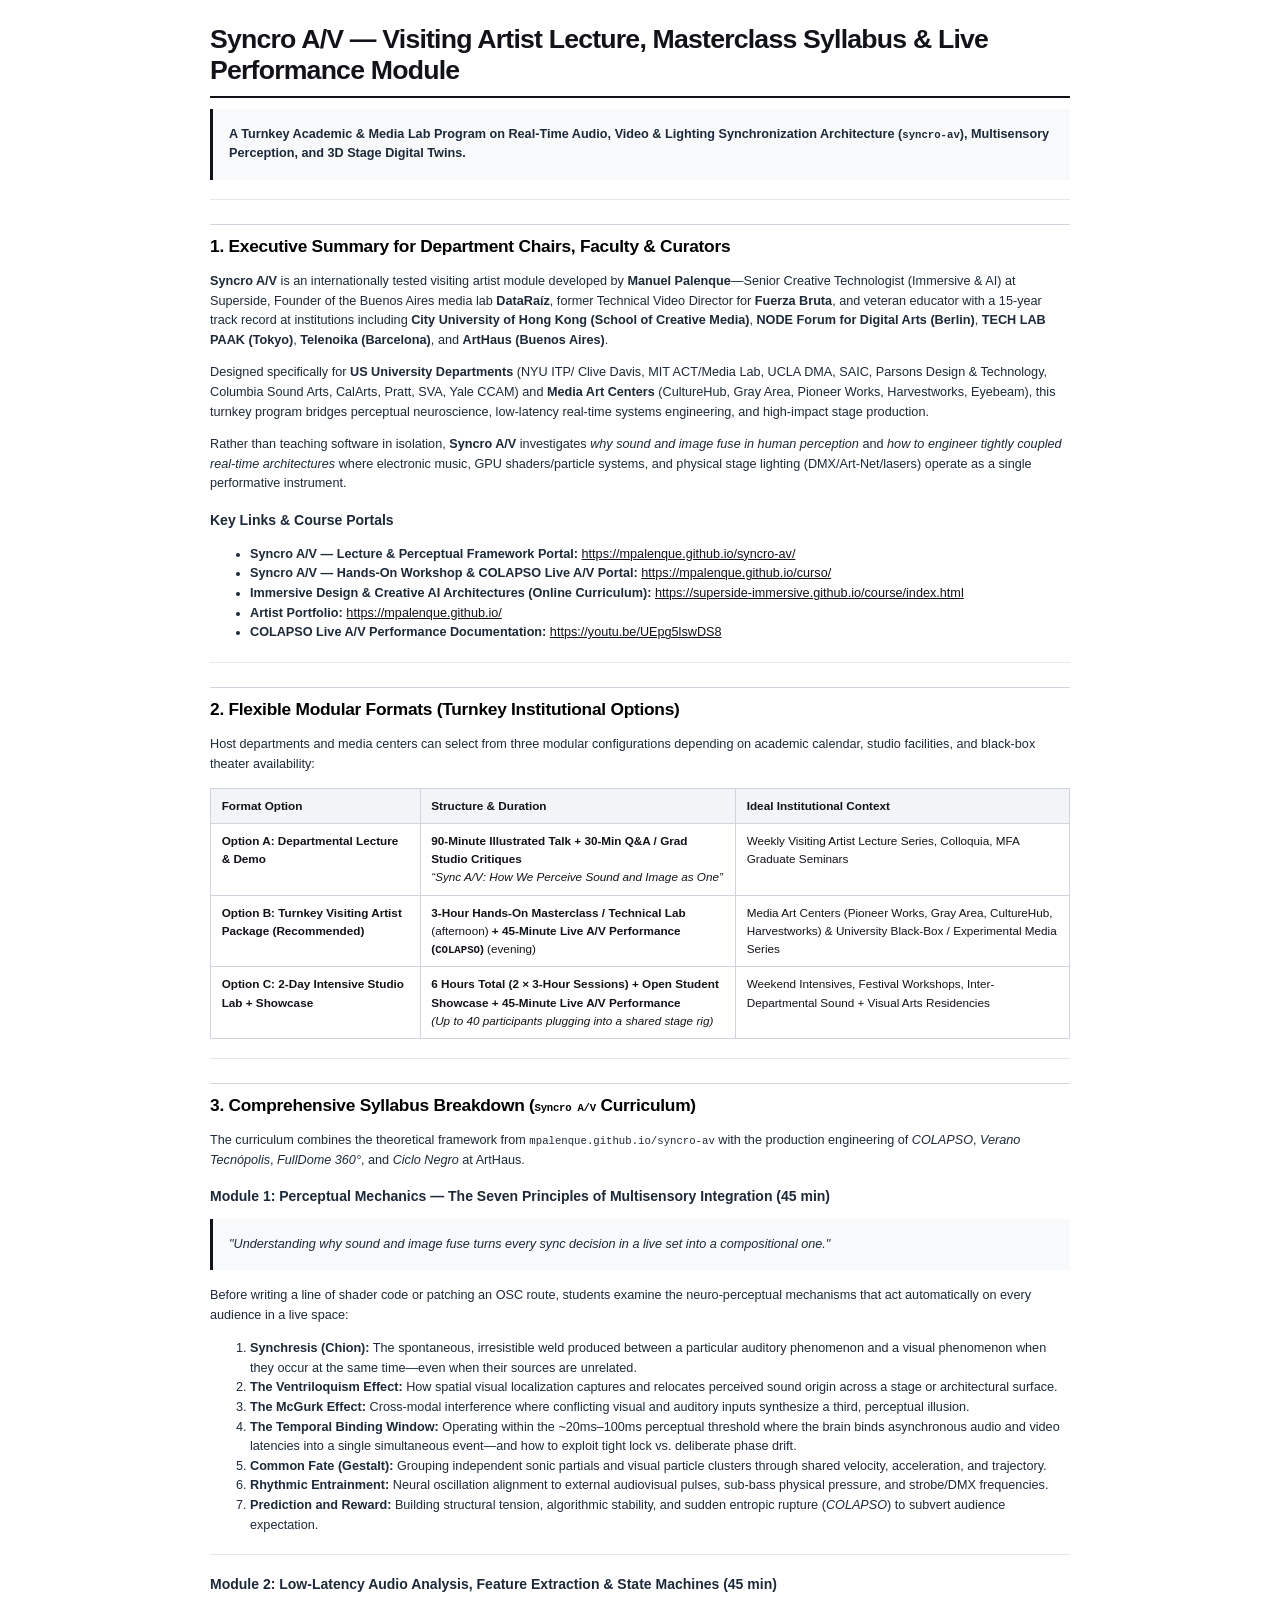
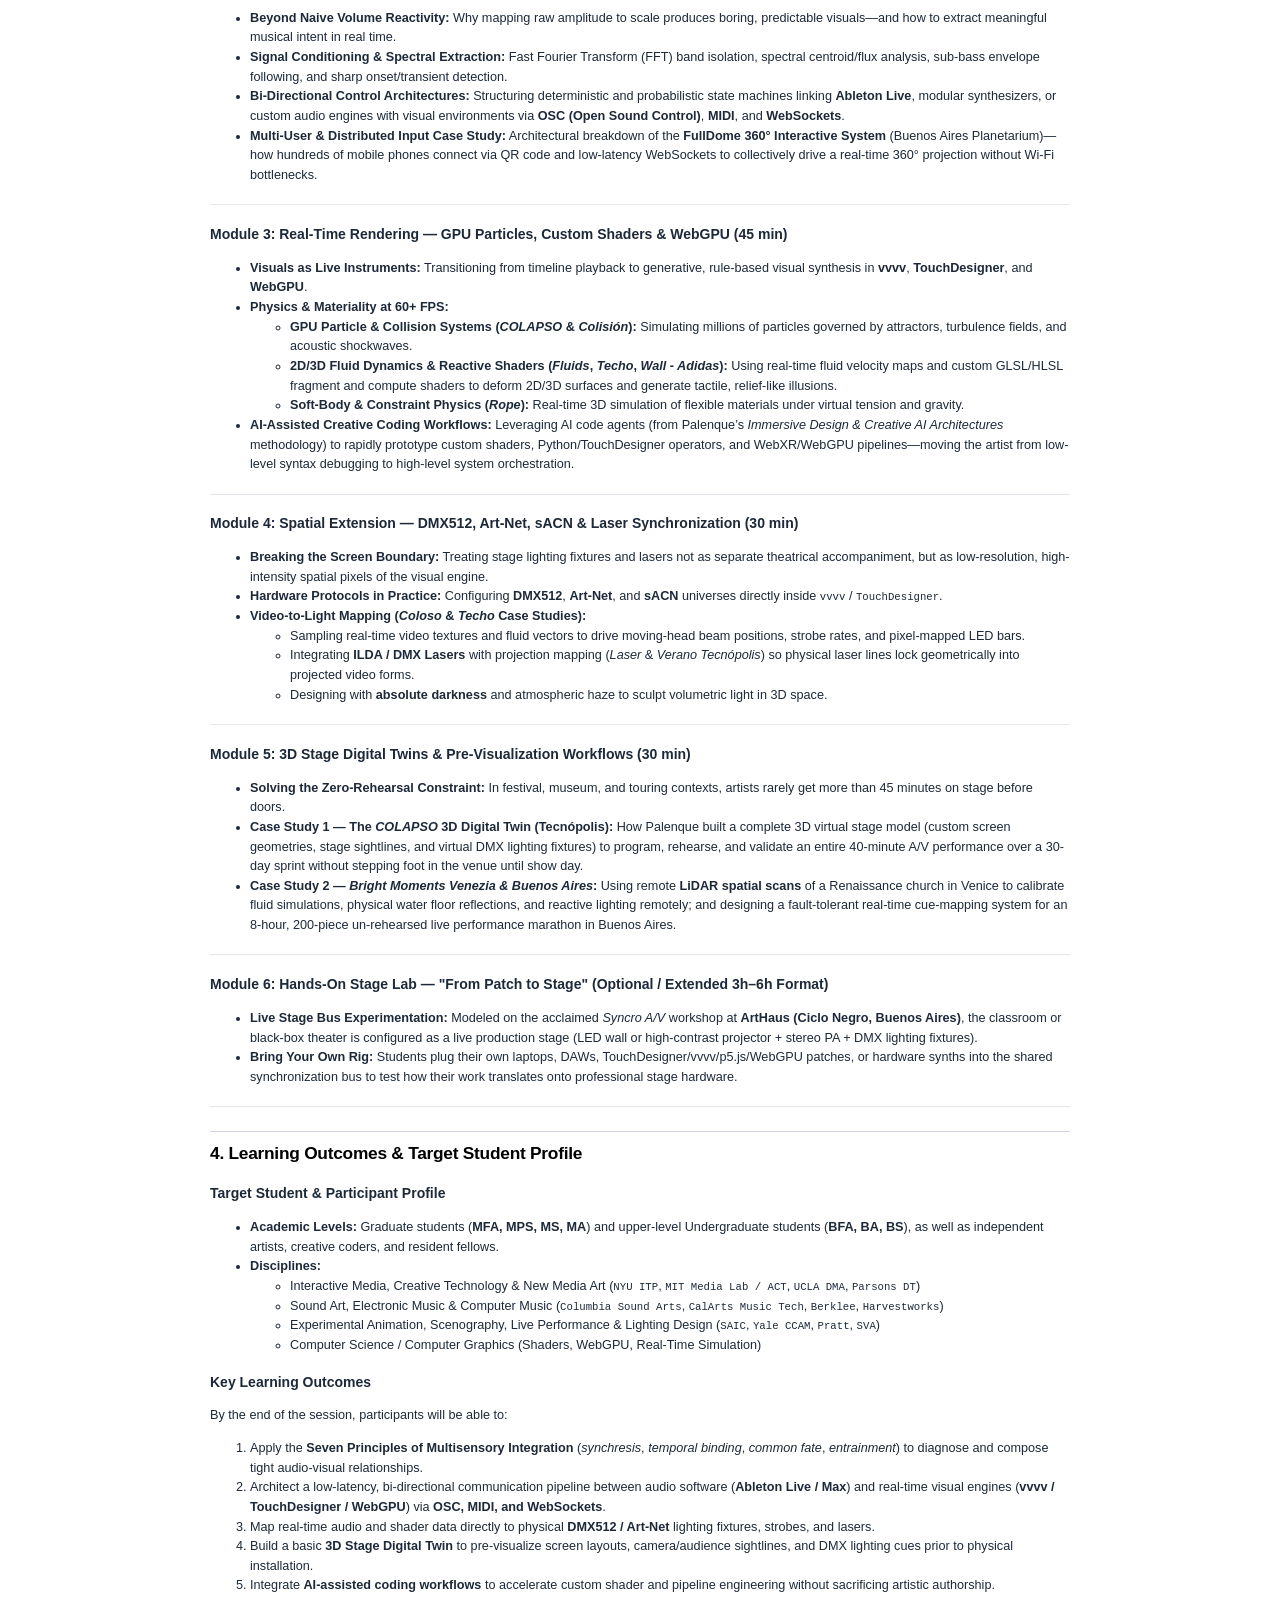
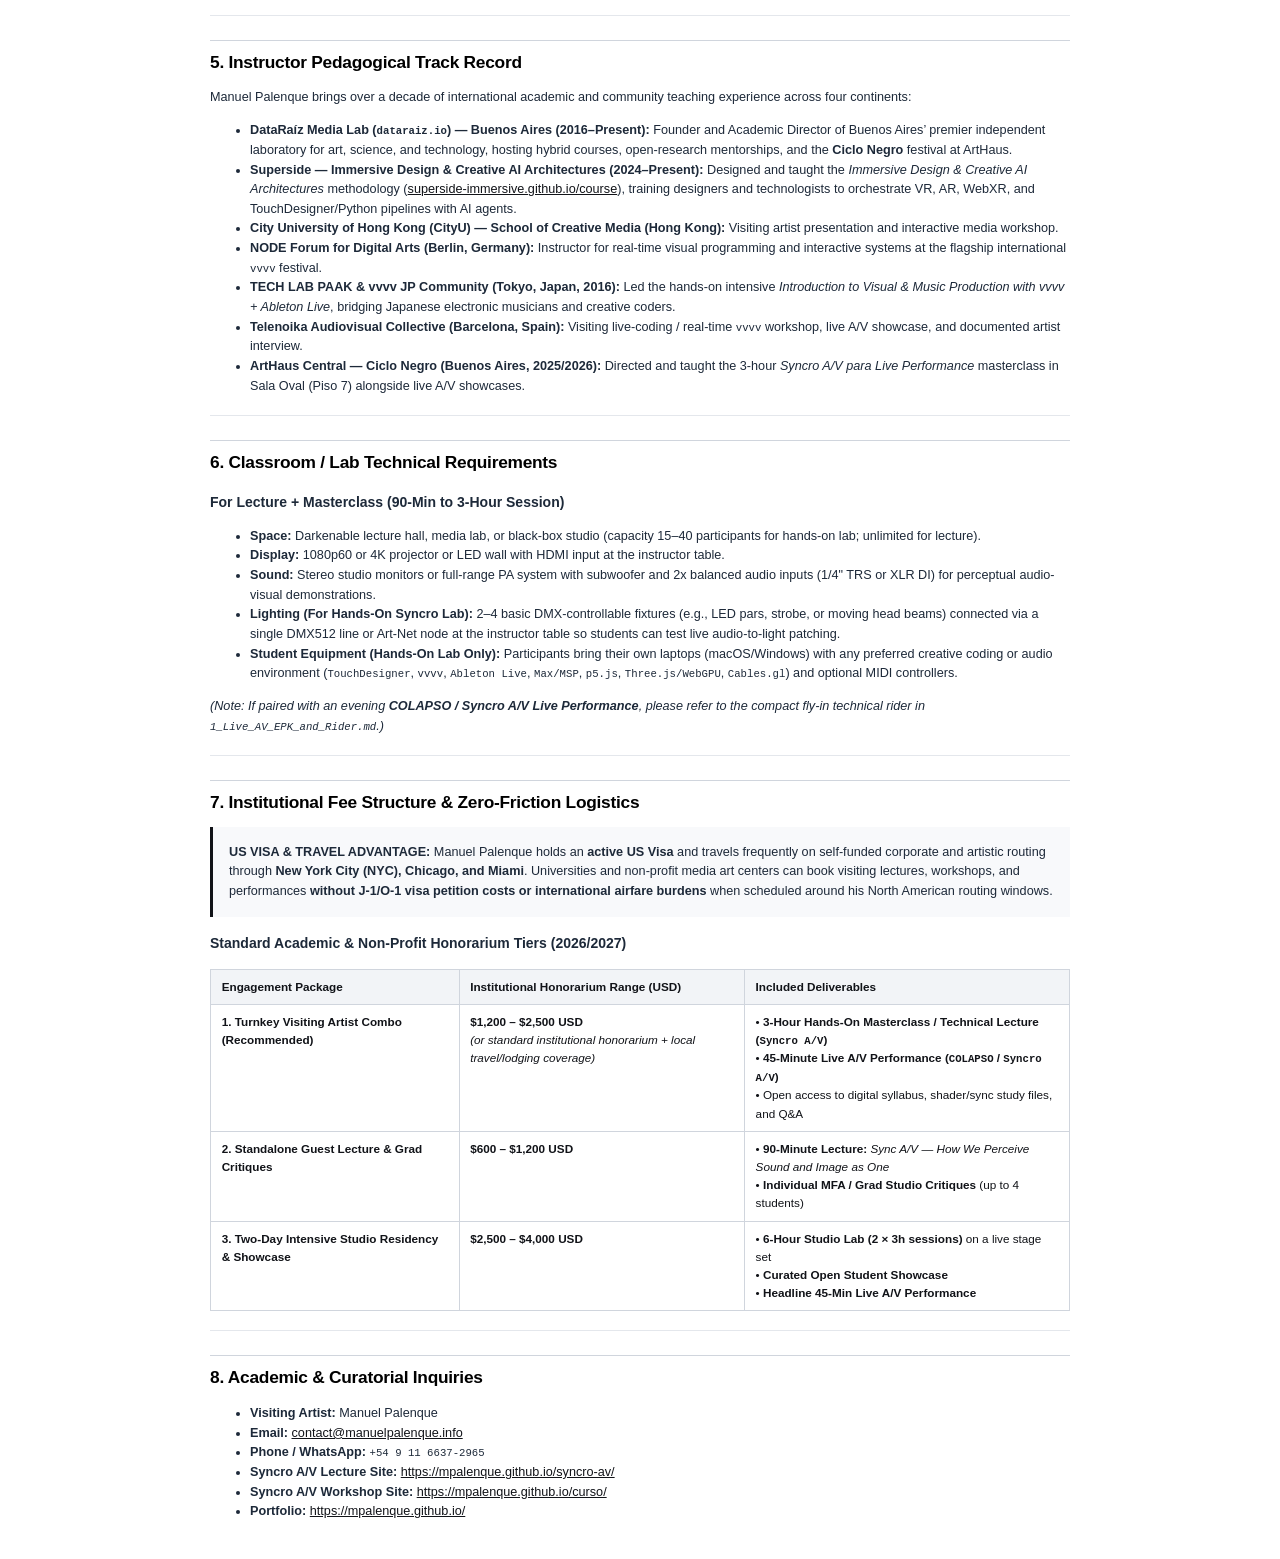
<file: booking/syncro-av-visiting-artist.html>
<!doctype html>
<html lang="en">
<head>
  <meta charset="utf-8">
  <title>Syncro A/V — Visiting Artist Lecture & Masterclass Syllabus</title>
  <style>
@page { size: A4; margin: 16mm 16mm 16mm 16mm; }
body {
  font-family: 'Inter', -apple-system, BlinkMacSystemFont, 'Helvetica Neue', Arial, sans-serif;
  color: #111318;
  background: #ffffff;
  line-height: 1.55;
  font-size: 10pt;
  max-width: 860px;
  margin: 0 auto;
  padding: 24px;
}
@media print {
  body { padding: 0; max-width: 100%; }
}
h1 {
  font-size: 20pt;
  font-weight: 600;
  letter-spacing: -0.03em;
  line-height: 1.15;
  margin: 0 0 8pt 0;
  padding-bottom: 8pt;
  border-bottom: 2px solid #111318;
}
h2 {
  font-size: 13pt;
  font-weight: 600;
  letter-spacing: -0.015em;
  margin: 18pt 0 8pt 0;
  padding-top: 6pt;
  border-top: 1px solid #d0d5dd;
  color: #000;
}
h3 {
  font-size: 10.5pt;
  font-weight: 600;
  margin: 12pt 0 4pt 0;
  color: #1d2939;
}
h4 {
  font-size: 9.5pt;
  font-weight: 600;
  text-transform: uppercase;
  letter-spacing: 0.06em;
  margin: 10pt 0 4pt 0;
  color: #475467;
}
p, li {
  font-size: 9.5pt;
  color: #1d2939;
}
blockquote {
  margin: 8pt 0 12pt 0;
  padding: 8pt 12pt;
  background: #f8f9fb;
  border-left: 3px solid #111318;
  color: #111318;
}
blockquote p { margin: 4pt 0; }
table {
  width: 100%;
  border-collapse: collapse;
  margin: 10pt 0 14pt 0;
  font-size: 8.8pt;
}
th, td {
  border: 1px solid #d0d5dd;
  padding: 6pt 8pt;
  text-align: left;
  vertical-align: top;
}
th {
  background: #f2f4f7;
  font-weight: 600;
  color: #111318;
}
pre, code {
  font-family: 'JetBrains Mono', 'SFMono-Regular', Menlo, monospace;
  font-size: 8pt;
}
pre {
  background: #f8f9fb;
  border: 1px solid #d0d5dd;
  padding: 8pt;
  overflow-x: auto;
  line-height: 1.35;
}
hr {
  border: 0;
  border-top: 1px solid #e4e7ec;
  margin: 14pt 0;
}
a {
  color: #111318;
  text-decoration: underline;
}
details {
  margin: 8pt 0;
  padding: 6pt 10pt;
  border: 1px solid #e4e7ec;
  background: #fcfcfd;
}
</style>
</head>
<body>
<h1>Syncro A/V — Visiting Artist Lecture, Masterclass Syllabus &amp; Live Performance Module</h1>
<blockquote>
<p><strong>A Turnkey Academic &amp; Media Lab Program on Real-Time Audio, Video &amp; Lighting Synchronization Architecture (<code>syncro-av</code>), Multisensory Perception, and 3D Stage Digital Twins.</strong></p>
</blockquote>
<hr>
<h2>1. Executive Summary for Department Chairs, Faculty &amp; Curators</h2>
<p><strong>Syncro A/V</strong> is an internationally tested visiting artist module developed by <strong>Manuel Palenque</strong>—Senior Creative Technologist (Immersive &amp; AI) at Superside, Founder of the Buenos Aires media lab <strong>DataRaíz</strong>, former Technical Video Director for <strong>Fuerza Bruta</strong>, and veteran educator with a 15-year track record at institutions including <strong>City University of Hong Kong (School of Creative Media)</strong>, <strong>NODE Forum for Digital Arts (Berlin)</strong>, <strong>TECH LAB PAAK (Tokyo)</strong>, <strong>Telenoika (Barcelona)</strong>, and <strong>ArtHaus (Buenos Aires)</strong>.</p>
<p>Designed specifically for <strong>US University Departments</strong> (NYU ITP/ Clive Davis, MIT ACT/Media Lab, UCLA DMA, SAIC, Parsons Design &amp; Technology, Columbia Sound Arts, CalArts, Pratt, SVA, Yale CCAM) and <strong>Media Art Centers</strong> (CultureHub, Gray Area, Pioneer Works, Harvestworks, Eyebeam), this turnkey program bridges perceptual neuroscience, low-latency real-time systems engineering, and high-impact stage production.</p>
<p>Rather than teaching software in isolation, <strong>Syncro A/V</strong> investigates <em>why sound and image fuse in human perception</em> and <em>how to engineer tightly coupled real-time architectures</em> where electronic music, GPU shaders/particle systems, and physical stage lighting (DMX/Art-Net/lasers) operate as a single performative instrument.</p>
<h3>Key Links &amp; Course Portals</h3>
<ul>
<li><strong>Syncro A/V — Lecture &amp; Perceptual Framework Portal:</strong> <a href="https://mpalenque.github.io/syncro-av/">https://mpalenque.github.io/syncro-av/</a></li>
<li><strong>Syncro A/V — Hands-On Workshop &amp; COLAPSO Live A/V Portal:</strong> <a href="https://mpalenque.github.io/curso/">https://mpalenque.github.io/curso/</a></li>
<li><strong>Immersive Design &amp; Creative AI Architectures (Online Curriculum):</strong> <a href="https://superside-immersive.github.io/course/index.html">https://superside-immersive.github.io/course/index.html</a></li>
<li><strong>Artist Portfolio:</strong> <a href="https://mpalenque.github.io/">https://mpalenque.github.io/</a></li>
<li><strong>COLAPSO Live A/V Performance Documentation:</strong> <a href="https://youtu.be/UEpg5lswDS8">https://youtu.be/UEpg5lswDS8</a></li>
</ul>
<hr>
<h2>2. Flexible Modular Formats (Turnkey Institutional Options)</h2>
<p>Host departments and media centers can select from three modular configurations depending on academic calendar, studio facilities, and black-box theater availability:</p>
<table>
<thead>
<tr>
<th align="left">Format Option</th>
<th align="left">Structure &amp; Duration</th>
<th align="left">Ideal Institutional Context</th>
</tr>
</thead>
<tbody><tr>
<td align="left"><strong>Option A: Departmental Lecture &amp; Demo</strong></td>
<td align="left"><strong>90-Minute Illustrated Talk + 30-Min Q&amp;A / Grad Studio Critiques</strong><br><em>“Sync A/V: How We Perceive Sound and Image as One”</em></td>
<td align="left">Weekly Visiting Artist Lecture Series, Colloquia, MFA Graduate Seminars</td>
</tr>
<tr>
<td align="left"><strong>Option B: Turnkey Visiting Artist Package (Recommended)</strong></td>
<td align="left"><strong>3-Hour Hands-On Masterclass / Technical Lab</strong> (afternoon) <strong>+ 45-Minute Live A/V Performance (<code>COLAPSO</code>)</strong> (evening)</td>
<td align="left">Media Art Centers (Pioneer Works, Gray Area, CultureHub, Harvestworks) &amp; University Black-Box / Experimental Media Series</td>
</tr>
<tr>
<td align="left"><strong>Option C: 2-Day Intensive Studio Lab + Showcase</strong></td>
<td align="left"><strong>6 Hours Total (2 × 3-Hour Sessions) + Open Student Showcase + 45-Minute Live A/V Performance</strong><br><em>(Up to 40 participants plugging into a shared stage rig)</em></td>
<td align="left">Weekend Intensives, Festival Workshops, Inter-Departmental Sound + Visual Arts Residencies</td>
</tr>
</tbody></table>
<hr>
<h2>3. Comprehensive Syllabus Breakdown (<code>Syncro A/V</code> Curriculum)</h2>
<p>The curriculum combines the theoretical framework from <code>mpalenque.github.io/syncro-av</code> with the production engineering of <em>COLAPSO</em>, <em>Verano Tecnópolis</em>, <em>FullDome 360°</em>, and <em>Ciclo Negro</em> at ArtHaus.</p>
<h3>Module 1: Perceptual Mechanics — The Seven Principles of Multisensory Integration (45 min)</h3>
<blockquote>
<p><em>&quot;Understanding why sound and image fuse turns every sync decision in a live set into a compositional one.&quot;</em></p>
</blockquote>
<p>Before writing a line of shader code or patching an OSC route, students examine the neuro-perceptual mechanisms that act automatically on every audience in a live space:</p>
<ol>
<li><strong>Synchresis (Chion):</strong> The spontaneous, irresistible weld produced between a particular auditory phenomenon and a visual phenomenon when they occur at the same time—even when their sources are unrelated.</li>
<li><strong>The Ventriloquism Effect:</strong> How spatial visual localization captures and relocates perceived sound origin across a stage or architectural surface.</li>
<li><strong>The McGurk Effect:</strong> Cross-modal interference where conflicting visual and auditory inputs synthesize a third, perceptual illusion.</li>
<li><strong>The Temporal Binding Window:</strong> Operating within the ~20ms–100ms perceptual threshold where the brain binds asynchronous audio and video latencies into a single simultaneous event—and how to exploit tight lock vs. deliberate phase drift.</li>
<li><strong>Common Fate (Gestalt):</strong> Grouping independent sonic partials and visual particle clusters through shared velocity, acceleration, and trajectory.</li>
<li><strong>Rhythmic Entrainment:</strong> Neural oscillation alignment to external audiovisual pulses, sub-bass physical pressure, and strobe/DMX frequencies.</li>
<li><strong>Prediction and Reward:</strong> Building structural tension, algorithmic stability, and sudden entropic rupture (<em>COLAPSO</em>) to subvert audience expectation.</li>
</ol>
<hr>
<h3>Module 2: Low-Latency Audio Analysis, Feature Extraction &amp; State Machines (45 min)</h3>
<ul>
<li><strong>Beyond Naive Volume Reactivity:</strong> Why mapping raw amplitude to scale produces boring, predictable visuals—and how to extract meaningful musical intent in real time.</li>
<li><strong>Signal Conditioning &amp; Spectral Extraction:</strong> Fast Fourier Transform (FFT) band isolation, spectral centroid/flux analysis, sub-bass envelope following, and sharp onset/transient detection.</li>
<li><strong>Bi-Directional Control Architectures:</strong> Structuring deterministic and probabilistic state machines linking <strong>Ableton Live</strong>, modular synthesizers, or custom audio engines with visual environments via <strong>OSC (Open Sound Control)</strong>, <strong>MIDI</strong>, and <strong>WebSockets</strong>.</li>
<li><strong>Multi-User &amp; Distributed Input Case Study:</strong> Architectural breakdown of the <strong>FullDome 360° Interactive System</strong> (Buenos Aires Planetarium)—how hundreds of mobile phones connect via QR code and low-latency WebSockets to collectively drive a real-time 360° projection without Wi-Fi bottlenecks.</li>
</ul>
<hr>
<h3>Module 3: Real-Time Rendering — GPU Particles, Custom Shaders &amp; WebGPU (45 min)</h3>
<ul>
<li><strong>Visuals as Live Instruments:</strong> Transitioning from timeline playback to generative, rule-based visual synthesis in <strong>vvvv</strong>, <strong>TouchDesigner</strong>, and <strong>WebGPU</strong>.</li>
<li><strong>Physics &amp; Materiality at 60+ FPS:</strong><ul>
<li><strong>GPU Particle &amp; Collision Systems (<em>COLAPSO</em> &amp; <em>Colisión</em>):</strong> Simulating millions of particles governed by attractors, turbulence fields, and acoustic shockwaves.</li>
<li><strong>2D/3D Fluid Dynamics &amp; Reactive Shaders (<em>Fluids</em>, <em>Techo</em>, <em>Wall - Adidas</em>):</strong> Using real-time fluid velocity maps and custom GLSL/HLSL fragment and compute shaders to deform 2D/3D surfaces and generate tactile, relief-like illusions.</li>
<li><strong>Soft-Body &amp; Constraint Physics (<em>Rope</em>):</strong> Real-time 3D simulation of flexible materials under virtual tension and gravity.</li>
</ul>
</li>
<li><strong>AI-Assisted Creative Coding Workflows:</strong> Leveraging AI code agents (from Palenque’s <em>Immersive Design &amp; Creative AI Architectures</em> methodology) to rapidly prototype custom shaders, Python/TouchDesigner operators, and WebXR/WebGPU pipelines—moving the artist from low-level syntax debugging to high-level system orchestration.</li>
</ul>
<hr>
<h3>Module 4: Spatial Extension — DMX512, Art-Net, sACN &amp; Laser Synchronization (30 min)</h3>
<ul>
<li><strong>Breaking the Screen Boundary:</strong> Treating stage lighting fixtures and lasers not as separate theatrical accompaniment, but as low-resolution, high-intensity spatial pixels of the visual engine.</li>
<li><strong>Hardware Protocols in Practice:</strong> Configuring <strong>DMX512</strong>, <strong>Art-Net</strong>, and <strong>sACN</strong> universes directly inside <code>vvvv</code> / <code>TouchDesigner</code>.</li>
<li><strong>Video-to-Light Mapping (<em>Coloso</em> &amp; <em>Techo</em> Case Studies):</strong><ul>
<li>Sampling real-time video textures and fluid vectors to drive moving-head beam positions, strobe rates, and pixel-mapped LED bars.</li>
<li>Integrating <strong>ILDA / DMX Lasers</strong> with projection mapping (<em>Laser</em> &amp; <em>Verano Tecnópolis</em>) so physical laser lines lock geometrically into projected video forms.</li>
<li>Designing with <strong>absolute darkness</strong> and atmospheric haze to sculpt volumetric light in 3D space.</li>
</ul>
</li>
</ul>
<hr>
<h3>Module 5: 3D Stage Digital Twins &amp; Pre-Visualization Workflows (30 min)</h3>
<ul>
<li><strong>Solving the Zero-Rehearsal Constraint:</strong> In festival, museum, and touring contexts, artists rarely get more than 45 minutes on stage before doors.</li>
<li><strong>Case Study 1 — The <em>COLAPSO</em> 3D Digital Twin (Tecnópolis):</strong> How Palenque built a complete 3D virtual stage model (custom screen geometries, stage sightlines, and virtual DMX lighting fixtures) to program, rehearse, and validate an entire 40-minute A/V performance over a 30-day sprint without stepping foot in the venue until show day.</li>
<li><strong>Case Study 2 — <em>Bright Moments Venezia &amp; Buenos Aires</em>:</strong> Using remote <strong>LiDAR spatial scans</strong> of a Renaissance church in Venice to calibrate fluid simulations, physical water floor reflections, and reactive lighting remotely; and designing a fault-tolerant real-time cue-mapping system for an 8-hour, 200-piece un-rehearsed live performance marathon in Buenos Aires.</li>
</ul>
<hr>
<h3>Module 6: Hands-On Stage Lab — &quot;From Patch to Stage&quot; (Optional / Extended 3h–6h Format)</h3>
<ul>
<li><strong>Live Stage Bus Experimentation:</strong> Modeled on the acclaimed <em>Syncro A/V</em> workshop at <strong>ArtHaus (Ciclo Negro, Buenos Aires)</strong>, the classroom or black-box theater is configured as a live production stage (LED wall or high-contrast projector + stereo PA + DMX lighting fixtures).</li>
<li><strong>Bring Your Own Rig:</strong> Students plug their own laptops, DAWs, TouchDesigner/vvvv/p5.js/WebGPU patches, or hardware synths into the shared synchronization bus to test how their work translates onto professional stage hardware.</li>
</ul>
<hr>
<h2>4. Learning Outcomes &amp; Target Student Profile</h2>
<h3>Target Student &amp; Participant Profile</h3>
<ul>
<li><strong>Academic Levels:</strong> Graduate students (<strong>MFA, MPS, MS, MA</strong>) and upper-level Undergraduate students (<strong>BFA, BA, BS</strong>), as well as independent artists, creative coders, and resident fellows.</li>
<li><strong>Disciplines:</strong><ul>
<li>Interactive Media, Creative Technology &amp; New Media Art (<code>NYU ITP</code>, <code>MIT Media Lab / ACT</code>, <code>UCLA DMA</code>, <code>Parsons DT</code>)</li>
<li>Sound Art, Electronic Music &amp; Computer Music (<code>Columbia Sound Arts</code>, <code>CalArts Music Tech</code>, <code>Berklee</code>, <code>Harvestworks</code>)</li>
<li>Experimental Animation, Scenography, Live Performance &amp; Lighting Design (<code>SAIC</code>, <code>Yale CCAM</code>, <code>Pratt</code>, <code>SVA</code>)</li>
<li>Computer Science / Computer Graphics (Shaders, WebGPU, Real-Time Simulation)</li>
</ul>
</li>
</ul>
<h3>Key Learning Outcomes</h3>
<p>By the end of the session, participants will be able to:</p>
<ol>
<li>Apply the <strong>Seven Principles of Multisensory Integration</strong> (<em>synchresis</em>, <em>temporal binding</em>, <em>common fate</em>, <em>entrainment</em>) to diagnose and compose tight audio-visual relationships.</li>
<li>Architect a low-latency, bi-directional communication pipeline between audio software (<strong>Ableton Live / Max</strong>) and real-time visual engines (<strong>vvvv / TouchDesigner / WebGPU</strong>) via <strong>OSC, MIDI, and WebSockets</strong>.</li>
<li>Map real-time audio and shader data directly to physical <strong>DMX512 / Art-Net</strong> lighting fixtures, strobes, and lasers.</li>
<li>Build a basic <strong>3D Stage Digital Twin</strong> to pre-visualize screen layouts, camera/audience sightlines, and DMX lighting cues prior to physical installation.</li>
<li>Integrate <strong>AI-assisted coding workflows</strong> to accelerate custom shader and pipeline engineering without sacrificing artistic authorship.</li>
</ol>
<hr>
<h2>5. Instructor Pedagogical Track Record</h2>
<p>Manuel Palenque brings over a decade of international academic and community teaching experience across four continents:</p>
<ul>
<li><strong>DataRaíz Media Lab (<code>dataraiz.io</code>) — Buenos Aires (2016–Present):</strong> Founder and Academic Director of Buenos Aires’ premier independent laboratory for art, science, and technology, hosting hybrid courses, open-research mentorships, and the <strong>Ciclo Negro</strong> festival at ArtHaus.</li>
<li><strong>Superside — Immersive Design &amp; Creative AI Architectures (2024–Present):</strong> Designed and taught the <em>Immersive Design &amp; Creative AI Architectures</em> methodology (<a href="https://superside-immersive.github.io/course/index.html">superside-immersive.github.io/course</a>), training designers and technologists to orchestrate VR, AR, WebXR, and TouchDesigner/Python pipelines with AI agents.</li>
<li><strong>City University of Hong Kong (CityU) — School of Creative Media (Hong Kong):</strong> Visiting artist presentation and interactive media workshop.</li>
<li><strong>NODE Forum for Digital Arts (Berlin, Germany):</strong> Instructor for real-time visual programming and interactive systems at the flagship international <code>vvvv</code> festival.</li>
<li><strong>TECH LAB PAAK &amp; vvvv JP Community (Tokyo, Japan, 2016):</strong> Led the hands-on intensive <em>Introduction to Visual &amp; Music Production with vvvv + Ableton Live</em>, bridging Japanese electronic musicians and creative coders.</li>
<li><strong>Telenoika Audiovisual Collective (Barcelona, Spain):</strong> Visiting live-coding / real-time <code>vvvv</code> workshop, live A/V showcase, and documented artist interview.</li>
<li><strong>ArtHaus Central — Ciclo Negro (Buenos Aires, 2025/2026):</strong> Directed and taught the 3-hour <em>Syncro A/V para Live Performance</em> masterclass in Sala Oval (Piso 7) alongside live A/V showcases.</li>
</ul>
<hr>
<h2>6. Classroom / Lab Technical Requirements</h2>
<h3>For Lecture + Masterclass (90-Min to 3-Hour Session)</h3>
<ul>
<li><strong>Space:</strong> Darkenable lecture hall, media lab, or black-box studio (capacity 15–40 participants for hands-on lab; unlimited for lecture).</li>
<li><strong>Display:</strong> 1080p60 or 4K projector or LED wall with HDMI input at the instructor table.</li>
<li><strong>Sound:</strong> Stereo studio monitors or full-range PA system with subwoofer and 2x balanced audio inputs (1/4&quot; TRS or XLR DI) for perceptual audio-visual demonstrations.</li>
<li><strong>Lighting (For Hands-On Syncro Lab):</strong> 2–4 basic DMX-controllable fixtures (e.g., LED pars, strobe, or moving head beams) connected via a single DMX512 line or Art-Net node at the instructor table so students can test live audio-to-light patching.</li>
<li><strong>Student Equipment (Hands-On Lab Only):</strong> Participants bring their own laptops (macOS/Windows) with any preferred creative coding or audio environment (<code>TouchDesigner</code>, <code>vvvv</code>, <code>Ableton Live</code>, <code>Max/MSP</code>, <code>p5.js</code>, <code>Three.js/WebGPU</code>, <code>Cables.gl</code>) and optional MIDI controllers.</li>
</ul>
<p><em>(Note: If paired with an evening <strong>COLAPSO / Syncro A/V Live Performance</strong>, please refer to the compact fly-in technical rider in <code>1_Live_AV_EPK_and_Rider.md</code>.)</em></p>
<hr>
<h2>7. Institutional Fee Structure &amp; Zero-Friction Logistics</h2>
<blockquote>
<p><strong>US VISA &amp; TRAVEL ADVANTAGE:</strong> Manuel Palenque holds an <strong>active US Visa</strong> and travels frequently on self-funded corporate and artistic routing through <strong>New York City (NYC), Chicago, and Miami</strong>. Universities and non-profit media art centers can book visiting lectures, workshops, and performances <strong>without J-1/O-1 visa petition costs or international airfare burdens</strong> when scheduled around his North American routing windows.</p>
</blockquote>
<h3>Standard Academic &amp; Non-Profit Honorarium Tiers (2026/2027)</h3>
<table>
<thead>
<tr>
<th align="left">Engagement Package</th>
<th align="left">Institutional Honorarium Range (USD)</th>
<th align="left">Included Deliverables</th>
</tr>
</thead>
<tbody><tr>
<td align="left"><strong>1. Turnkey Visiting Artist Combo (Recommended)</strong></td>
<td align="left"><strong>$1,200 – $2,500 USD</strong><br><em>(or standard institutional honorarium + local travel/lodging coverage)</em></td>
<td align="left">• <strong>3-Hour Hands-On Masterclass / Technical Lecture (<code>Syncro A/V</code>)</strong><br>• <strong>45-Minute Live A/V Performance (<code>COLAPSO</code> / <code>Syncro A/V</code>)</strong><br>• Open access to digital syllabus, shader/sync study files, and Q&amp;A</td>
</tr>
<tr>
<td align="left"><strong>2. Standalone Guest Lecture &amp; Grad Critiques</strong></td>
<td align="left"><strong>$600 – $1,200 USD</strong></td>
<td align="left">• <strong>90-Minute Lecture:</strong> <em>Sync A/V — How We Perceive Sound and Image as One</em><br>• <strong>Individual MFA / Grad Studio Critiques</strong> (up to 4 students)</td>
</tr>
<tr>
<td align="left"><strong>3. Two-Day Intensive Studio Residency &amp; Showcase</strong></td>
<td align="left"><strong>$2,500 – $4,000 USD</strong></td>
<td align="left">• <strong>6-Hour Studio Lab (2 × 3h sessions)</strong> on a live stage set<br>• <strong>Curated Open Student Showcase</strong><br>• <strong>Headline 45-Min Live A/V Performance</strong></td>
</tr>
</tbody></table>
<hr>
<h2>8. Academic &amp; Curatorial Inquiries</h2>
<ul>
<li><strong>Visiting Artist:</strong> Manuel Palenque</li>
<li><strong>Email:</strong> <a href="mailto:contact@manuelpalenque.info">contact@manuelpalenque.info</a></li>
<li><strong>Phone / WhatsApp:</strong> <code>+54 9 11 6637-2965</code></li>
<li><strong>Syncro A/V Lecture Site:</strong> <a href="https://mpalenque.github.io/syncro-av/">https://mpalenque.github.io/syncro-av/</a></li>
<li><strong>Syncro A/V Workshop Site:</strong> <a href="https://mpalenque.github.io/curso/">https://mpalenque.github.io/curso/</a></li>
<li><strong>Portfolio:</strong> <a href="https://mpalenque.github.io/">https://mpalenque.github.io/</a></li>
</ul>


</body>
</html>
</file>
<file: curso/curso.css>
:root{color-scheme:dark;--bg:#000;--ink:#f2f4f8;--muted:rgba(242,244,248,.62);--rule:rgba(242,244,248,.16);--gutter:clamp(1.25rem,2.4vw,2.75rem);--pad:clamp(1.1rem,1.8vw,2rem)}
*{box-sizing:border-box}html{scroll-behavior:smooth;scroll-padding-top:2rem}body{margin:0;background:var(--bg);color:var(--ink);font-family:"Inter",sans-serif;font-weight:300;-webkit-font-smoothing:antialiased;letter-spacing:0}button,a{-webkit-tap-highlight-color:transparent}a{color:inherit;text-decoration-color:rgba(242,244,248,.3);text-underline-offset:.3em}a:hover{text-decoration-color:var(--ink)}button{font:inherit}a:focus-visible,button:focus-visible,summary:focus-visible{outline:2px solid var(--ink);outline-offset:5px}figure{margin:0}img{display:block;width:100%;height:auto}.nav{padding:1.4rem var(--gutter);display:flex;align-items:center;justify-content:space-between;gap:1rem;border-bottom:1px solid var(--rule)}.signature{font-size:14px;text-decoration:none}.nav-links{display:flex;gap:1.7rem;font-size:12px;color:var(--muted)}.nav-links a{text-decoration:none}.label,figcaption,.hero-bottom,.rail-data,.facts dt,.footer-links{font-family:"JetBrains Mono",monospace;font-weight:400;font-size:10.5px;line-height:1.7;letter-spacing:0}.label{margin:0;color:var(--muted);text-transform:uppercase}.hero{position:relative;height:min(800px,80svh);min-height:520px;isolation:isolate;display:grid;grid-template-columns:33.3333% minmax(0,1fr);align-content:end;padding-bottom:6rem;overflow:hidden}.hero-image{position:absolute;inset:0;z-index:-2;height:100%;object-fit:cover;object-position:center 42%}.hero:after{content:"";position:absolute;inset:0;z-index:-1;background:linear-gradient(180deg,rgba(0,0,0,.12) 20%,rgba(0,0,0,.45) 50%,rgba(0,0,0,.94) 100%)}.hero-title{padding-left:var(--gutter)}h1{margin:1rem 0 0;font-size:104px;font-weight:200;line-height:.92;letter-spacing:0}.hero-copy{align-self:end;padding:0 var(--gutter) .1rem var(--pad)}.hero-copy>p:last-child{font-size:22px;line-height:1.5;margin:1rem 0 0}.hero-bottom{position:absolute;bottom:1.4rem;left:var(--gutter);right:var(--gutter);display:flex;align-items:center;justify-content:space-between;color:var(--muted)}.hero-bottom a{font-size:24px;text-decoration:none;color:var(--ink)}.row{display:grid;grid-template-columns:33.3333% minmax(0,1fr)}.section{padding-block:clamp(4rem,8vw,8rem);border-bottom:1px solid var(--rule);scroll-margin-top:1rem}.rail{padding-left:var(--gutter);padding-right:var(--pad);text-align:right}.rail-data{color:var(--muted);margin:1rem 0 0;line-height:1.95}.col{min-width:0;padding:0 var(--gutter) 0 var(--pad);border-left:1px solid var(--rule)}h2{font-size:38px;font-weight:200;line-height:1.17;margin:0 0 2rem}h3{font-size:20px;font-weight:300;margin:0 0 .8rem}.body{font-size:17px;line-height:1.75;color:var(--muted);max-width:36em;margin:0 0 1.5rem}.lead{font-size:22px;line-height:1.55;color:var(--ink)}.topics{display:grid;grid-template-columns:repeat(3,minmax(0,1fr));gap:1.5rem;margin:3rem 0;border-top:1px solid var(--rule);padding-top:1.5rem}.topics h3{margin:1rem 0 .7rem}.topics p{font-size:13px;color:var(--muted);line-height:1.6;margin:0}.photo{margin-top:3rem}.photo img{aspect-ratio:1033/619;object-fit:cover}figcaption{color:var(--muted);margin-top:.8rem}.facts{margin:0 0 2rem}.facts>div{display:grid;grid-template-columns:32% minmax(0,1fr);gap:1rem;padding:1.1rem 0;border-top:1px solid var(--rule)}.facts dt{color:var(--muted);text-transform:uppercase}.facts dd{margin:0;font-size:15px;line-height:1.6}details{border-top:1px solid var(--rule)}details:last-of-type{border-bottom:1px solid var(--rule)}summary{list-style:none;cursor:pointer;display:flex;align-items:center;justify-content:space-between;gap:1rem;font-size:14px;line-height:1.6;padding:1.3rem 0}summary::-webkit-details-marker{display:none}summary:after{content:"+";font-size:22px;font-weight:200}details[open] summary:after{content:"−"}.detail-content{font-size:14px;line-height:1.8;color:var(--muted);padding:0 1.5rem 1.2rem 0;max-width:48em}.detail-content p:first-child{margin-top:0}.detail-content h3{font-size:16px;color:var(--ink);margin-top:1.5rem}.detail-content ul{padding-left:1.2rem}.detail-content li{margin-bottom:.6rem}.text-links{display:flex;flex-wrap:wrap;gap:1.2rem 1.7rem;font-size:12px;margin-top:2rem}.performance-title{font-size:76px;line-height:1}.performance-media{display:grid;grid-template-columns:2fr 1fr;gap:var(--pad);padding:0 var(--gutter);margin-top:3.5rem;align-items:start}.video-preview{position:relative;display:block;width:100%;padding:0;border:0;background:#080808;color:var(--ink);cursor:pointer;overflow:hidden;aspect-ratio:16/9;text-align:left}.video-preview video{width:100%;height:100%;object-fit:cover;display:block}.play-icon{position:absolute;left:1.4rem;bottom:1.1rem;font-size:17px;transition:opacity .2s}.video-caption{position:absolute;right:1.4rem;bottom:1.2rem;font-family:"JetBrains Mono",monospace;font-size:11px;text-shadow:0 1px 4px #000}.video-preview.is-playing .play-icon{opacity:0}.portrait img{aspect-ratio:3/4;object-fit:cover}.contact{border:0}.contact-link{font-size:20px;overflow-wrap:anywhere;line-height:1.8}.footer-links{display:flex;justify-content:space-between;gap:1rem;flex-wrap:wrap;margin-top:5rem;color:var(--muted)}.video-dialog{width:min(1180px,94vw);max-width:none;max-height:94svh;background:#000;color:var(--ink);border:1px solid var(--rule);padding:0}.video-dialog::backdrop{background:rgba(0,0,0,.92)}.dialog-bar{display:flex;align-items:center;justify-content:space-between;padding:.7rem 1rem}.close-video{border:0;background:transparent;color:var(--ink);width:44px;height:44px;font-size:30px;cursor:pointer}.full-video{display:block;width:100%;max-height:78svh;background:#000}body.modal-open{overflow:hidden}
.hero-image{object-position:center 85%}
.hero:after{background:linear-gradient(180deg,rgba(0,0,0,.04) 20%,rgba(0,0,0,.12) 55%,rgba(0,0,0,.38) 100%)}
.hero-title,.hero-copy,.hero-bottom{text-shadow:0 2px 12px rgba(0,0,0,.8)}
.hero-title,.hero-copy{position:relative;isolation:isolate;width:fit-content;max-width:100%}
.hero-title::before,.hero-copy::before{content:"";position:absolute;inset:-24px -32px;z-index:-1;pointer-events:none;background:rgba(0,0,0,.76);filter:blur(24px)}
.hero-copy>p:last-child{font-weight:400}
.hero .label,.hero-bottom{color:rgba(242,244,248,.88)}
@media(min-width:641px){.hero{height:min(800px,70svh)}}
@media(min-width:1500px){h1{font-size:132px}.hero-copy>p:last-child{font-size:25px}}
@media(min-width:901px) and (max-width:1200px){h1{font-size:72px}}
@media(max-width:900px){.hero{grid-template-columns:45% minmax(0,1fr)}h1{font-size:60px}.performance-title{font-size:58px}.hero-copy>p:last-child{font-size:19px}.performance-media{grid-template-columns:3fr 2fr}h2{font-size:32px}.lead{font-size:20px}}
@media(max-width:640px){.nav{padding-block:1rem;align-items:flex-start}.signature{max-width:95px;line-height:1.4}.nav-links{gap:1rem;font-size:11px}.hero{height:76svh;min-height:530px;grid-template-columns:1fr;padding-bottom:5rem;gap:1.6rem}.hero-image{object-position:48% center}.hero-title{padding-right:var(--gutter)}h1{font-size:80px}.hero-copy{padding-left:var(--gutter)}.hero-copy>p:last-child{font-size:18px;margin-top:.6rem}.hero-bottom{font-size:9px;gap:1rem}.row{grid-template-columns:1fr}.rail{text-align:left;padding:0 var(--gutter);margin-bottom:2rem;display:flex;justify-content:space-between;gap:1rem}.rail-data{margin:0;text-align:right;font-size:9px}.col{padding:0 var(--gutter);border:0}h2{font-size:30px}.body{font-size:16px}.lead{font-size:20px}.topics{gap:1rem;margin-block:2rem}.topics h3{font-size:18px}.topics p{font-size:12px}.facts>div{grid-template-columns:30% minmax(0,1fr);gap:1rem}.facts dd{font-size:14px}.performance-title{font-size:54px}.performance-media{grid-template-columns:1fr;margin-top:2rem;gap:2rem}.portrait{width:70%;margin-left:auto}.footer-links{margin-top:3rem}.contact-link{font-size:17px}}
@media(max-width:640px){.hero-image{object-position:48% bottom}}
@media(max-width:360px){h1{font-size:64px}.nav-links{gap:.7rem;font-size:10px}.hero-bottom{font-size:8px}}
@media(prefers-reduced-motion:reduce){html{scroll-behavior:auto}*{transition:none!important}}
</file>
<file: course/course.css>
/* Course page extensions over ../curso/curso.css */

:root {
  interpolate-size: allow-keywords;
}

.skip-link {
  position: fixed;
  top: 0.75rem;
  left: var(--gutter);
  z-index: 100;
  padding: 0.65rem 1rem;
  background: var(--ink);
  color: #000;
  font-family: "JetBrains Mono", monospace;
  font-size: 11px;
  letter-spacing: 0.08em;
  text-transform: uppercase;
  text-decoration: none;
}

.visually-hidden:where(:not(:focus-within, :active)) {
  position: absolute !important;
  clip-path: inset(50%) !important;
  overflow: hidden !important;
  width: 1px !important;
  height: 1px !important;
  margin: -1px !important;
  padding: 0 !important;
  border: 0 !important;
  white-space: nowrap !important;
}

/* Navigation & subtle EN / ES switch */
.nav {
  align-items: center;
}

.nav-right {
  display: flex;
  align-items: center;
  gap: clamp(1rem, 2vw, 2.25rem);
  min-width: 0;
}

.nav-links {
  flex-wrap: wrap;
  justify-content: flex-end;
}

.lang-switch {
  display: inline-flex;
  align-items: center;
  gap: 0.35rem;
  font-family: "JetBrains Mono", monospace;
  font-size: 10.5px;
  letter-spacing: 0.08em;
  text-transform: uppercase;
  color: var(--muted);
  border-left: 1px solid var(--rule);
  padding-left: clamp(0.75rem, 1.5vw, 1.4rem);
}

.lang-btn {
  appearance: none;
  background: transparent;
  border: 0;
  border-bottom: 1px solid transparent;
  color: var(--muted);
  cursor: pointer;
  font-family: inherit;
  font-size: inherit;
  letter-spacing: inherit;
  text-transform: inherit;
  min-height: 28px;
  min-width: 24px;
  padding: 0.25rem 0.15rem;
  transition: color 180ms ease, border-color 180ms ease;
}

.lang-btn:hover {
  color: var(--ink);
}

.lang-btn[aria-pressed="true"] {
  color: var(--ink);
  border-bottom-color: var(--ink);
}

/* Typography refinement */
h1,
h2 {
  text-wrap: balance;
}

.body {
  text-wrap: pretty;
}

/* Hero positioning for blue Colapso Tecnopolis stage */
.hero-image {
  object-position: center 45%;
}

.hero:after {
  background: linear-gradient(
    180deg,
    rgba(0, 0, 0, 0.32) 0%,
    rgba(0, 0, 0, 0.14) 36%,
    rgba(0, 0, 0, 0.56) 68%,
    rgba(0, 0, 0, 0.94) 100%
  );
}

.hero-title {
  padding-right: var(--pad);
}

.hero-title h1 {
  font-size: clamp(2.8rem, 4.9vw, 4.7rem);
  line-height: 0.94;
}

/* Interactive video stage */
.course-media {
  margin-top: 2.75rem;
}

.course-media .video-preview {
  border: 1px solid var(--rule);
  background: #050505;
  aspect-ratio: 16 / 10;
}

.course-media .video-preview::after {
  content: "";
  position: absolute;
  inset: 0;
  pointer-events: none;
  background: linear-gradient(180deg, transparent 52%, rgba(0, 0, 0, 0.76) 100%);
}

.course-media .play-icon,
.course-media .video-caption {
  z-index: 1;
}

.course-media figcaption {
  display: flex;
  justify-content: space-between;
  gap: 0.75rem;
  flex-wrap: wrap;
}

/* 5-module roadmap index */
.roadmap {
  display: grid;
  grid-template-columns: repeat(5, minmax(0, 1fr));
  gap: 1.25rem;
  margin: 2.5rem 0 2.75rem;
  border-top: 1px solid var(--rule);
  padding-top: 1.5rem;
}

.roadmap-step {
  min-width: 0;
}

.roadmap-step h3 {
  margin: 0.85rem 0 0.55rem;
  font-size: 17px;
  font-weight: 300;
  line-height: 1.3;
  color: var(--ink);
}

.roadmap-step p {
  margin: 0;
  font-size: 13px;
  line-height: 1.6;
  color: var(--muted);
}

/* Accordion summary refinement without headings inside <summary> */
.summary-meta {
  display: flex;
  align-items: baseline;
  gap: 1rem;
  min-width: 0;
}

.summary-num {
  font-family: "JetBrains Mono", monospace;
  font-size: 10.5px;
  color: var(--muted);
  flex-shrink: 0;
}

.summary-title {
  font-size: 16px;
  font-weight: 300;
  color: var(--ink);
}

.detail-grid {
  display: grid;
  grid-template-columns: repeat(2, minmax(0, 1fr));
  gap: 1.25rem 2.25rem;
  margin-top: 0.4rem;
}

.detail-grid > div {
  min-width: 0;
}

.detail-content .detail-kicker {
  display: block;
  margin-bottom: 0.35rem;
  font-family: "JetBrains Mono", monospace;
  font-size: 10.5px;
  text-transform: uppercase;
  color: var(--ink);
}

.detail-grid p {
  margin: 0;
  font-size: 14px;
  line-height: 1.75;
  color: var(--muted);
}

/* Editorial visual plates */
.plate-grid {
  display: grid;
  grid-template-columns: repeat(2, minmax(0, 1fr));
  gap: 1.25rem;
  margin-top: 2.75rem;
}

.plate-card {
  min-width: 0;
}

.plate-card img {
  width: 100%;
  aspect-ratio: 16 / 10;
  object-fit: cover;
  background: #080808;
  border: 1px solid var(--rule);
}

.plate-card--tech img {
  aspect-ratio: 16 / 9;
  object-fit: contain;
  background: #050505;
}

.plate-card--portrait img {
  aspect-ratio: 4 / 5;
}

.plate-card--contain img {
  object-fit: contain;
  background: #000;
}

.plate-card figcaption {
  margin-top: 0.6rem;
  color: var(--muted);
}

/* Quote / endorsement */
.endorsement {
  margin: 3rem 0 0;
  padding: 2rem 0 0;
  border-top: 1px solid var(--rule);
  display: grid;
  grid-template-columns: 76px minmax(0, 1fr);
  gap: 1.5rem;
  align-items: start;
}

.endorsement-avatar {
  width: 76px;
  height: 76px;
  object-fit: cover;
  border: 1px solid var(--rule);
  filter: grayscale(1) contrast(1.06) brightness(0.9);
}

.endorsement blockquote {
  margin: 0;
}

.endorsement-quote {
  margin: 0 0 1.25rem;
  font-size: 18px;
  font-weight: 300;
  line-height: 1.65;
  color: var(--ink);
  max-width: 44em;
  text-wrap: pretty;
}

.endorsement-author {
  margin: 0;
  font-family: "JetBrains Mono", monospace;
  font-size: 11px;
  line-height: 1.7;
  color: var(--muted);
  text-transform: uppercase;
}

.endorsement-author strong {
  color: var(--ink);
  font-weight: 400;
}

/* Print / Save PDF button inside text-links */
.action-link {
  appearance: none;
  background: transparent;
  border: 0;
  padding: 0;
  color: inherit;
  cursor: pointer;
  font-family: inherit;
  font-size: inherit;
  text-decoration: underline;
  text-decoration-color: rgba(242, 244, 248, 0.3);
  text-underline-offset: 0.3em;
  min-height: 24px;
}

.action-link:hover {
  text-decoration-color: var(--ink);
}

/* Responsive adjustments */
@media (max-width: 1100px) {
  .roadmap {
    grid-template-columns: repeat(2, minmax(0, 1fr));
    gap: 1.5rem;
  }
}

@media (max-width: 900px) {
  .hero-title h1 {
    font-size: clamp(2.8rem, 6.2vw, 4.2rem);
  }
  .detail-grid {
    grid-template-columns: 1fr;
    gap: 1rem;
  }
}

@media (max-width: 640px) {
  .nav {
    flex-wrap: wrap;
    align-items: center;
    justify-content: space-between;
    gap: 0.75rem 1rem;
  }
  .signature {
    order: 1;
    max-width: none;
  }
  .nav-right {
    display: contents;
  }
  .lang-switch {
    order: 2;
    flex-shrink: 0;
    border-left: 0;
    padding-left: 0;
  }
  .nav-links {
    order: 3;
    flex: 1 0 100%;
    min-width: 0;
    justify-content: space-between;
    gap: 0.45rem 0.75rem;
    border-top: 1px solid var(--rule);
    padding-top: 0.7rem;
  }
  .hero,
  .row {
    grid-template-columns: minmax(0, 1fr);
  }
  .col,
  .rail,
  .hero > div {
    min-width: 0;
  }
  .rail-data {
    min-width: 0;
    max-width: 62%;
    overflow-wrap: anywhere;
  }
  .hero-title h1 {
    font-size: clamp(2.85rem, 13vw, 4.4rem);
  }
  .hero-image {
    object-position: center 42%;
  }
  .hero-bottom {
    gap: 0.5rem;
    font-size: 9px;
  }
  .hero-bottom > span {
    min-width: 0;
  }
  .hero-bottom > span:last-child {
    text-align: right;
  }
  .contact-link {
    font-size: clamp(1rem, 4.5vw, 1.45rem);
    overflow-wrap: anywhere;
  }
  .topics {
    grid-template-columns: minmax(0, 1fr);
    gap: 1.5rem;
  }
  .roadmap {
    grid-template-columns: minmax(0, 1fr);
    gap: 1.25rem;
  }
  .plate-grid {
    grid-template-columns: minmax(0, 1fr);
  }
  .endorsement {
    grid-template-columns: minmax(0, 1fr);
    gap: 1rem;
  }
  .endorsement-quote {
    font-size: 16px;
  }
}

@media (max-width: 360px) {
  .nav-links {
    font-size: 10.5px;
    gap: 0.4rem 0.55rem;
  }
  .hero-bottom {
    font-size: 8px;
  }
}

@media (prefers-reduced-motion: reduce) {
  .lang-btn {
    transition: none;
  }
}

/* Clean academic print / Save as PDF layout */
@media print {
  @page {
    margin: 14mm 12mm;
  }

  :root {
    color-scheme: light;
    --bg: #fff;
    --ink: #111;
    --muted: #444;
    --rule: #d4d4d8;
  }

  html,
  body {
    background: #fff !important;
    color: #111 !important;
  }

  .skip-link,
  .nav,
  .hero-bottom a,
  .video-dialog,
  .play-icon,
  .video-caption,
  .action-link {
    display: none !important;
  }

  .hero {
    height: auto !important;
    min-height: 0 !important;
    padding-top: 1rem !important;
    padding-bottom: 1.75rem !important;
    border-bottom: 1px solid #111;
    color: #111 !important;
    grid-template-columns: 34% 1fr !important;
  }

  .hero-image,
  .hero:after,
  .hero-title::before,
  .hero-copy::before,
  .course-media .video-preview::after {
    display: none !important;
  }

  .hero-title {
    padding-left: 0 !important;
    padding-right: 1.5rem !important;
  }

  .hero-title h1 {
    font-size: 3rem !important;
    line-height: 0.96 !important;
  }

  .hero-title,
  .hero-copy,
  .hero-bottom {
    text-shadow: none !important;
    color: #111 !important;
    position: static !important;
  }

  .hero-bottom {
    grid-column: 1 / -1;
    margin-top: 1.25rem;
    padding-inline: 0;
    color: #444 !important;
  }

  .hero .label {
    color: #444 !important;
  }

  .section {
    padding-block: 1.75rem !important;
    break-inside: auto;
  }

  .row {
    grid-template-columns: 28% 1fr !important;
  }

  .roadmap {
    grid-template-columns: repeat(5, 1fr) !important;
    break-inside: avoid;
  }

  .topics,
  .facts > div,
  .course-media,
  details,
  .plate-card,
  .endorsement {
    break-inside: avoid;
  }

  summary:after {
    display: none;
  }

  .plate-card img {
    border-color: #d4d4d8 !important;
  }

  a {
    text-decoration: none;
  }
}
</file>
